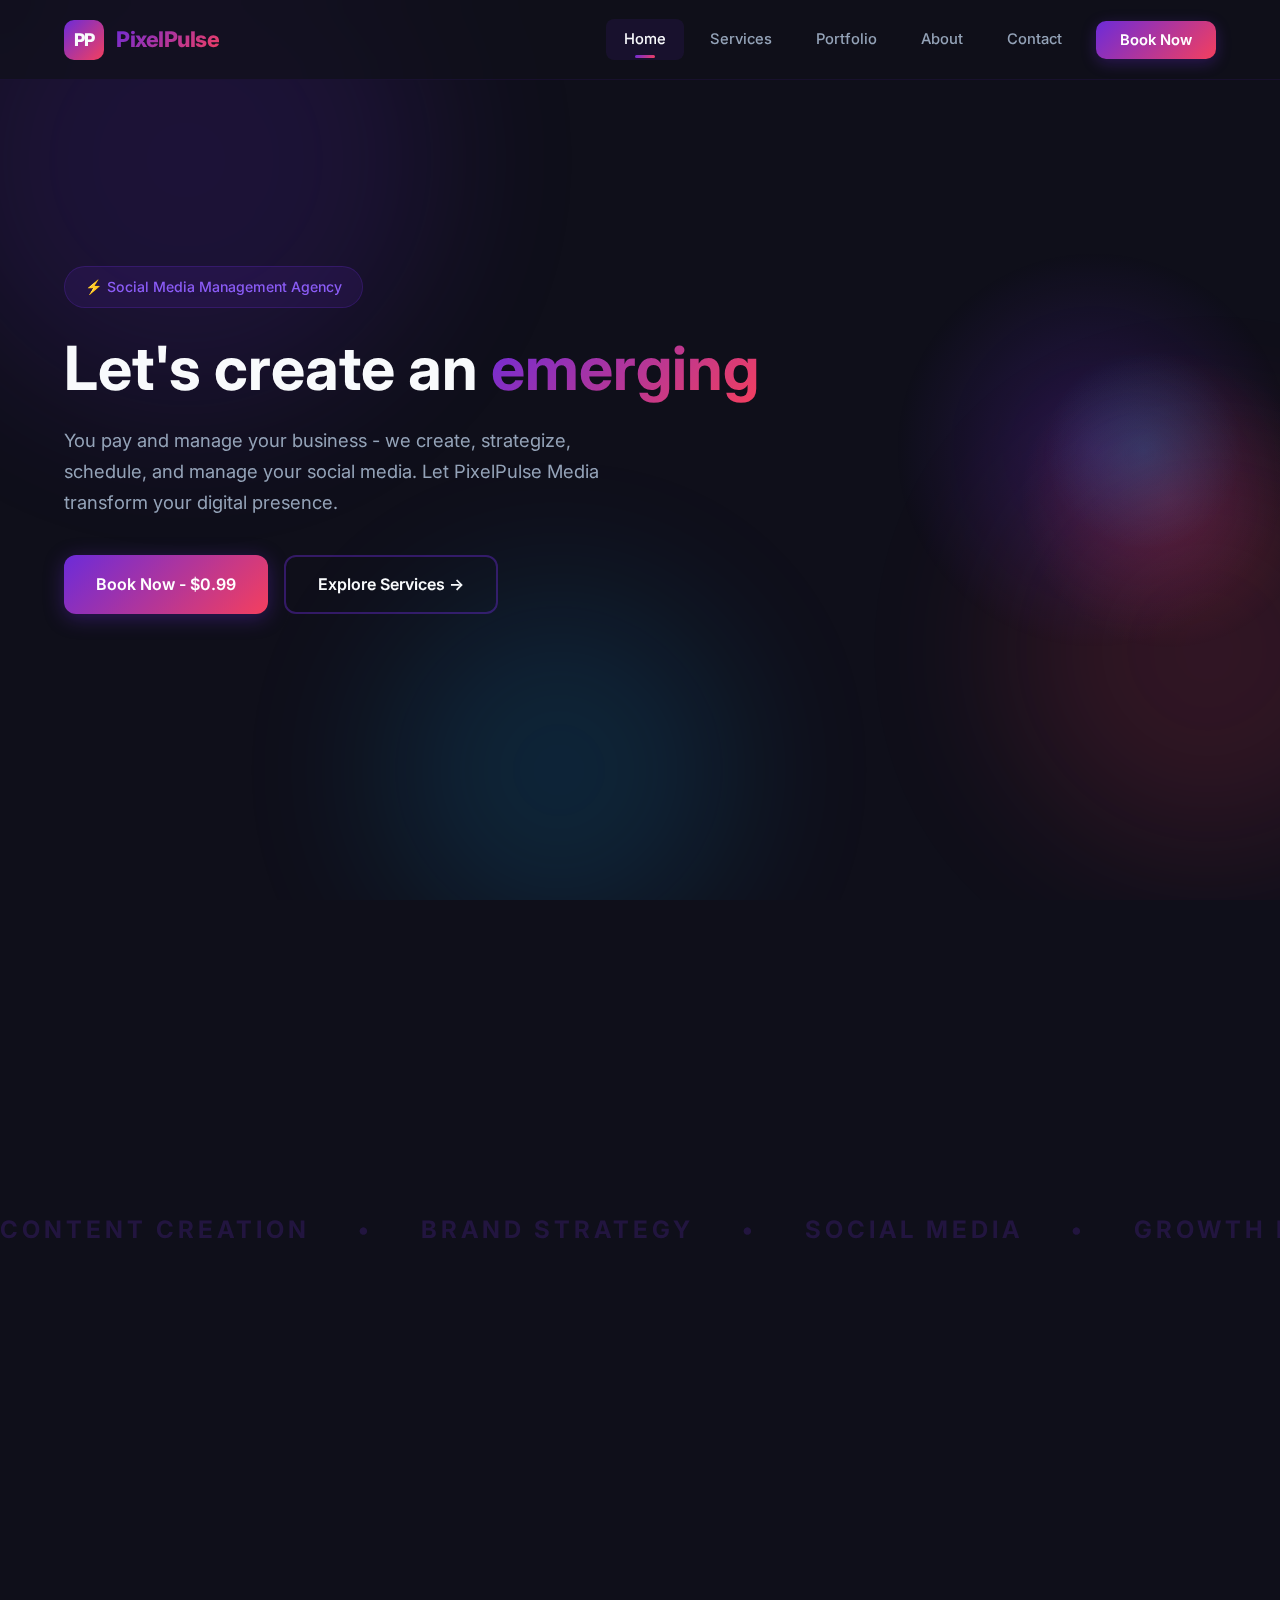
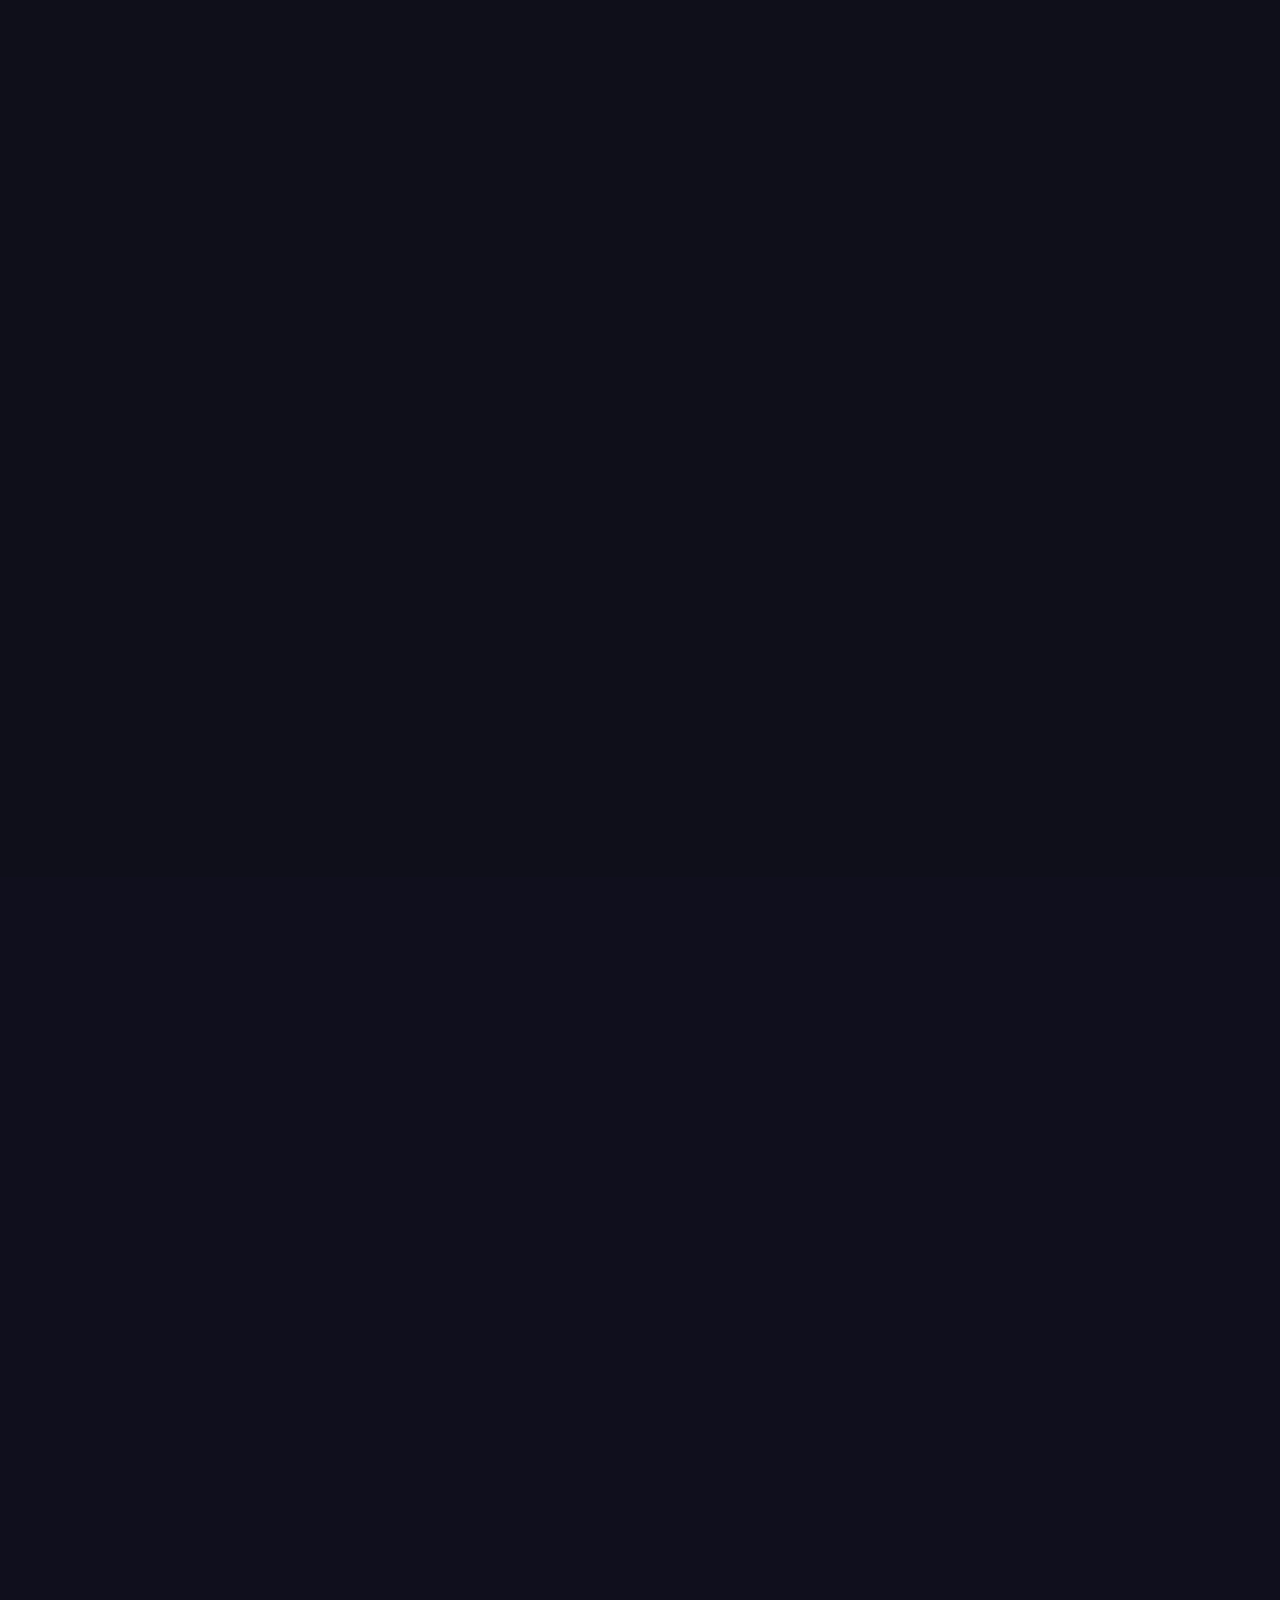
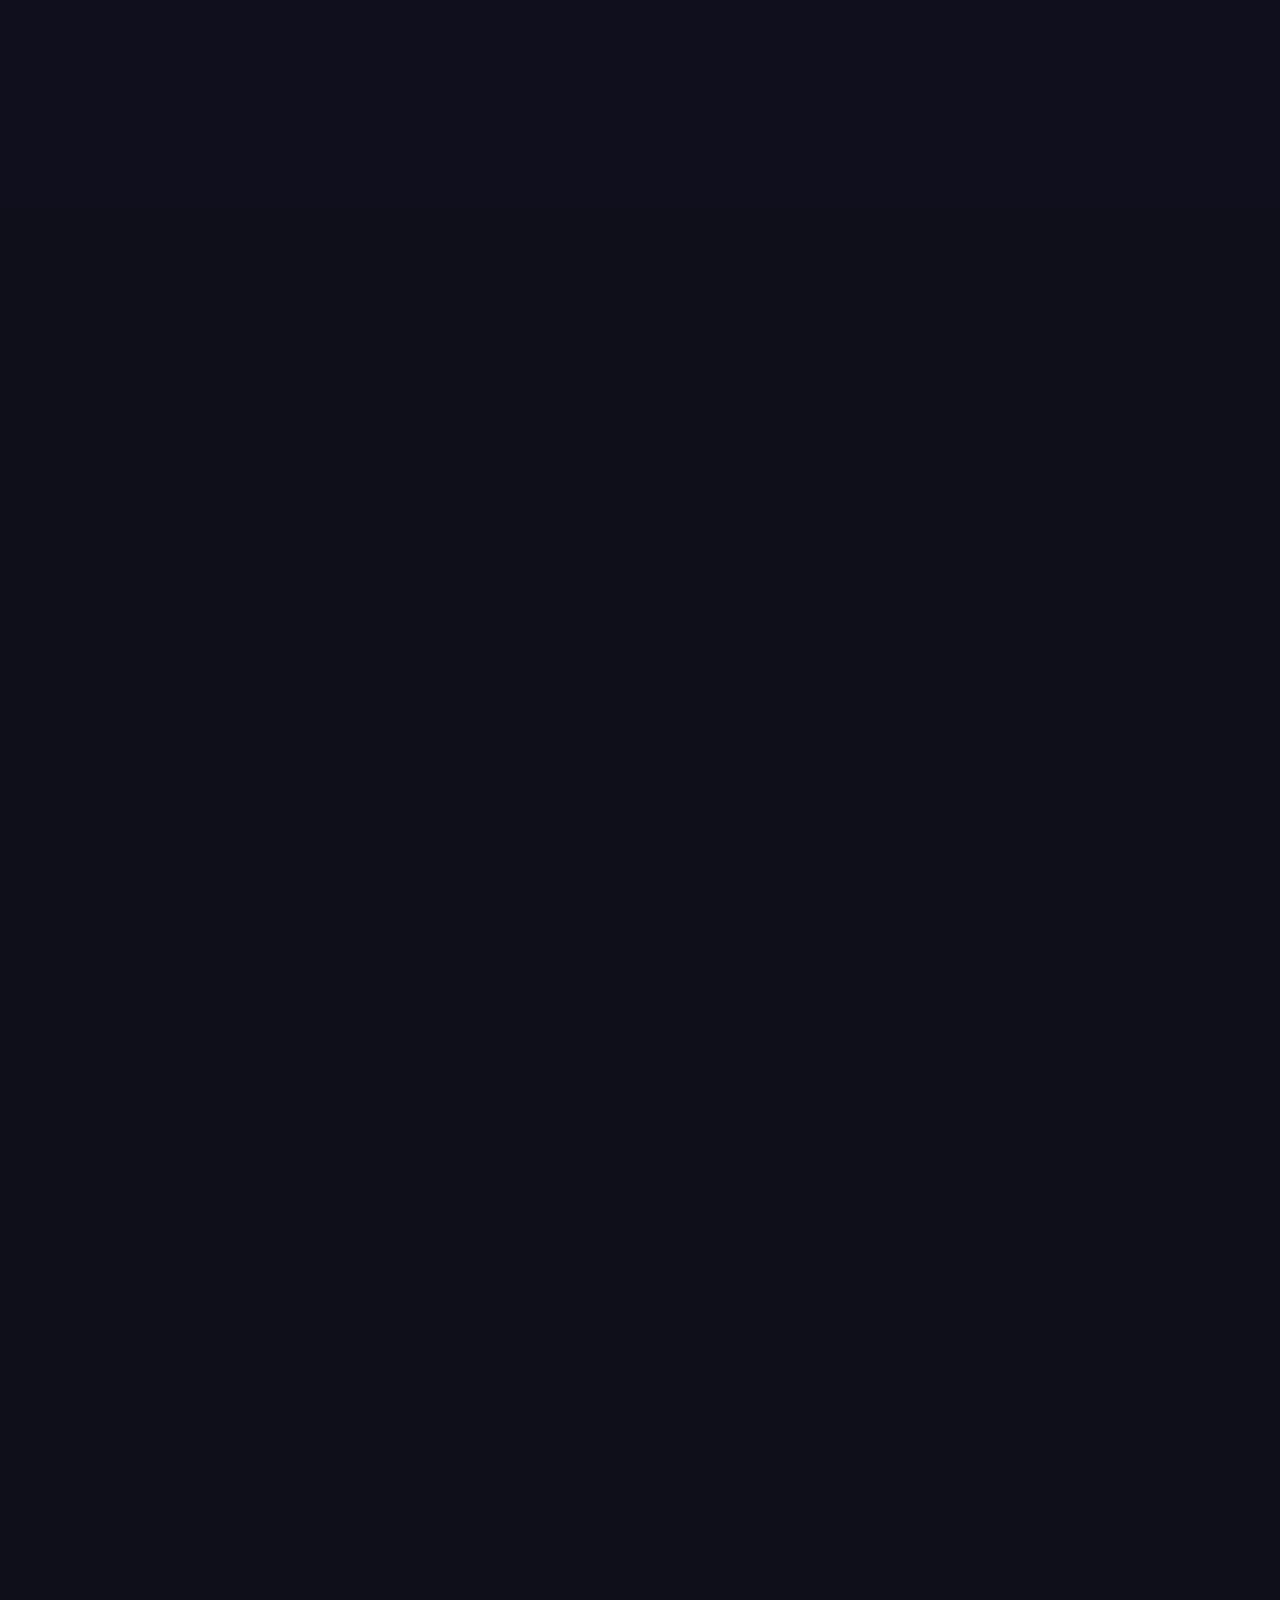
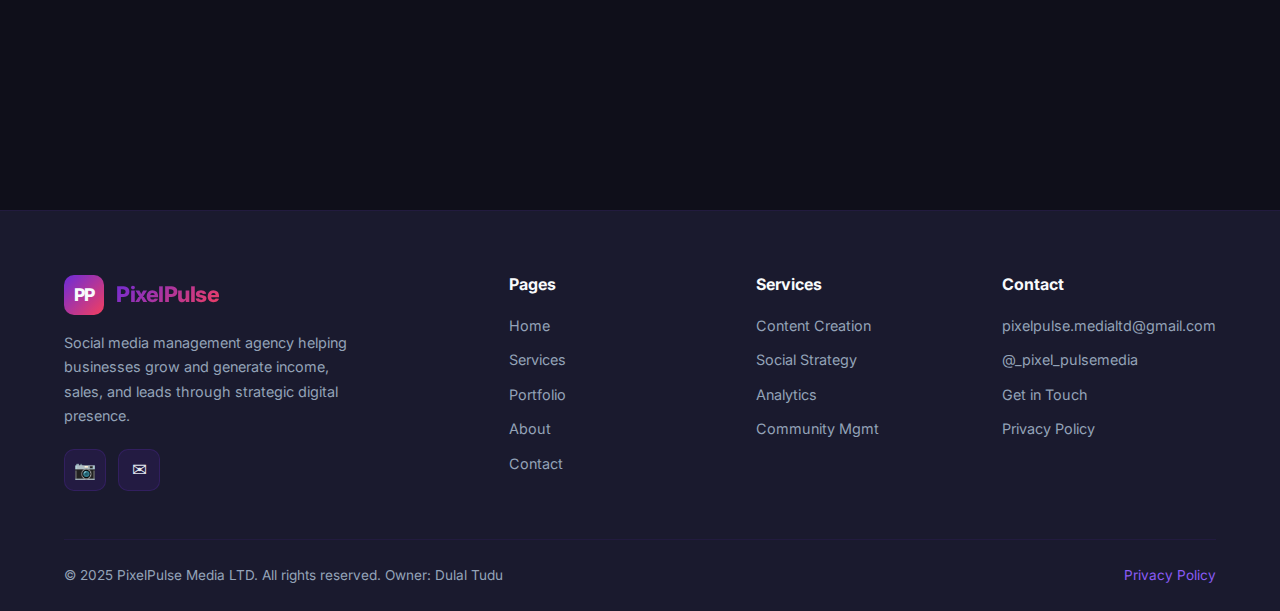
<file: v1/index.html>
<!DOCTYPE html>
<html lang="en">
<head>
  <meta charset="UTF-8">
  <meta name="viewport" content="width=device-width, initial-scale=1.0">
  <title>PixelPulse Media LTD - Social Media Management</title>
  <meta name="description" content="PixelPulse Media LTD helps businesses grow through expert social media management, content creation, and data-driven strategies.">
  <link rel="preconnect" href="https://fonts.googleapis.com">
  <link rel="preconnect" href="https://fonts.gstatic.com" crossorigin>
  <link href="https://fonts.googleapis.com/css2?family=Inter:wght@300;400;500;600;700;800;900&display=swap" rel="stylesheet">
  <link rel="stylesheet" href="styles.css">
</head>
<body>

  <!-- Page Loader -->
  <div class="page-loader">
    <div class="loader-spinner"></div>
  </div>

  <!-- Background Particles -->
  <div class="bg-particles">
    <div class="orb"></div>
    <div class="orb"></div>
    <div class="orb"></div>
  </div>

  <!-- Mobile Nav Overlay -->
  <div class="nav-overlay"></div>

  <!-- Header -->
  <header class="site-header">
    <div class="header-inner">
      <a href="index.html" class="logo">
        <div class="logo-icon">PP</div>
        <span>PixelPulse</span>
      </a>
      <nav class="nav-links">
        <a href="index.html" class="active">Home</a>
        <a href="services.html">Services</a>
        <a href="portfolio.html">Portfolio</a>
        <a href="about.html">About</a>
        <a href="contact.html">Contact</a>
        <div class="nav-cta">
          <a href="https://www.paypal.com/ncp/payment/HTK3UJBBJZZ5L" target="_blank">Book Now</a>
        </div>
      </nav>
      <button class="menu-toggle" aria-label="Toggle navigation">
        <span></span>
        <span></span>
        <span></span>
      </button>
    </div>
  </header>

  <!-- Hero Section -->
  <section class="hero">
    <div class="container">
      <div class="hero-content">
        <div class="hero-badge">
          &#9889; Social Media Management Agency
        </div>
        <h1>Let's create an <span class="gradient-text typed-text" data-words='["emerging brand.","engaged audience.","viral presence.","lasting impact."]'>emerging brand.</span></h1>
        <p>You pay and manage your business - we create, strategize, schedule, and manage your social media. Let PixelPulse Media transform your digital presence.</p>
        <div class="hero-buttons">
          <a href="https://www.paypal.com/ncp/payment/HTK3UJBBJZZ5L" target="_blank" class="btn btn-primary">
            Book Now - $0.99
          </a>
          <a href="services.html" class="btn btn-secondary">
            Explore Services &#8594;
          </a>
        </div>
      </div>
    </div>
    <div class="hero-visual">
      <div class="hero-shape"></div>
      <div class="hero-shape"></div>
      <div class="hero-shape"></div>
    </div>
  </section>

  <!-- Stats Bar -->
  <section style="padding-top: 0;">
    <div class="container">
      <div class="stats-bar reveal">
        <div class="stat-item">
          <div class="stat-number"><span class="count-up" data-target="50" data-suffix="+">0</span></div>
          <div class="stat-label">Happy Clients</div>
        </div>
        <div class="stat-item">
          <div class="stat-number"><span class="count-up" data-target="200" data-suffix="+">0</span></div>
          <div class="stat-label">Campaigns Launched</div>
        </div>
        <div class="stat-item">
          <div class="stat-number"><span class="count-up" data-target="500" data-suffix="K+">0</span></div>
          <div class="stat-label">Impressions Delivered</div>
        </div>
        <div class="stat-item">
          <div class="stat-number"><span class="count-up" data-target="98" data-suffix="%">0</span></div>
          <div class="stat-label">Client Satisfaction</div>
        </div>
      </div>
    </div>
  </section>

  <!-- Marquee -->
  <div class="marquee-section">
    <div class="marquee-track">
      <span class="marquee-item">Content Creation</span>
      <span class="marquee-item">&#8226;</span>
      <span class="marquee-item">Brand Strategy</span>
      <span class="marquee-item">&#8226;</span>
      <span class="marquee-item">Social Media</span>
      <span class="marquee-item">&#8226;</span>
      <span class="marquee-item">Growth Hacking</span>
      <span class="marquee-item">&#8226;</span>
      <span class="marquee-item">Analytics</span>
      <span class="marquee-item">&#8226;</span>
      <span class="marquee-item">Engagement</span>
      <span class="marquee-item">&#8226;</span>
      <span class="marquee-item">Content Creation</span>
      <span class="marquee-item">&#8226;</span>
      <span class="marquee-item">Brand Strategy</span>
      <span class="marquee-item">&#8226;</span>
      <span class="marquee-item">Social Media</span>
      <span class="marquee-item">&#8226;</span>
      <span class="marquee-item">Growth Hacking</span>
      <span class="marquee-item">&#8226;</span>
      <span class="marquee-item">Analytics</span>
      <span class="marquee-item">&#8226;</span>
      <span class="marquee-item">Engagement</span>
    </div>
  </div>

  <!-- Services Overview -->
  <section id="services">
    <div class="container">
      <div class="section-header reveal">
        <div class="section-badge">&#9733; What We Do</div>
        <h2 class="section-title">Services that <span class="gradient-text">drive results</span></h2>
        <p class="section-subtitle">We handle every aspect of your social media so you can focus on what matters most - running your business.</p>
      </div>
      <div class="services-grid stagger-children">
        <div class="card">
          <div class="card-icon">&#127912;</div>
          <h3>Content Creation</h3>
          <p>Eye-catching graphics, reels, stories, and posts tailored to your brand identity. We create scroll-stopping content that converts.</p>
        </div>
        <div class="card">
          <div class="card-icon">&#128197;</div>
          <h3>Scheduling & Publishing</h3>
          <p>Strategic posting at peak times across all platforms. Consistent content delivery that keeps your audience engaged 24/7.</p>
        </div>
        <div class="card">
          <div class="card-icon">&#128200;</div>
          <h3>Analytics & Reporting</h3>
          <p>Data-driven insights to track your growth. Monthly reports with actionable recommendations to optimize performance.</p>
        </div>
        <div class="card">
          <div class="card-icon">&#128172;</div>
          <h3>Community Management</h3>
          <p>Active engagement with your audience - responding to comments, messages, and building a loyal community around your brand.</p>
        </div>
      </div>
      <div class="text-center mt-4 reveal">
        <a href="services.html" class="btn btn-secondary">View All Services &#8594;</a>
      </div>
    </div>
  </section>

  <!-- Before & After / Portfolio Preview -->
  <section id="portfolio" style="background: rgba(108,43,217,0.02);">
    <div class="container">
      <div class="section-header reveal">
        <div class="section-badge">&#128247; Results</div>
        <h2 class="section-title">Before & <span class="gradient-text">After</span></h2>
        <p class="section-subtitle">Real profile transformations we created for clients. Numbers don't lie.</p>
      </div>
      <div class="portfolio-grid stagger-children">
        <div class="portfolio-card">
          <div class="portfolio-image">
            <div class="portfolio-before-after">
              <div class="portfolio-before">
                <span class="ba-label">Before</span>
                <span class="ba-metric">320</span>
                <span class="ba-detail">followers</span>
              </div>
              <div class="portfolio-after">
                <span class="ba-label">After</span>
                <span class="ba-metric">8.2K</span>
                <span class="ba-detail">followers</span>
              </div>
            </div>
          </div>
          <div class="portfolio-info">
            <h3>Boutique Fashion Brand</h3>
            <p>2,462% follower growth in 3 months with targeted content strategy and influencer collaborations.</p>
            <div class="portfolio-tags">
              <span class="portfolio-tag">Instagram</span>
              <span class="portfolio-tag">Content</span>
              <span class="portfolio-tag">Growth</span>
            </div>
          </div>
        </div>
        <div class="portfolio-card">
          <div class="portfolio-image">
            <div class="portfolio-before-after">
              <div class="portfolio-before">
                <span class="ba-label">Before</span>
                <span class="ba-metric">1.2%</span>
                <span class="ba-detail">engagement</span>
              </div>
              <div class="portfolio-after">
                <span class="ba-label">After</span>
                <span class="ba-metric">7.8%</span>
                <span class="ba-detail">engagement</span>
              </div>
            </div>
          </div>
          <div class="portfolio-info">
            <h3>Local Restaurant Chain</h3>
            <p>550% boost in engagement through food photography, reels, and community-driven campaigns.</p>
            <div class="portfolio-tags">
              <span class="portfolio-tag">Facebook</span>
              <span class="portfolio-tag">Reels</span>
              <span class="portfolio-tag">Engagement</span>
            </div>
          </div>
        </div>
        <div class="portfolio-card">
          <div class="portfolio-image">
            <div class="portfolio-before-after">
              <div class="portfolio-before">
                <span class="ba-label">Before</span>
                <span class="ba-metric">$800</span>
                <span class="ba-detail">monthly revenue</span>
              </div>
              <div class="portfolio-after">
                <span class="ba-label">After</span>
                <span class="ba-metric">$12K</span>
                <span class="ba-detail">monthly revenue</span>
              </div>
            </div>
          </div>
          <div class="portfolio-info">
            <h3>E-Commerce Startup</h3>
            <p>1,400% revenue increase through social selling, targeted ads, and conversion-optimized funnels.</p>
            <div class="portfolio-tags">
              <span class="portfolio-tag">TikTok</span>
              <span class="portfolio-tag">Ads</span>
              <span class="portfolio-tag">Sales</span>
            </div>
          </div>
        </div>
      </div>
      <div class="text-center mt-4 reveal">
        <a href="portfolio.html" class="btn btn-secondary">See Full Portfolio &#8594;</a>
      </div>
    </div>
  </section>

  <!-- Testimonials -->
  <section id="testimonials">
    <div class="container">
      <div class="section-header reveal">
        <div class="section-badge">&#128140; Testimonials</div>
        <h2 class="section-title">What clients <span class="gradient-text">say</span></h2>
        <p class="section-subtitle">Don't just take our word for it. Here's what our clients have to say about working with us.</p>
      </div>
      <div class="testimonial-grid stagger-children">
        <div class="testimonial-card">
          <div class="testimonial-stars">&#9733;&#9733;&#9733;&#9733;&#9733;</div>
          <p class="testimonial-text">"PixelPulse completely transformed our brand look and engagement. Highly recommended!"</p>
          <div class="testimonial-author">
            <div class="testimonial-avatar">SM</div>
            <div>
              <div class="testimonial-name">Sophia M.</div>
              <div class="testimonial-role">CEO, Bloom Studios</div>
            </div>
          </div>
        </div>
        <div class="testimonial-card">
          <div class="testimonial-stars">&#9733;&#9733;&#9733;&#9733;&#9733;</div>
          <p class="testimonial-text">"Love their attention to detail and data-driven strategy. Our numbers have never been better."</p>
          <div class="testimonial-author">
            <div class="testimonial-avatar">RS</div>
            <div>
              <div class="testimonial-name">Ravi S.</div>
              <div class="testimonial-role">Founder, TechNova</div>
            </div>
          </div>
        </div>
        <div class="testimonial-card">
          <div class="testimonial-stars">&#9733;&#9733;&#9733;&#9733;&#9733;</div>
          <p class="testimonial-text">"From dull to dynamic - PixelPulse made us stand out in a crowded market!"</p>
          <div class="testimonial-author">
            <div class="testimonial-avatar">AP</div>
            <div>
              <div class="testimonial-name">Amanda P.</div>
              <div class="testimonial-role">Marketing Director</div>
            </div>
          </div>
        </div>
        <div class="testimonial-card">
          <div class="testimonial-stars">&#9733;&#9733;&#9733;&#9733;&#9734;</div>
          <p class="testimonial-text">"Good service, but could improve response time. Overall a solid experience and great results."</p>
          <div class="testimonial-author">
            <div class="testimonial-avatar">KA</div>
            <div>
              <div class="testimonial-name">Khalid A.</div>
              <div class="testimonial-role">Business Owner</div>
            </div>
          </div>
        </div>
        <div class="testimonial-card">
          <div class="testimonial-stars">&#9733;&#9733;&#9733;&#9733;&#9733;</div>
          <p class="testimonial-text">"Amazing ROI and growth within just two months! Dulal and the team really know their craft."</p>
          <div class="testimonial-author">
            <div class="testimonial-avatar">LD</div>
            <div>
              <div class="testimonial-name">Liam D.</div>
              <div class="testimonial-role">Co-Founder, FreshBite</div>
            </div>
          </div>
        </div>
      </div>
    </div>
  </section>

  <!-- CTA Section -->
  <section class="cta-section" id="book">
    <div class="container">
      <div class="cta-box reveal-scale">
        <h2>Ready to <span class="gradient-text">grow?</span></h2>
        <p>Book a $0.99 consultation. After payment, schedule your strategy call on Google Calendar.</p>
        <div class="cta-buttons">
          <a href="https://www.paypal.com/ncp/payment/HTK3UJBBJZZ5L" target="_blank" class="btn btn-primary">
            Book Now - $0.99
          </a>
          <a href="https://calendar.app.google/ZochZ2Sna3BbwpYU6" target="_blank" class="btn btn-secondary">
            Open Calendar
          </a>
        </div>
        <p class="cta-note">Your $0.99 booking fee will be adjusted with your first month or refunded (10% deduction applies).</p>
      </div>
    </div>
  </section>

  <!-- Footer -->
  <footer class="site-footer">
    <div class="container">
      <div class="footer-grid">
        <div class="footer-about">
          <a href="index.html" class="logo">
            <div class="logo-icon">PP</div>
            <span>PixelPulse</span>
          </a>
          <p>Social media management agency helping businesses grow and generate income, sales, and leads through strategic digital presence.</p>
          <div class="footer-socials">
            <a href="https://instagram.com/_pixel_pulsemedia" target="_blank" class="footer-social-link" aria-label="Instagram">&#128247;</a>
            <a href="mailto:pixelpulse.medialtd@gmail.com" class="footer-social-link" aria-label="Email">&#9993;</a>
          </div>
        </div>
        <div class="footer-section">
          <h4>Pages</h4>
          <div class="footer-links">
            <a href="index.html">Home</a>
            <a href="services.html">Services</a>
            <a href="portfolio.html">Portfolio</a>
            <a href="about.html">About</a>
            <a href="contact.html">Contact</a>
          </div>
        </div>
        <div class="footer-section">
          <h4>Services</h4>
          <div class="footer-links">
            <a href="services.html">Content Creation</a>
            <a href="services.html">Social Strategy</a>
            <a href="services.html">Analytics</a>
            <a href="services.html">Community Mgmt</a>
          </div>
        </div>
        <div class="footer-section">
          <h4>Contact</h4>
          <div class="footer-links">
            <a href="mailto:pixelpulse.medialtd@gmail.com">pixelpulse.medialtd@gmail.com</a>
            <a href="https://instagram.com/_pixel_pulsemedia" target="_blank">@_pixel_pulsemedia</a>
            <a href="contact.html">Get in Touch</a>
            <a href="privacy.html">Privacy Policy</a>
          </div>
        </div>
      </div>
      <div class="footer-bottom">
        <span>&copy; 2025 PixelPulse Media LTD. All rights reserved. Owner: Dulal Tudu</span>
        <span><a href="privacy.html">Privacy Policy</a></span>
      </div>
    </div>
  </footer>

  <script src="script.js"></script>
</body>
</html>
</file>
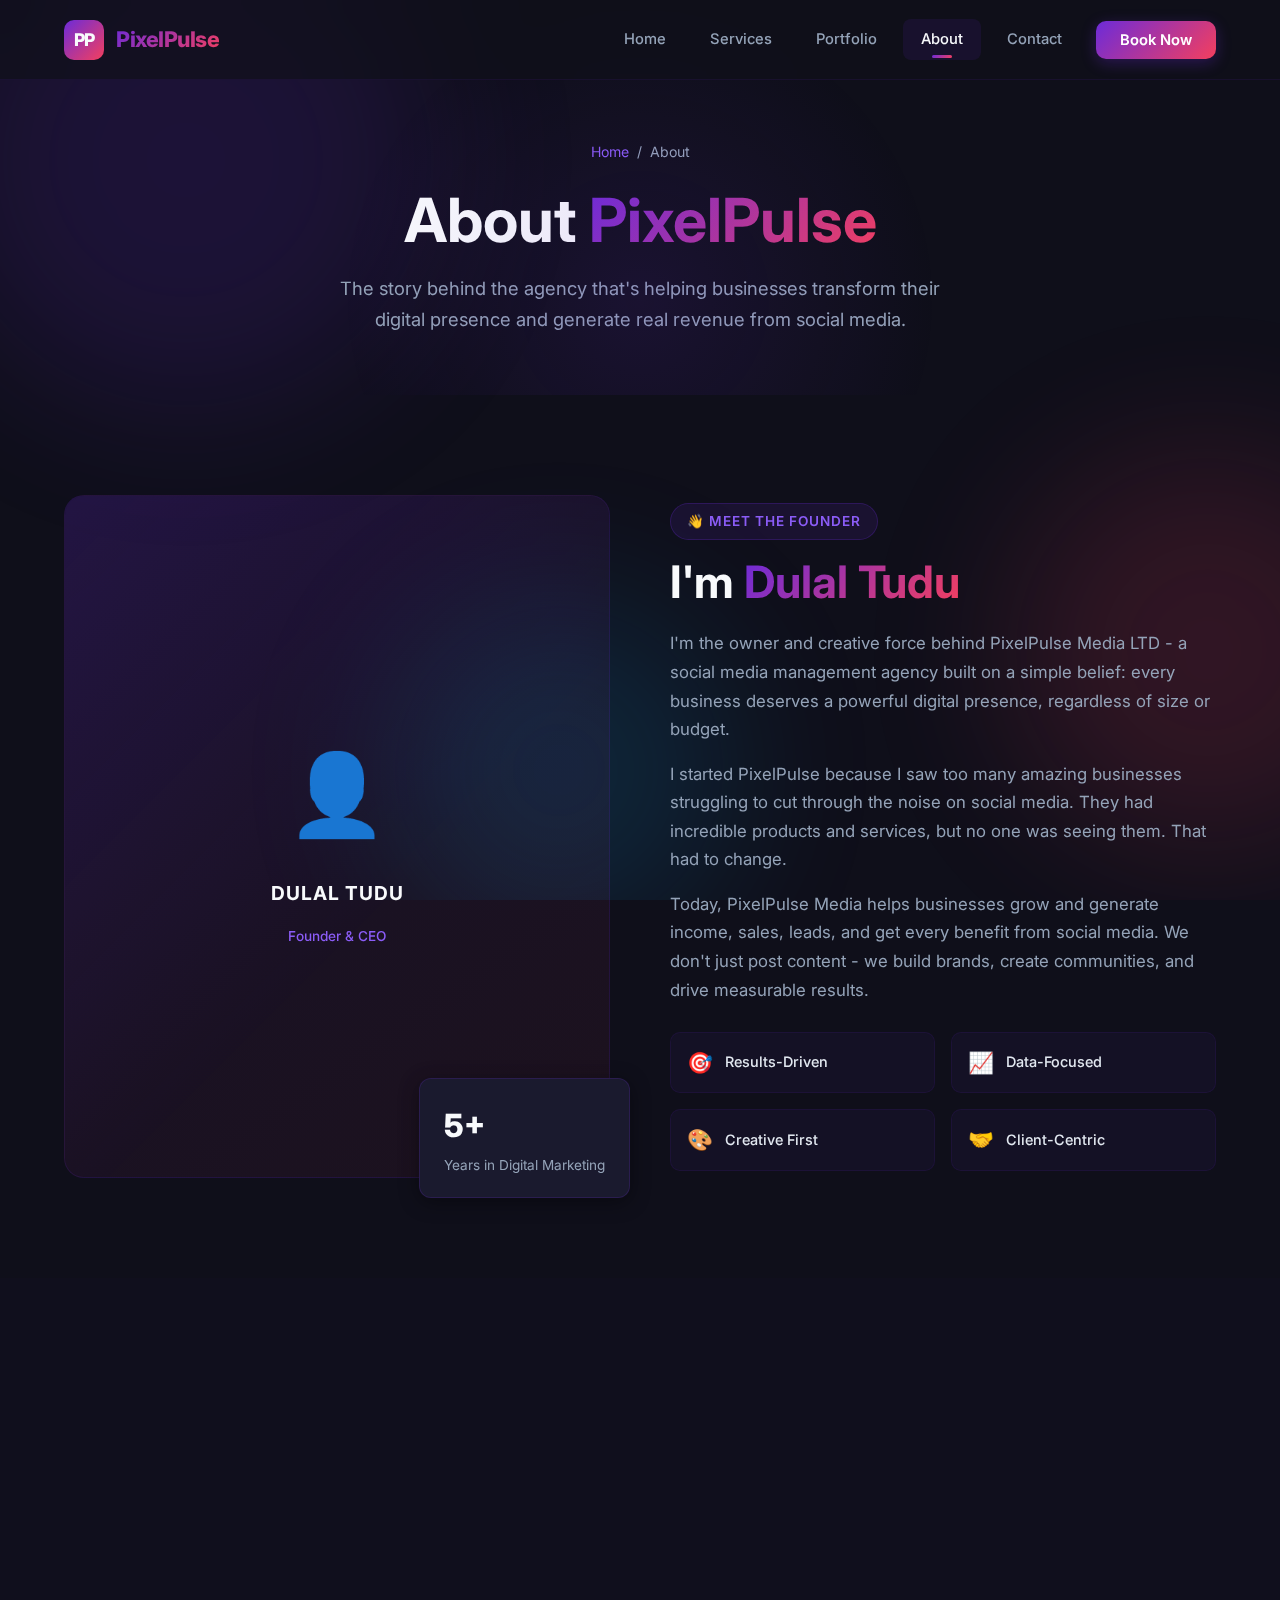
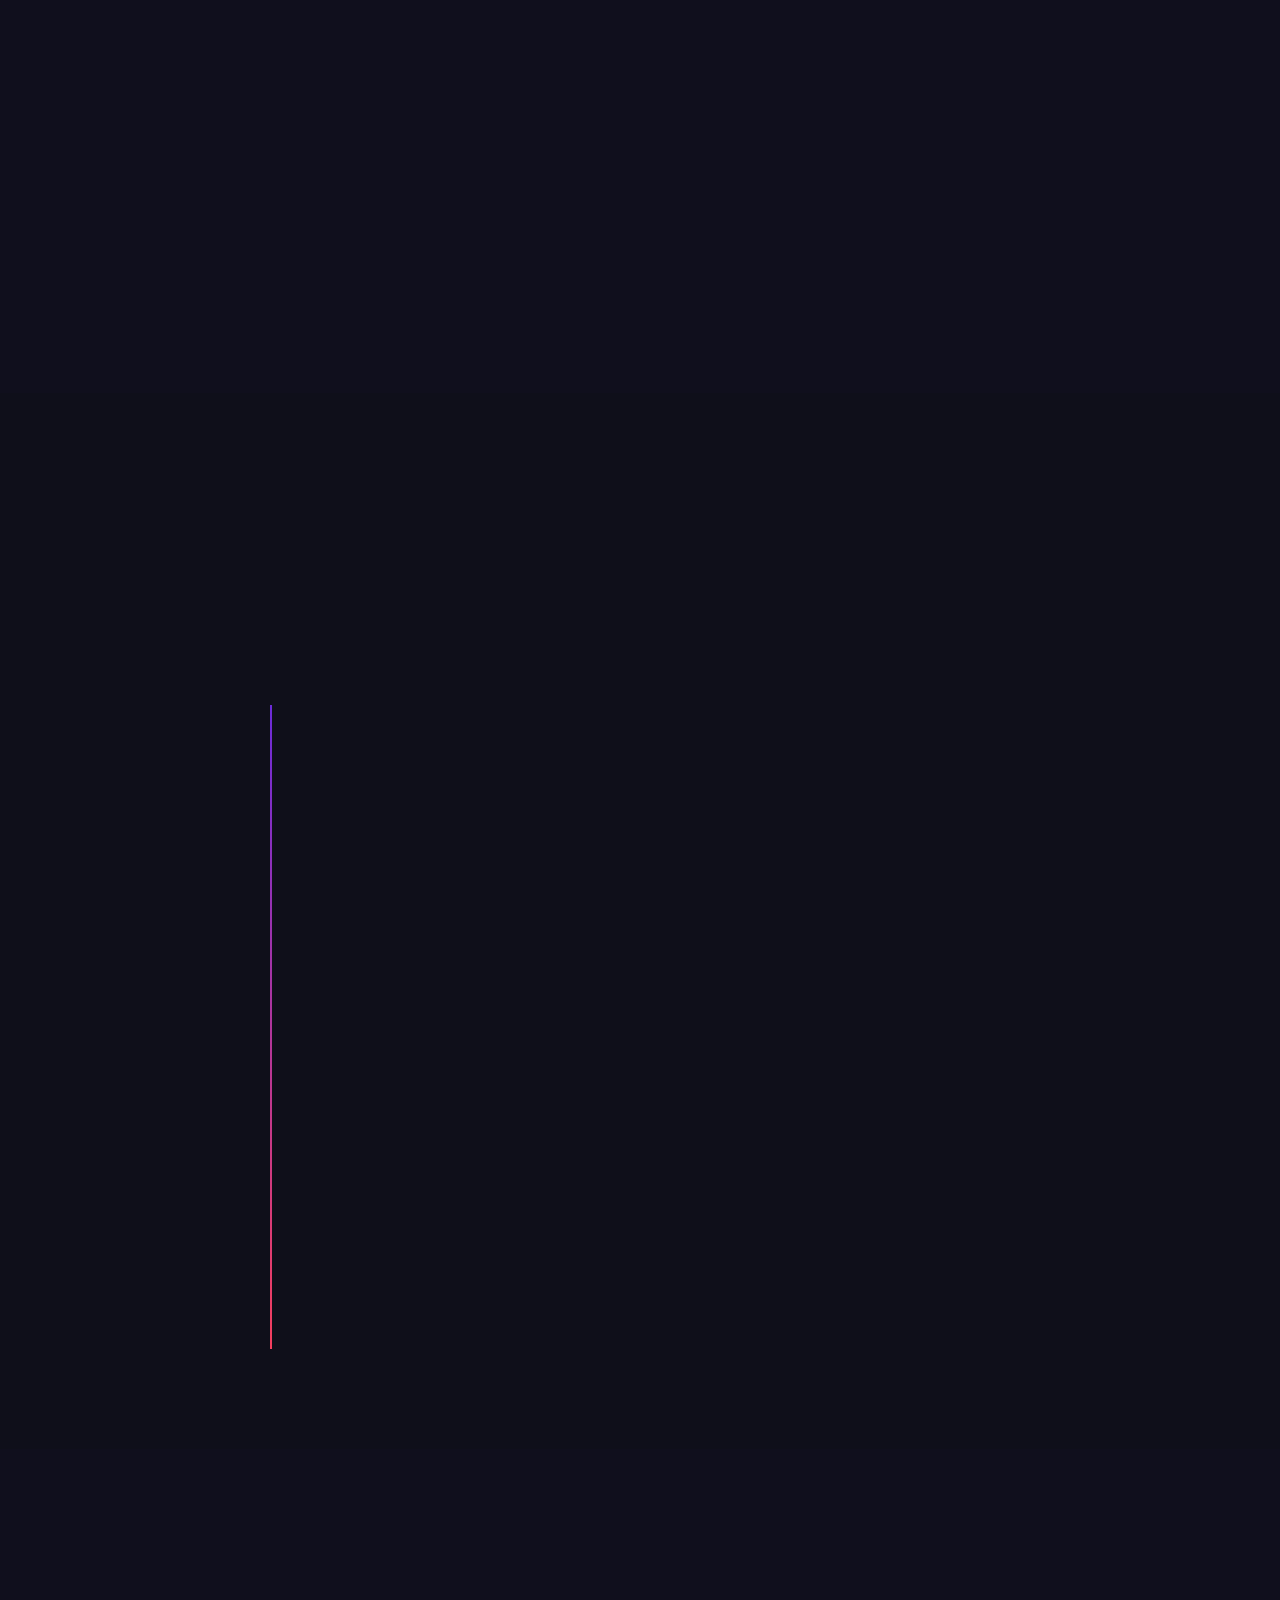
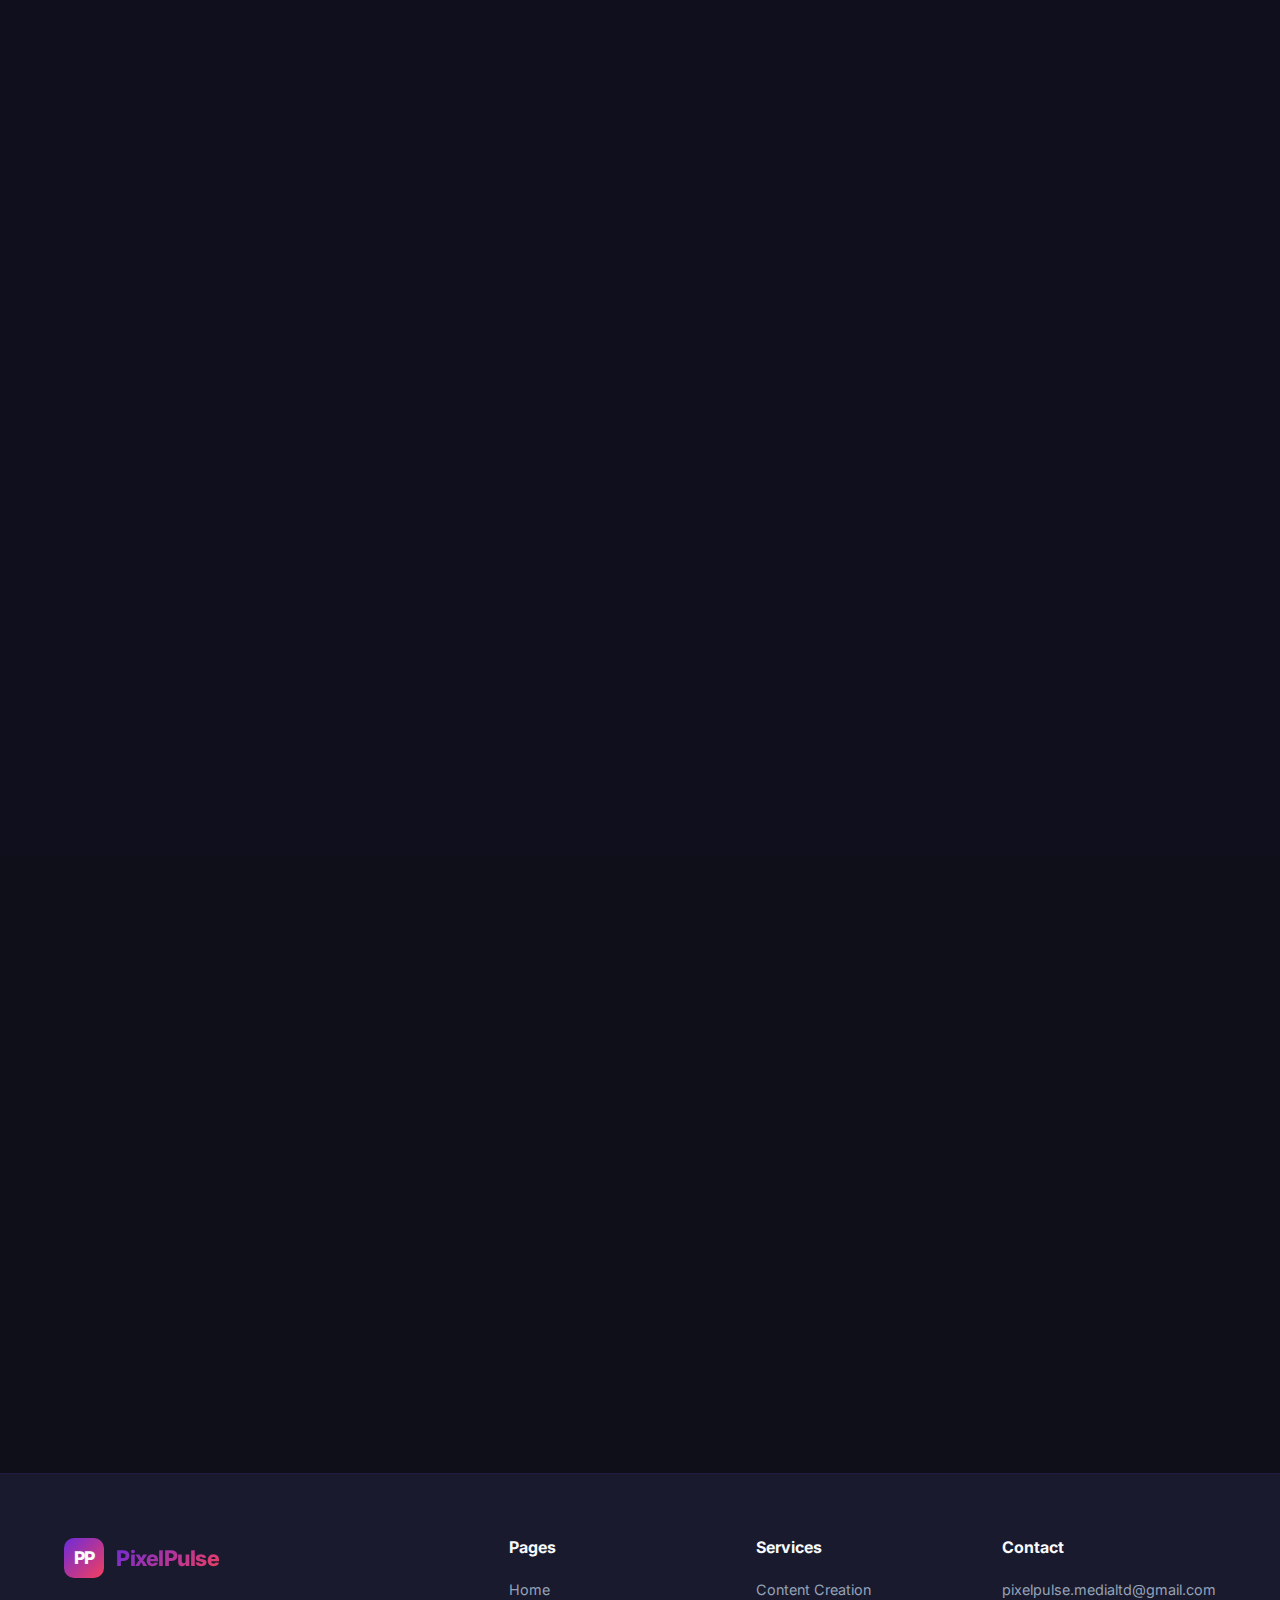
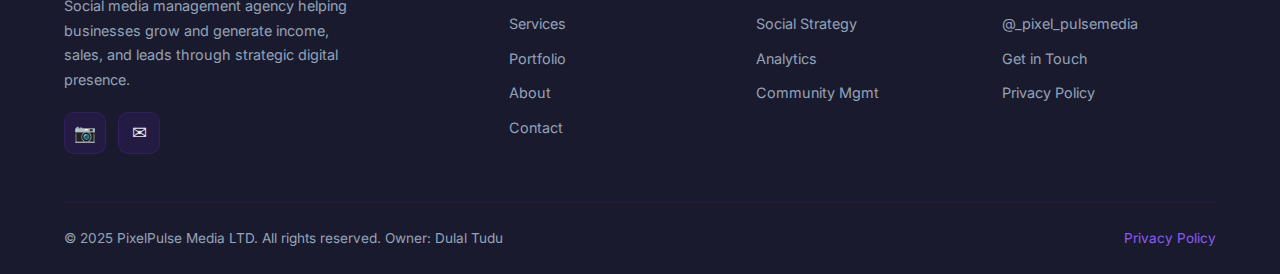
<file: v1/about.html>
<!DOCTYPE html>
<html lang="en">
<head>
  <meta charset="UTF-8">
  <meta name="viewport" content="width=device-width, initial-scale=1.0">
  <title>About - PixelPulse Media LTD</title>
  <meta name="description" content="Meet Dulal Tudu, the founder of PixelPulse Media LTD. Learn about our mission, values, and the story behind the agency.">
  <link rel="preconnect" href="https://fonts.googleapis.com">
  <link rel="preconnect" href="https://fonts.gstatic.com" crossorigin>
  <link href="https://fonts.googleapis.com/css2?family=Inter:wght@300;400;500;600;700;800;900&display=swap" rel="stylesheet">
  <link rel="stylesheet" href="styles.css">
</head>
<body>

  <!-- Page Loader -->
  <div class="page-loader">
    <div class="loader-spinner"></div>
  </div>

  <!-- Background Particles -->
  <div class="bg-particles">
    <div class="orb"></div>
    <div class="orb"></div>
    <div class="orb"></div>
  </div>

  <!-- Mobile Nav Overlay -->
  <div class="nav-overlay"></div>

  <!-- Header -->
  <header class="site-header">
    <div class="header-inner">
      <a href="index.html" class="logo">
        <div class="logo-icon">PP</div>
        <span>PixelPulse</span>
      </a>
      <nav class="nav-links">
        <a href="index.html">Home</a>
        <a href="services.html">Services</a>
        <a href="portfolio.html">Portfolio</a>
        <a href="about.html" class="active">About</a>
        <a href="contact.html">Contact</a>
        <div class="nav-cta">
          <a href="https://www.paypal.com/ncp/payment/HTK3UJBBJZZ5L" target="_blank">Book Now</a>
        </div>
      </nav>
      <button class="menu-toggle" aria-label="Toggle navigation">
        <span></span>
        <span></span>
        <span></span>
      </button>
    </div>
  </header>

  <!-- Page Hero -->
  <section class="page-hero">
    <div class="container">
      <div class="breadcrumb">
        <a href="index.html">Home</a>
        <span class="separator">/</span>
        <span>About</span>
      </div>
      <h1>About <span class="gradient-text">PixelPulse</span></h1>
      <p>The story behind the agency that's helping businesses transform their digital presence and generate real revenue from social media.</p>
    </div>
  </section>

  <!-- About Dulal -->
  <section>
    <div class="container">
      <div class="about-grid">
        <div class="about-image-wrapper reveal-left">
          <div class="about-image">
            <div style="font-size: 4rem; position: relative; z-index: 2; display: flex; flex-direction: column; align-items: center; gap: 16px;">
              <span style="font-size: 5rem;">&#128100;</span>
              <span style="font-size: 1.2rem; font-weight: 700; color: var(--text-bright); letter-spacing: 1px;">DULAL TUDU</span>
              <span style="font-size: 0.85rem; color: var(--primary-light); font-weight: 500;">Founder & CEO</span>
            </div>
          </div>
          <div class="about-float-card">
            <div style="font-size: 2rem; font-weight: 800; color: var(--text-bright);">5+</div>
            <div style="font-size: 0.85rem; color: var(--text-muted);">Years in Digital Marketing</div>
          </div>
        </div>
        <div class="about-text reveal-right">
          <div class="section-badge">&#128075; Meet the Founder</div>
          <h2>I'm <span class="gradient-text">Dulal Tudu</span></h2>
          <p>I'm the owner and creative force behind PixelPulse Media LTD - a social media management agency built on a simple belief: every business deserves a powerful digital presence, regardless of size or budget.</p>
          <p>I started PixelPulse because I saw too many amazing businesses struggling to cut through the noise on social media. They had incredible products and services, but no one was seeing them. That had to change.</p>
          <p>Today, PixelPulse Media helps businesses grow and generate income, sales, leads, and get every benefit from social media. We don't just post content - we build brands, create communities, and drive measurable results.</p>
          <div class="about-highlights">
            <div class="highlight-item">
              <span class="highlight-icon">&#127919;</span>
              <span class="highlight-text">Results-Driven</span>
            </div>
            <div class="highlight-item">
              <span class="highlight-icon">&#128200;</span>
              <span class="highlight-text">Data-Focused</span>
            </div>
            <div class="highlight-item">
              <span class="highlight-icon">&#127912;</span>
              <span class="highlight-text">Creative First</span>
            </div>
            <div class="highlight-item">
              <span class="highlight-icon">&#129309;</span>
              <span class="highlight-text">Client-Centric</span>
            </div>
          </div>
        </div>
      </div>
    </div>
  </section>

  <!-- Mission & Vision -->
  <section style="background: rgba(108,43,217,0.02);">
    <div class="container">
      <div class="section-header reveal">
        <div class="section-badge">&#128161; Our Purpose</div>
        <h2 class="section-title">Mission & <span class="gradient-text">Vision</span></h2>
      </div>
      <div class="services-grid stagger-children">
        <div class="card">
          <div class="card-icon">&#127793;</div>
          <h3>Our Mission</h3>
          <p>To empower businesses of all sizes with world-class social media management that drives real, measurable growth. We believe every brand has a story worth telling - and we're here to amplify it to the right audience.</p>
        </div>
        <div class="card">
          <div class="card-icon">&#128301;</div>
          <h3>Our Vision</h3>
          <p>To become the most trusted social media agency for emerging brands worldwide. We envision a future where no great business goes unseen because of a lack of digital expertise or resources.</p>
        </div>
        <div class="card">
          <div class="card-icon">&#128142;</div>
          <h3>Our Values</h3>
          <p>Transparency, creativity, and accountability. We share real numbers, push creative boundaries, and own our results. No vanity metrics - only growth that impacts your bottom line.</p>
        </div>
      </div>
    </div>
  </section>

  <!-- Why Choose Us -->
  <section>
    <div class="container">
      <div class="section-header reveal">
        <div class="section-badge">&#128640; Why Us</div>
        <h2 class="section-title">Why brands choose <span class="gradient-text">PixelPulse</span></h2>
        <p class="section-subtitle">In a sea of social media agencies, here's what makes us different.</p>
      </div>
      <div class="process-timeline">
        <div class="process-step reveal-left">
          <div class="process-number">&#10003;</div>
          <div class="process-content">
            <h3>Affordable Without Compromise</h3>
            <p>Premium social media management doesn't have to cost a premium. Our pricing is designed for growing businesses, with plans starting at accessible rates and a $0.99 risk-free consultation.</p>
          </div>
        </div>
        <div class="process-step reveal-left">
          <div class="process-number">&#10003;</div>
          <div class="process-content">
            <h3>Data-Driven Creativity</h3>
            <p>We don't guess - we analyze. Every creative decision is backed by performance data, audience insights, and platform trends. The result? Content that's beautiful AND effective.</p>
          </div>
        </div>
        <div class="process-step reveal-left">
          <div class="process-number">&#10003;</div>
          <div class="process-content">
            <h3>Full Transparency</h3>
            <p>No hidden fees, no vague metrics, no black-box strategies. You get detailed reports, clear communication, and full visibility into what we're doing and why.</p>
          </div>
        </div>
        <div class="process-step reveal-left">
          <div class="process-number">&#10003;</div>
          <div class="process-content">
            <h3>Personalized Approach</h3>
            <p>We don't use cookie-cutter templates. Every strategy is custom-built for your brand, audience, and goals. You get a dedicated point of contact who truly understands your business.</p>
          </div>
        </div>
        <div class="process-step reveal-left">
          <div class="process-number">&#10003;</div>
          <div class="process-content">
            <h3>Proven Track Record</h3>
            <p>From 320 to 8,200 followers. From $800 to $12K monthly revenue. From 1.2% to 7.8% engagement. Our portfolio speaks for itself - and we'd love to add your success story to it.</p>
          </div>
        </div>
      </div>
    </div>
  </section>

  <!-- Platforms We Specialize In -->
  <section style="background: rgba(108,43,217,0.02);">
    <div class="container">
      <div class="section-header reveal">
        <div class="section-badge">&#127760; Platforms</div>
        <h2 class="section-title">Platforms we <span class="gradient-text">master</span></h2>
        <p class="section-subtitle">We create platform-specific strategies that leverage each network's unique strengths.</p>
      </div>
      <div class="services-grid stagger-children">
        <div class="card" style="text-align: center;">
          <div class="card-icon" style="margin: 0 auto 20px; font-size: 2rem;">&#128248;</div>
          <h3>Instagram</h3>
          <p>Reels, Stories, Posts, Carousels - we master the visual platform that drives brand discovery and engagement.</p>
        </div>
        <div class="card" style="text-align: center;">
          <div class="card-icon" style="margin: 0 auto 20px; font-size: 2rem;">&#127909;</div>
          <h3>TikTok</h3>
          <p>Short-form video content that rides trends, builds virality, and connects with Gen Z and Millennial audiences.</p>
        </div>
        <div class="card" style="text-align: center;">
          <div class="card-icon" style="margin: 0 auto 20px; font-size: 2rem;">&#128101;</div>
          <h3>Facebook</h3>
          <p>Community building, targeted advertising, and content strategies for the world's largest social network.</p>
        </div>
        <div class="card" style="text-align: center;">
          <div class="card-icon" style="margin: 0 auto 20px; font-size: 2rem;">&#128188;</div>
          <h3>LinkedIn</h3>
          <p>Thought leadership, B2B lead generation, and professional brand building for businesses and executives.</p>
        </div>
      </div>
    </div>
  </section>

  <!-- CTA Section -->
  <section class="cta-section">
    <div class="container">
      <div class="cta-box reveal-scale">
        <h2>Let's work <span class="gradient-text">together</span></h2>
        <p>Ready to transform your social media presence? Let's start the conversation with a quick consultation.</p>
        <div class="cta-buttons">
          <a href="https://www.paypal.com/ncp/payment/HTK3UJBBJZZ5L" target="_blank" class="btn btn-primary">Book Now - $0.99</a>
          <a href="contact.html" class="btn btn-secondary">Contact Us</a>
        </div>
        <p class="cta-note">Your $0.99 booking fee will be adjusted with your first month or refunded (10% deduction applies).</p>
      </div>
    </div>
  </section>

  <!-- Footer -->
  <footer class="site-footer">
    <div class="container">
      <div class="footer-grid">
        <div class="footer-about">
          <a href="index.html" class="logo">
            <div class="logo-icon">PP</div>
            <span>PixelPulse</span>
          </a>
          <p>Social media management agency helping businesses grow and generate income, sales, and leads through strategic digital presence.</p>
          <div class="footer-socials">
            <a href="https://instagram.com/_pixel_pulsemedia" target="_blank" class="footer-social-link" aria-label="Instagram">&#128247;</a>
            <a href="mailto:pixelpulse.medialtd@gmail.com" class="footer-social-link" aria-label="Email">&#9993;</a>
          </div>
        </div>
        <div class="footer-section">
          <h4>Pages</h4>
          <div class="footer-links">
            <a href="index.html">Home</a>
            <a href="services.html">Services</a>
            <a href="portfolio.html">Portfolio</a>
            <a href="about.html">About</a>
            <a href="contact.html">Contact</a>
          </div>
        </div>
        <div class="footer-section">
          <h4>Services</h4>
          <div class="footer-links">
            <a href="services.html">Content Creation</a>
            <a href="services.html">Social Strategy</a>
            <a href="services.html">Analytics</a>
            <a href="services.html">Community Mgmt</a>
          </div>
        </div>
        <div class="footer-section">
          <h4>Contact</h4>
          <div class="footer-links">
            <a href="mailto:pixelpulse.medialtd@gmail.com">pixelpulse.medialtd@gmail.com</a>
            <a href="https://instagram.com/_pixel_pulsemedia" target="_blank">@_pixel_pulsemedia</a>
            <a href="contact.html">Get in Touch</a>
            <a href="privacy.html">Privacy Policy</a>
          </div>
        </div>
      </div>
      <div class="footer-bottom">
        <span>&copy; 2025 PixelPulse Media LTD. All rights reserved. Owner: Dulal Tudu</span>
        <span><a href="privacy.html">Privacy Policy</a></span>
      </div>
    </div>
  </footer>

  <script src="script.js"></script>
</body>
</html>
</file>
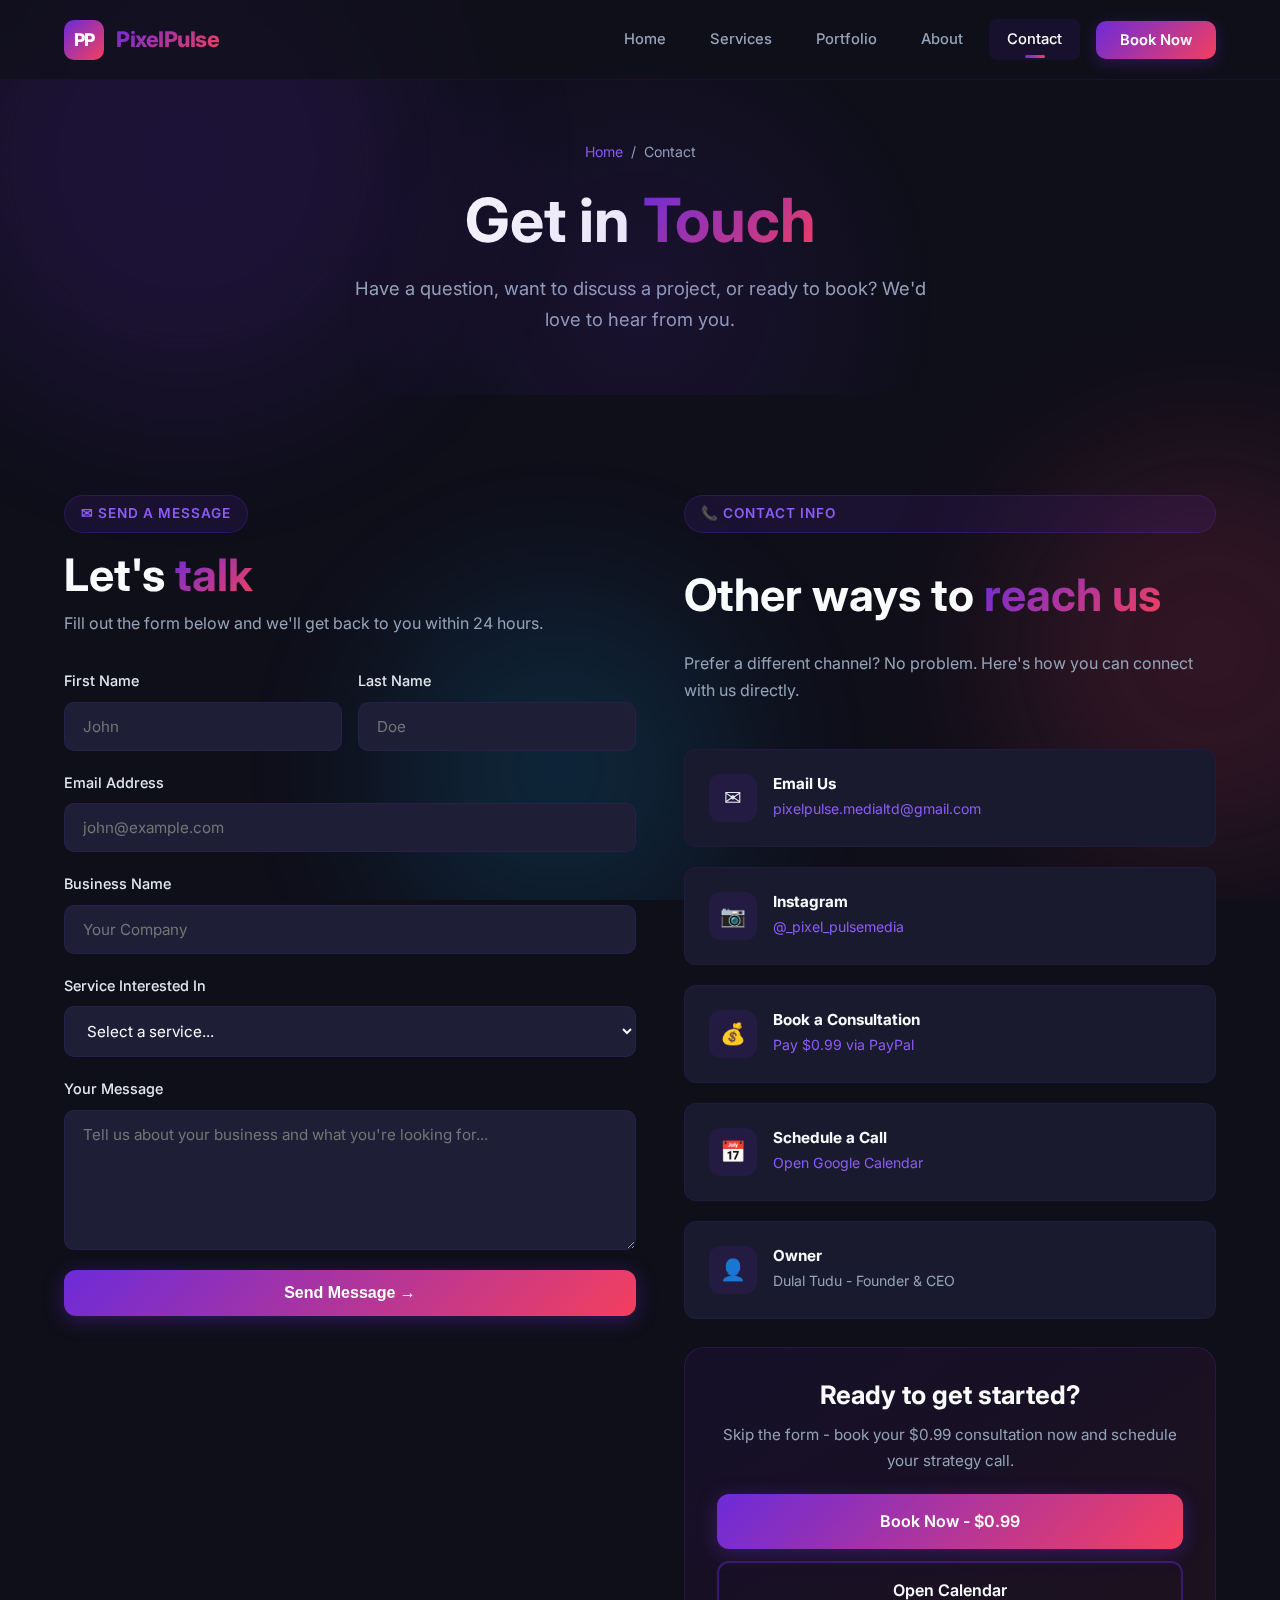
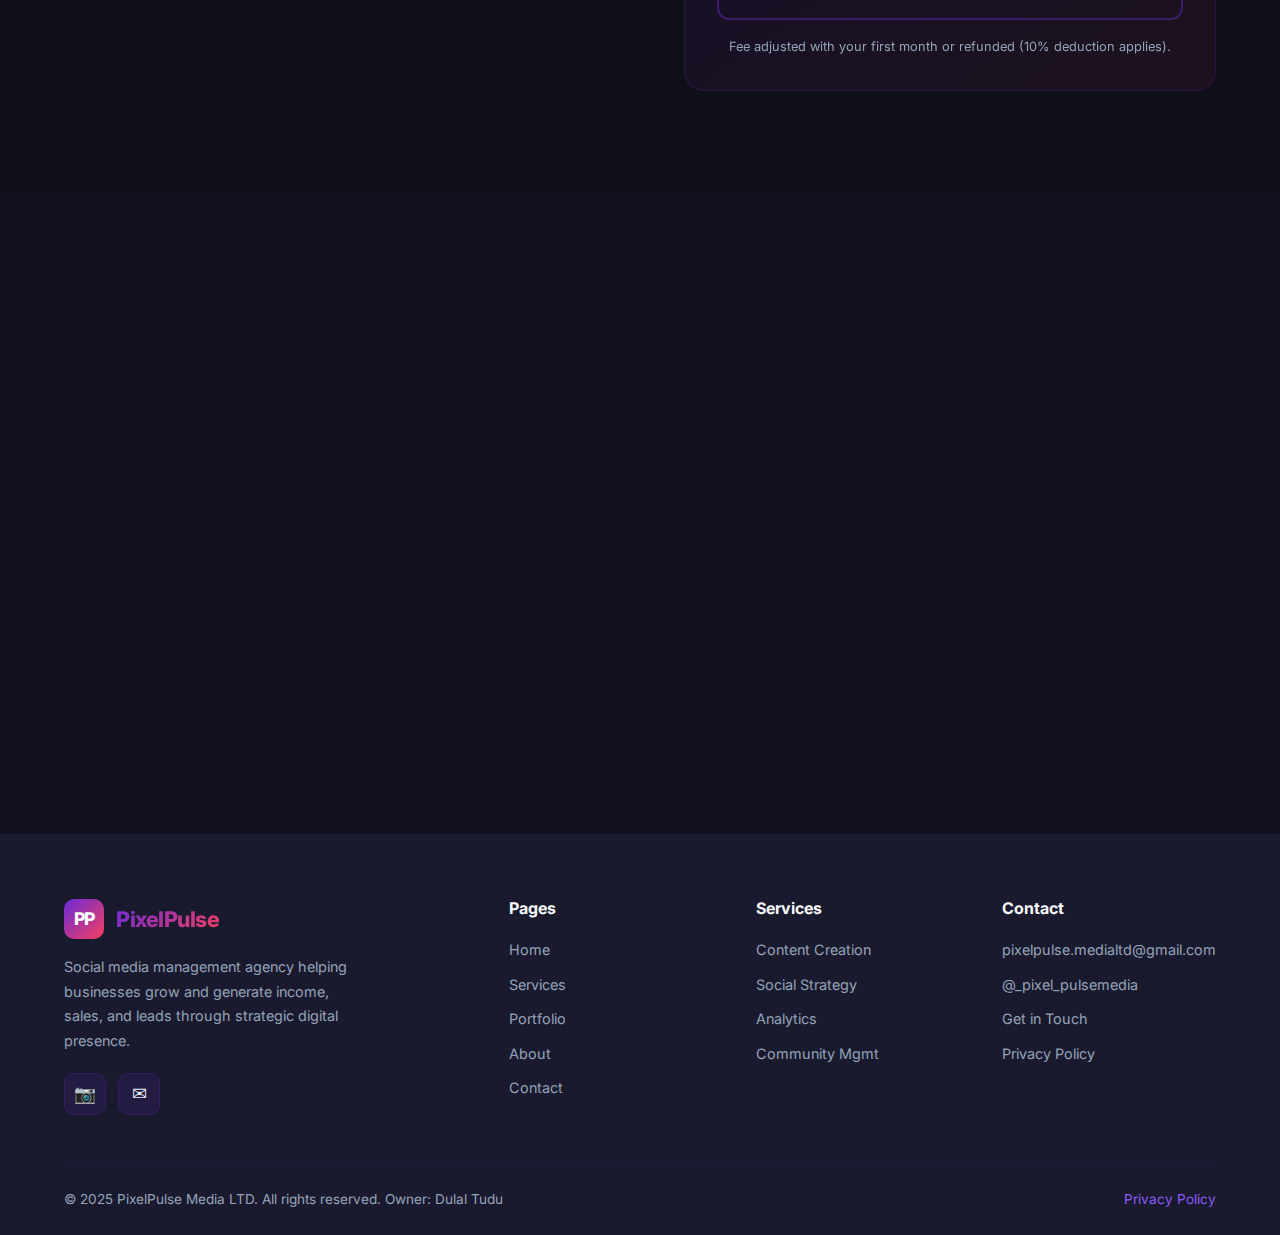
<file: v1/contact.html>
<!DOCTYPE html>
<html lang="en">
<head>
  <meta charset="UTF-8">
  <meta name="viewport" content="width=device-width, initial-scale=1.0">
  <title>Contact - PixelPulse Media LTD</title>
  <meta name="description" content="Get in touch with PixelPulse Media LTD. Book a consultation, send a message, or connect with us on social media.">
  <link rel="preconnect" href="https://fonts.googleapis.com">
  <link rel="preconnect" href="https://fonts.gstatic.com" crossorigin>
  <link href="https://fonts.googleapis.com/css2?family=Inter:wght@300;400;500;600;700;800;900&display=swap" rel="stylesheet">
  <link rel="stylesheet" href="styles.css">
</head>
<body>

  <!-- Page Loader -->
  <div class="page-loader">
    <div class="loader-spinner"></div>
  </div>

  <!-- Background Particles -->
  <div class="bg-particles">
    <div class="orb"></div>
    <div class="orb"></div>
    <div class="orb"></div>
  </div>

  <!-- Mobile Nav Overlay -->
  <div class="nav-overlay"></div>

  <!-- Header -->
  <header class="site-header">
    <div class="header-inner">
      <a href="index.html" class="logo">
        <div class="logo-icon">PP</div>
        <span>PixelPulse</span>
      </a>
      <nav class="nav-links">
        <a href="index.html">Home</a>
        <a href="services.html">Services</a>
        <a href="portfolio.html">Portfolio</a>
        <a href="about.html">About</a>
        <a href="contact.html" class="active">Contact</a>
        <div class="nav-cta">
          <a href="https://www.paypal.com/ncp/payment/HTK3UJBBJZZ5L" target="_blank">Book Now</a>
        </div>
      </nav>
      <button class="menu-toggle" aria-label="Toggle navigation">
        <span></span>
        <span></span>
        <span></span>
      </button>
    </div>
  </header>

  <!-- Page Hero -->
  <section class="page-hero">
    <div class="container">
      <div class="breadcrumb">
        <a href="index.html">Home</a>
        <span class="separator">/</span>
        <span>Contact</span>
      </div>
      <h1>Get in <span class="gradient-text">Touch</span></h1>
      <p>Have a question, want to discuss a project, or ready to book? We'd love to hear from you.</p>
    </div>
  </section>

  <!-- Contact Section -->
  <section>
    <div class="container">
      <div class="contact-grid">
        <!-- Contact Form -->
        <div class="reveal-left">
          <div class="section-badge">&#9993; Send a Message</div>
          <h2 style="margin-bottom: 8px;">Let's <span class="gradient-text">talk</span></h2>
          <p style="margin-bottom: 32px;">Fill out the form below and we'll get back to you within 24 hours.</p>
          <form id="contactForm" class="contact-form">
            <div class="form-row">
              <div class="form-group">
                <label for="firstName">First Name</label>
                <input type="text" id="firstName" name="firstName" placeholder="John" required>
              </div>
              <div class="form-group">
                <label for="lastName">Last Name</label>
                <input type="text" id="lastName" name="lastName" placeholder="Doe" required>
              </div>
            </div>
            <div class="form-group">
              <label for="email">Email Address</label>
              <input type="email" id="email" name="email" placeholder="john@example.com" required>
            </div>
            <div class="form-group">
              <label for="business">Business Name</label>
              <input type="text" id="business" name="business" placeholder="Your Company">
            </div>
            <div class="form-group">
              <label for="service">Service Interested In</label>
              <select id="service" name="service">
                <option value="">Select a service...</option>
                <option value="content">Content Creation</option>
                <option value="strategy">Brand Strategy</option>
                <option value="management">Social Media Management</option>
                <option value="ads">Paid Advertising</option>
                <option value="analytics">Analytics & Reporting</option>
                <option value="full">Full Package</option>
                <option value="other">Something Else</option>
              </select>
            </div>
            <div class="form-group">
              <label for="message">Your Message</label>
              <textarea id="message" name="message" placeholder="Tell us about your business and what you're looking for..." required></textarea>
            </div>
            <button type="submit" class="btn btn-primary" style="width: 100%;">
              Send Message &#8594;
            </button>
          </form>
        </div>

        <!-- Contact Info -->
        <div class="reveal-right">
          <div class="contact-info-cards">
            <div class="section-badge">&#128222; Contact Info</div>
            <h2 style="margin-bottom: 8px;">Other ways to <span class="gradient-text">reach us</span></h2>
            <p style="margin-bottom: 24px;">Prefer a different channel? No problem. Here's how you can connect with us directly.</p>

            <div class="contact-info-card">
              <div class="contact-icon">&#9993;</div>
              <div>
                <h4>Email Us</h4>
                <p><a href="mailto:pixelpulse.medialtd@gmail.com">pixelpulse.medialtd@gmail.com</a></p>
              </div>
            </div>

            <div class="contact-info-card">
              <div class="contact-icon">&#128247;</div>
              <div>
                <h4>Instagram</h4>
                <p><a href="https://instagram.com/_pixel_pulsemedia" target="_blank">@_pixel_pulsemedia</a></p>
              </div>
            </div>

            <div class="contact-info-card">
              <div class="contact-icon">&#128176;</div>
              <div>
                <h4>Book a Consultation</h4>
                <p><a href="https://www.paypal.com/ncp/payment/HTK3UJBBJZZ5L" target="_blank">Pay $0.99 via PayPal</a></p>
              </div>
            </div>

            <div class="contact-info-card">
              <div class="contact-icon">&#128197;</div>
              <div>
                <h4>Schedule a Call</h4>
                <p><a href="https://calendar.app.google/ZochZ2Sna3BbwpYU6" target="_blank">Open Google Calendar</a></p>
              </div>
            </div>

            <div class="contact-info-card">
              <div class="contact-icon">&#128100;</div>
              <div>
                <h4>Owner</h4>
                <p>Dulal Tudu - Founder & CEO</p>
              </div>
            </div>

            <!-- Quick Book CTA -->
            <div style="background: var(--gradient-card); border: 1px solid rgba(108,43,217,0.2); border-radius: var(--radius-lg); padding: 32px; text-align: center; margin-top: 8px;">
              <h3 style="margin-bottom: 12px;">Ready to get started?</h3>
              <p style="font-size: 0.95rem; margin-bottom: 20px;">Skip the form - book your $0.99 consultation now and schedule your strategy call.</p>
              <div style="display: flex; flex-direction: column; gap: 12px;">
                <a href="https://www.paypal.com/ncp/payment/HTK3UJBBJZZ5L" target="_blank" class="btn btn-primary" style="width: 100%;">Book Now - $0.99</a>
                <a href="https://calendar.app.google/ZochZ2Sna3BbwpYU6" target="_blank" class="btn btn-secondary" style="width: 100%;">Open Calendar</a>
              </div>
              <p style="font-size: 0.8rem; color: var(--text-muted); margin-top: 16px;">Fee adjusted with your first month or refunded (10% deduction applies).</p>
            </div>
          </div>
        </div>
      </div>
    </div>
  </section>

  <!-- FAQ Mini Section -->
  <section style="background: rgba(108,43,217,0.02);">
    <div class="container">
      <div class="section-header reveal">
        <div class="section-badge">&#10067; Quick Answers</div>
        <h2 class="section-title">Common <span class="gradient-text">questions</span></h2>
      </div>
      <div class="faq-list reveal">
        <div class="faq-item">
          <div class="faq-question">
            How long does it take to get a response?
            <span class="faq-toggle">+</span>
          </div>
          <div class="faq-answer">
            <div class="faq-answer-inner">We typically respond to all inquiries within 24 hours. For urgent matters, DM us on Instagram for the fastest response.</div>
          </div>
        </div>
        <div class="faq-item">
          <div class="faq-question">
            What happens after I book?
            <span class="faq-toggle">+</span>
          </div>
          <div class="faq-answer">
            <div class="faq-answer-inner">After your $0.99 payment, you'll schedule a strategy call via Google Calendar. During the call, we'll discuss your brand, goals, and create a custom plan for your social media growth.</div>
          </div>
        </div>
        <div class="faq-item">
          <div class="faq-question">
            Do you work with international clients?
            <span class="faq-toggle">+</span>
          </div>
          <div class="faq-answer">
            <div class="faq-answer-inner">Absolutely! We work with brands worldwide. All our services are delivered remotely, and we're experienced in managing social media across different time zones and cultural contexts.</div>
          </div>
        </div>
      </div>
    </div>
  </section>

  <!-- Footer -->
  <footer class="site-footer">
    <div class="container">
      <div class="footer-grid">
        <div class="footer-about">
          <a href="index.html" class="logo">
            <div class="logo-icon">PP</div>
            <span>PixelPulse</span>
          </a>
          <p>Social media management agency helping businesses grow and generate income, sales, and leads through strategic digital presence.</p>
          <div class="footer-socials">
            <a href="https://instagram.com/_pixel_pulsemedia" target="_blank" class="footer-social-link" aria-label="Instagram">&#128247;</a>
            <a href="mailto:pixelpulse.medialtd@gmail.com" class="footer-social-link" aria-label="Email">&#9993;</a>
          </div>
        </div>
        <div class="footer-section">
          <h4>Pages</h4>
          <div class="footer-links">
            <a href="index.html">Home</a>
            <a href="services.html">Services</a>
            <a href="portfolio.html">Portfolio</a>
            <a href="about.html">About</a>
            <a href="contact.html">Contact</a>
          </div>
        </div>
        <div class="footer-section">
          <h4>Services</h4>
          <div class="footer-links">
            <a href="services.html">Content Creation</a>
            <a href="services.html">Social Strategy</a>
            <a href="services.html">Analytics</a>
            <a href="services.html">Community Mgmt</a>
          </div>
        </div>
        <div class="footer-section">
          <h4>Contact</h4>
          <div class="footer-links">
            <a href="mailto:pixelpulse.medialtd@gmail.com">pixelpulse.medialtd@gmail.com</a>
            <a href="https://instagram.com/_pixel_pulsemedia" target="_blank">@_pixel_pulsemedia</a>
            <a href="contact.html">Get in Touch</a>
            <a href="privacy.html">Privacy Policy</a>
          </div>
        </div>
      </div>
      <div class="footer-bottom">
        <span>&copy; 2025 PixelPulse Media LTD. All rights reserved. Owner: Dulal Tudu</span>
        <span><a href="privacy.html">Privacy Policy</a></span>
      </div>
    </div>
  </footer>

  <script src="script.js"></script>
</body>
</html>
</file>
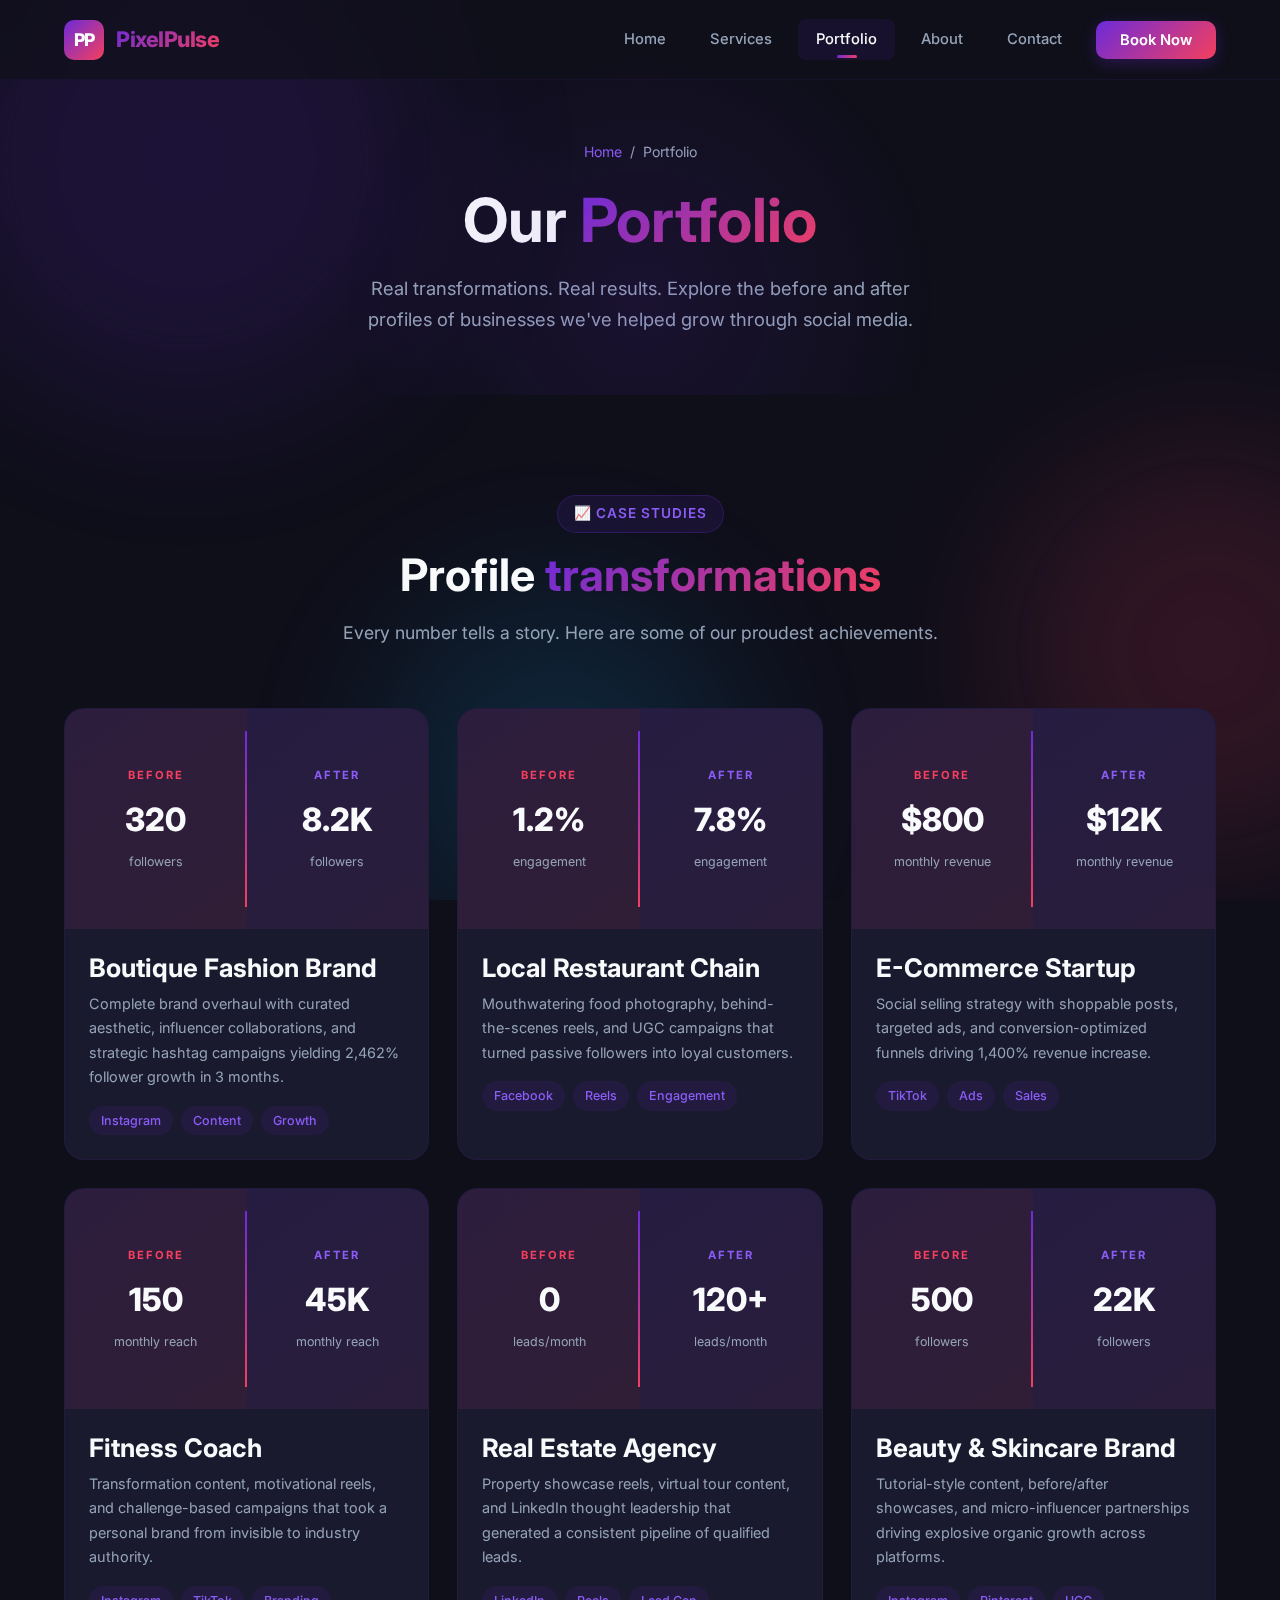
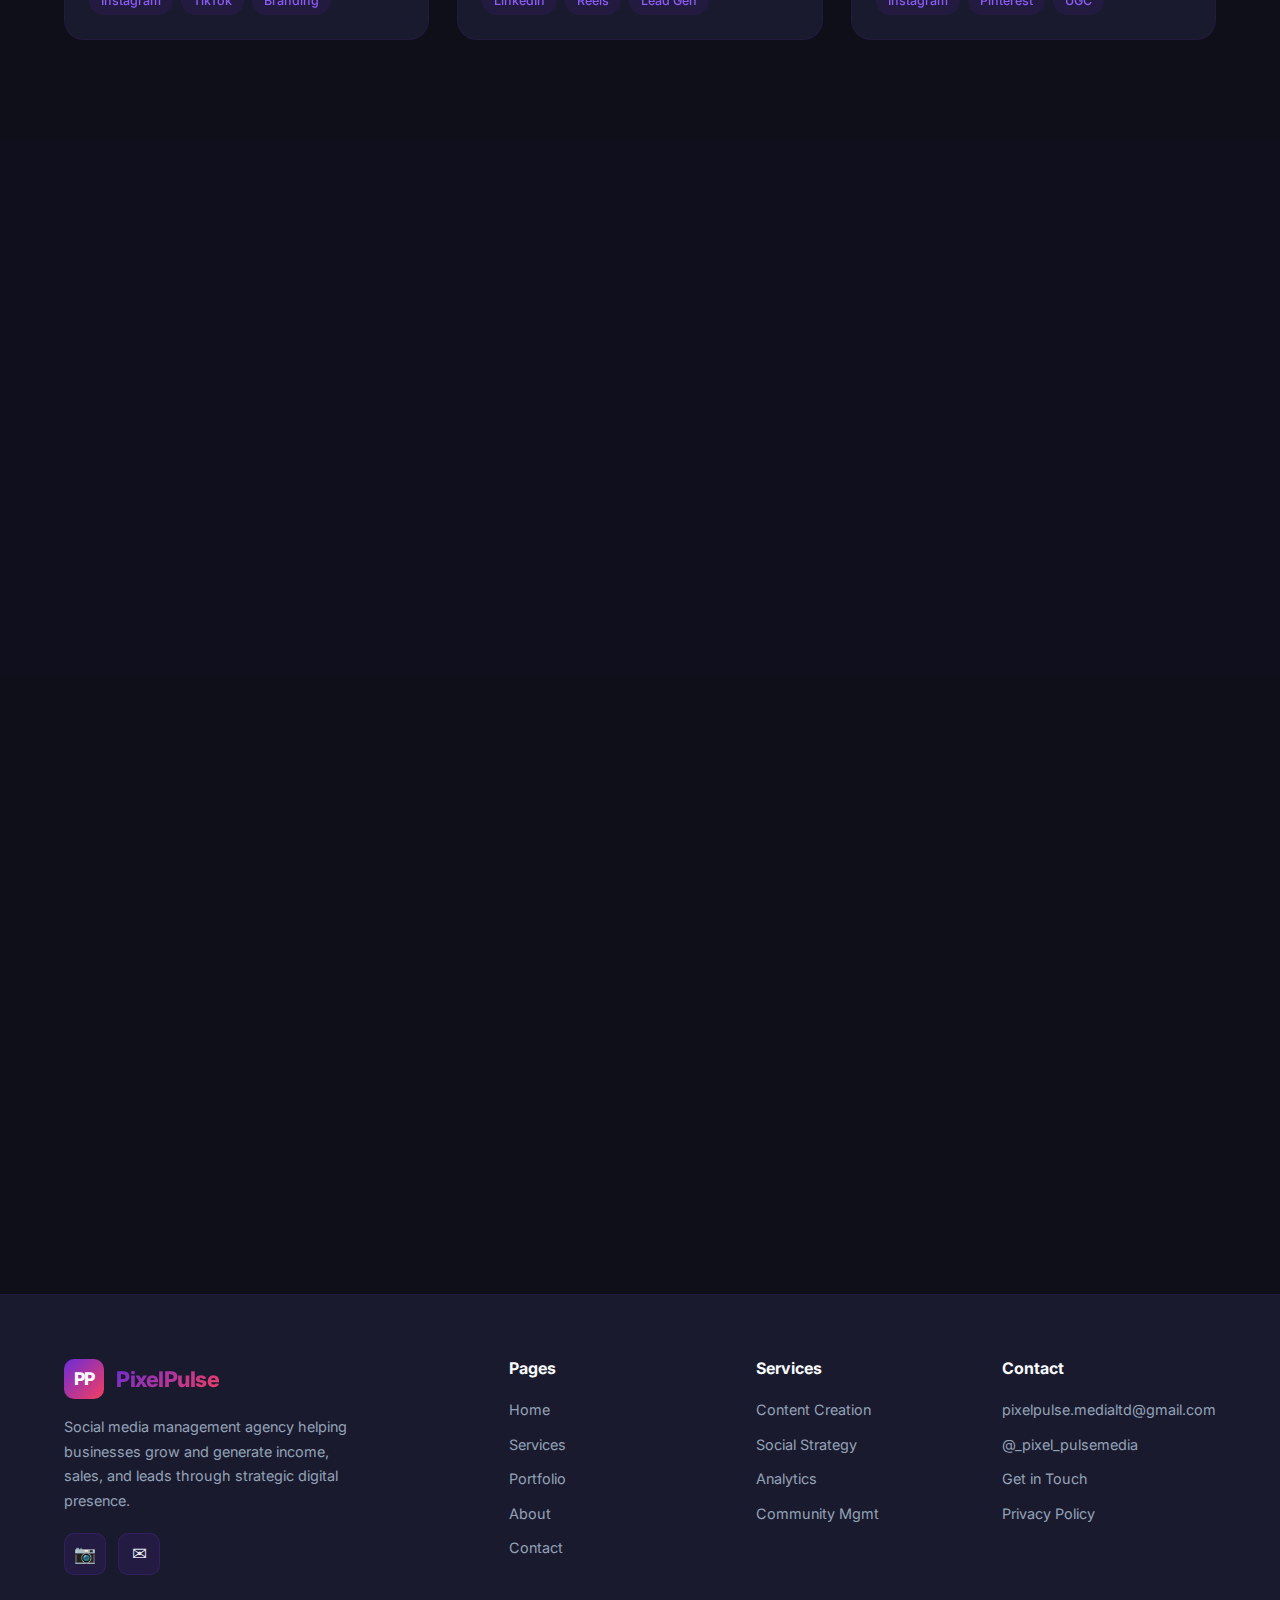
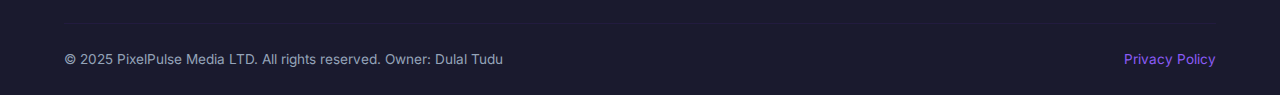
<file: v1/portfolio.html>
<!DOCTYPE html>
<html lang="en">
<head>
  <meta charset="UTF-8">
  <meta name="viewport" content="width=device-width, initial-scale=1.0">
  <title>Portfolio - PixelPulse Media LTD</title>
  <meta name="description" content="See real before and after transformations from PixelPulse Media's social media management clients.">
  <link rel="preconnect" href="https://fonts.googleapis.com">
  <link rel="preconnect" href="https://fonts.gstatic.com" crossorigin>
  <link href="https://fonts.googleapis.com/css2?family=Inter:wght@300;400;500;600;700;800;900&display=swap" rel="stylesheet">
  <link rel="stylesheet" href="styles.css">
</head>
<body>

  <!-- Page Loader -->
  <div class="page-loader">
    <div class="loader-spinner"></div>
  </div>

  <!-- Background Particles -->
  <div class="bg-particles">
    <div class="orb"></div>
    <div class="orb"></div>
    <div class="orb"></div>
  </div>

  <!-- Mobile Nav Overlay -->
  <div class="nav-overlay"></div>

  <!-- Header -->
  <header class="site-header">
    <div class="header-inner">
      <a href="index.html" class="logo">
        <div class="logo-icon">PP</div>
        <span>PixelPulse</span>
      </a>
      <nav class="nav-links">
        <a href="index.html">Home</a>
        <a href="services.html">Services</a>
        <a href="portfolio.html" class="active">Portfolio</a>
        <a href="about.html">About</a>
        <a href="contact.html">Contact</a>
        <div class="nav-cta">
          <a href="https://www.paypal.com/ncp/payment/HTK3UJBBJZZ5L" target="_blank">Book Now</a>
        </div>
      </nav>
      <button class="menu-toggle" aria-label="Toggle navigation">
        <span></span>
        <span></span>
        <span></span>
      </button>
    </div>
  </header>

  <!-- Page Hero -->
  <section class="page-hero">
    <div class="container">
      <div class="breadcrumb">
        <a href="index.html">Home</a>
        <span class="separator">/</span>
        <span>Portfolio</span>
      </div>
      <h1>Our <span class="gradient-text">Portfolio</span></h1>
      <p>Real transformations. Real results. Explore the before and after profiles of businesses we've helped grow through social media.</p>
    </div>
  </section>

  <!-- Portfolio Grid -->
  <section>
    <div class="container">
      <div class="section-header reveal">
        <div class="section-badge">&#128200; Case Studies</div>
        <h2 class="section-title">Profile <span class="gradient-text">transformations</span></h2>
        <p class="section-subtitle">Every number tells a story. Here are some of our proudest achievements.</p>
      </div>
      <div class="portfolio-grid stagger-children">

        <div class="portfolio-card">
          <div class="portfolio-image">
            <div class="portfolio-before-after">
              <div class="portfolio-before">
                <span class="ba-label">Before</span>
                <span class="ba-metric">320</span>
                <span class="ba-detail">followers</span>
              </div>
              <div class="portfolio-after">
                <span class="ba-label">After</span>
                <span class="ba-metric">8.2K</span>
                <span class="ba-detail">followers</span>
              </div>
            </div>
          </div>
          <div class="portfolio-info">
            <h3>Boutique Fashion Brand</h3>
            <p>Complete brand overhaul with curated aesthetic, influencer collaborations, and strategic hashtag campaigns yielding 2,462% follower growth in 3 months.</p>
            <div class="portfolio-tags">
              <span class="portfolio-tag">Instagram</span>
              <span class="portfolio-tag">Content</span>
              <span class="portfolio-tag">Growth</span>
            </div>
          </div>
        </div>

        <div class="portfolio-card">
          <div class="portfolio-image">
            <div class="portfolio-before-after">
              <div class="portfolio-before">
                <span class="ba-label">Before</span>
                <span class="ba-metric">1.2%</span>
                <span class="ba-detail">engagement</span>
              </div>
              <div class="portfolio-after">
                <span class="ba-label">After</span>
                <span class="ba-metric">7.8%</span>
                <span class="ba-detail">engagement</span>
              </div>
            </div>
          </div>
          <div class="portfolio-info">
            <h3>Local Restaurant Chain</h3>
            <p>Mouthwatering food photography, behind-the-scenes reels, and UGC campaigns that turned passive followers into loyal customers.</p>
            <div class="portfolio-tags">
              <span class="portfolio-tag">Facebook</span>
              <span class="portfolio-tag">Reels</span>
              <span class="portfolio-tag">Engagement</span>
            </div>
          </div>
        </div>

        <div class="portfolio-card">
          <div class="portfolio-image">
            <div class="portfolio-before-after">
              <div class="portfolio-before">
                <span class="ba-label">Before</span>
                <span class="ba-metric">$800</span>
                <span class="ba-detail">monthly revenue</span>
              </div>
              <div class="portfolio-after">
                <span class="ba-label">After</span>
                <span class="ba-metric">$12K</span>
                <span class="ba-detail">monthly revenue</span>
              </div>
            </div>
          </div>
          <div class="portfolio-info">
            <h3>E-Commerce Startup</h3>
            <p>Social selling strategy with shoppable posts, targeted ads, and conversion-optimized funnels driving 1,400% revenue increase.</p>
            <div class="portfolio-tags">
              <span class="portfolio-tag">TikTok</span>
              <span class="portfolio-tag">Ads</span>
              <span class="portfolio-tag">Sales</span>
            </div>
          </div>
        </div>

        <div class="portfolio-card">
          <div class="portfolio-image">
            <div class="portfolio-before-after">
              <div class="portfolio-before">
                <span class="ba-label">Before</span>
                <span class="ba-metric">150</span>
                <span class="ba-detail">monthly reach</span>
              </div>
              <div class="portfolio-after">
                <span class="ba-label">After</span>
                <span class="ba-metric">45K</span>
                <span class="ba-detail">monthly reach</span>
              </div>
            </div>
          </div>
          <div class="portfolio-info">
            <h3>Fitness Coach</h3>
            <p>Transformation content, motivational reels, and challenge-based campaigns that took a personal brand from invisible to industry authority.</p>
            <div class="portfolio-tags">
              <span class="portfolio-tag">Instagram</span>
              <span class="portfolio-tag">TikTok</span>
              <span class="portfolio-tag">Branding</span>
            </div>
          </div>
        </div>

        <div class="portfolio-card">
          <div class="portfolio-image">
            <div class="portfolio-before-after">
              <div class="portfolio-before">
                <span class="ba-label">Before</span>
                <span class="ba-metric">0</span>
                <span class="ba-detail">leads/month</span>
              </div>
              <div class="portfolio-after">
                <span class="ba-label">After</span>
                <span class="ba-metric">120+</span>
                <span class="ba-detail">leads/month</span>
              </div>
            </div>
          </div>
          <div class="portfolio-info">
            <h3>Real Estate Agency</h3>
            <p>Property showcase reels, virtual tour content, and LinkedIn thought leadership that generated a consistent pipeline of qualified leads.</p>
            <div class="portfolio-tags">
              <span class="portfolio-tag">LinkedIn</span>
              <span class="portfolio-tag">Reels</span>
              <span class="portfolio-tag">Lead Gen</span>
            </div>
          </div>
        </div>

        <div class="portfolio-card">
          <div class="portfolio-image">
            <div class="portfolio-before-after">
              <div class="portfolio-before">
                <span class="ba-label">Before</span>
                <span class="ba-metric">500</span>
                <span class="ba-detail">followers</span>
              </div>
              <div class="portfolio-after">
                <span class="ba-label">After</span>
                <span class="ba-metric">22K</span>
                <span class="ba-detail">followers</span>
              </div>
            </div>
          </div>
          <div class="portfolio-info">
            <h3>Beauty & Skincare Brand</h3>
            <p>Tutorial-style content, before/after showcases, and micro-influencer partnerships driving explosive organic growth across platforms.</p>
            <div class="portfolio-tags">
              <span class="portfolio-tag">Instagram</span>
              <span class="portfolio-tag">Pinterest</span>
              <span class="portfolio-tag">UGC</span>
            </div>
          </div>
        </div>

      </div>
    </div>
  </section>

  <!-- Impact Stats -->
  <section style="background: rgba(108,43,217,0.02);">
    <div class="container">
      <div class="section-header reveal">
        <div class="section-badge">&#127942; Impact</div>
        <h2 class="section-title">Aggregate <span class="gradient-text">results</span></h2>
      </div>
      <div class="stats-bar reveal">
        <div class="stat-item">
          <div class="stat-number"><span class="count-up" data-target="2" data-suffix="M+">0</span></div>
          <div class="stat-label">Total Impressions Generated</div>
        </div>
        <div class="stat-item">
          <div class="stat-number"><span class="count-up" data-target="340" data-suffix="%">0</span></div>
          <div class="stat-label">Average Growth Rate</div>
        </div>
        <div class="stat-item">
          <div class="stat-number"><span class="count-up" data-target="50" data-suffix="+">0</span></div>
          <div class="stat-label">Brands Transformed</div>
        </div>
        <div class="stat-item">
          <div class="stat-number"><span class="count-up" data-target="6" data-suffix="x">0</span></div>
          <div class="stat-label">Average ROI</div>
        </div>
      </div>
    </div>
  </section>

  <!-- CTA Section -->
  <section class="cta-section">
    <div class="container">
      <div class="cta-box reveal-scale">
        <h2>Want results <span class="gradient-text">like these?</span></h2>
        <p>Your brand could be our next success story. Let's start with a quick consultation.</p>
        <div class="cta-buttons">
          <a href="https://www.paypal.com/ncp/payment/HTK3UJBBJZZ5L" target="_blank" class="btn btn-primary">Book Now - $0.99</a>
          <a href="contact.html" class="btn btn-secondary">Get in Touch</a>
        </div>
        <p class="cta-note">Your $0.99 booking fee will be adjusted with your first month or refunded (10% deduction applies).</p>
      </div>
    </div>
  </section>

  <!-- Footer -->
  <footer class="site-footer">
    <div class="container">
      <div class="footer-grid">
        <div class="footer-about">
          <a href="index.html" class="logo">
            <div class="logo-icon">PP</div>
            <span>PixelPulse</span>
          </a>
          <p>Social media management agency helping businesses grow and generate income, sales, and leads through strategic digital presence.</p>
          <div class="footer-socials">
            <a href="https://instagram.com/_pixel_pulsemedia" target="_blank" class="footer-social-link" aria-label="Instagram">&#128247;</a>
            <a href="mailto:pixelpulse.medialtd@gmail.com" class="footer-social-link" aria-label="Email">&#9993;</a>
          </div>
        </div>
        <div class="footer-section">
          <h4>Pages</h4>
          <div class="footer-links">
            <a href="index.html">Home</a>
            <a href="services.html">Services</a>
            <a href="portfolio.html">Portfolio</a>
            <a href="about.html">About</a>
            <a href="contact.html">Contact</a>
          </div>
        </div>
        <div class="footer-section">
          <h4>Services</h4>
          <div class="footer-links">
            <a href="services.html">Content Creation</a>
            <a href="services.html">Social Strategy</a>
            <a href="services.html">Analytics</a>
            <a href="services.html">Community Mgmt</a>
          </div>
        </div>
        <div class="footer-section">
          <h4>Contact</h4>
          <div class="footer-links">
            <a href="mailto:pixelpulse.medialtd@gmail.com">pixelpulse.medialtd@gmail.com</a>
            <a href="https://instagram.com/_pixel_pulsemedia" target="_blank">@_pixel_pulsemedia</a>
            <a href="contact.html">Get in Touch</a>
            <a href="privacy.html">Privacy Policy</a>
          </div>
        </div>
      </div>
      <div class="footer-bottom">
        <span>&copy; 2025 PixelPulse Media LTD. All rights reserved. Owner: Dulal Tudu</span>
        <span><a href="privacy.html">Privacy Policy</a></span>
      </div>
    </div>
  </footer>

  <script src="script.js"></script>
</body>
</html>
</file>
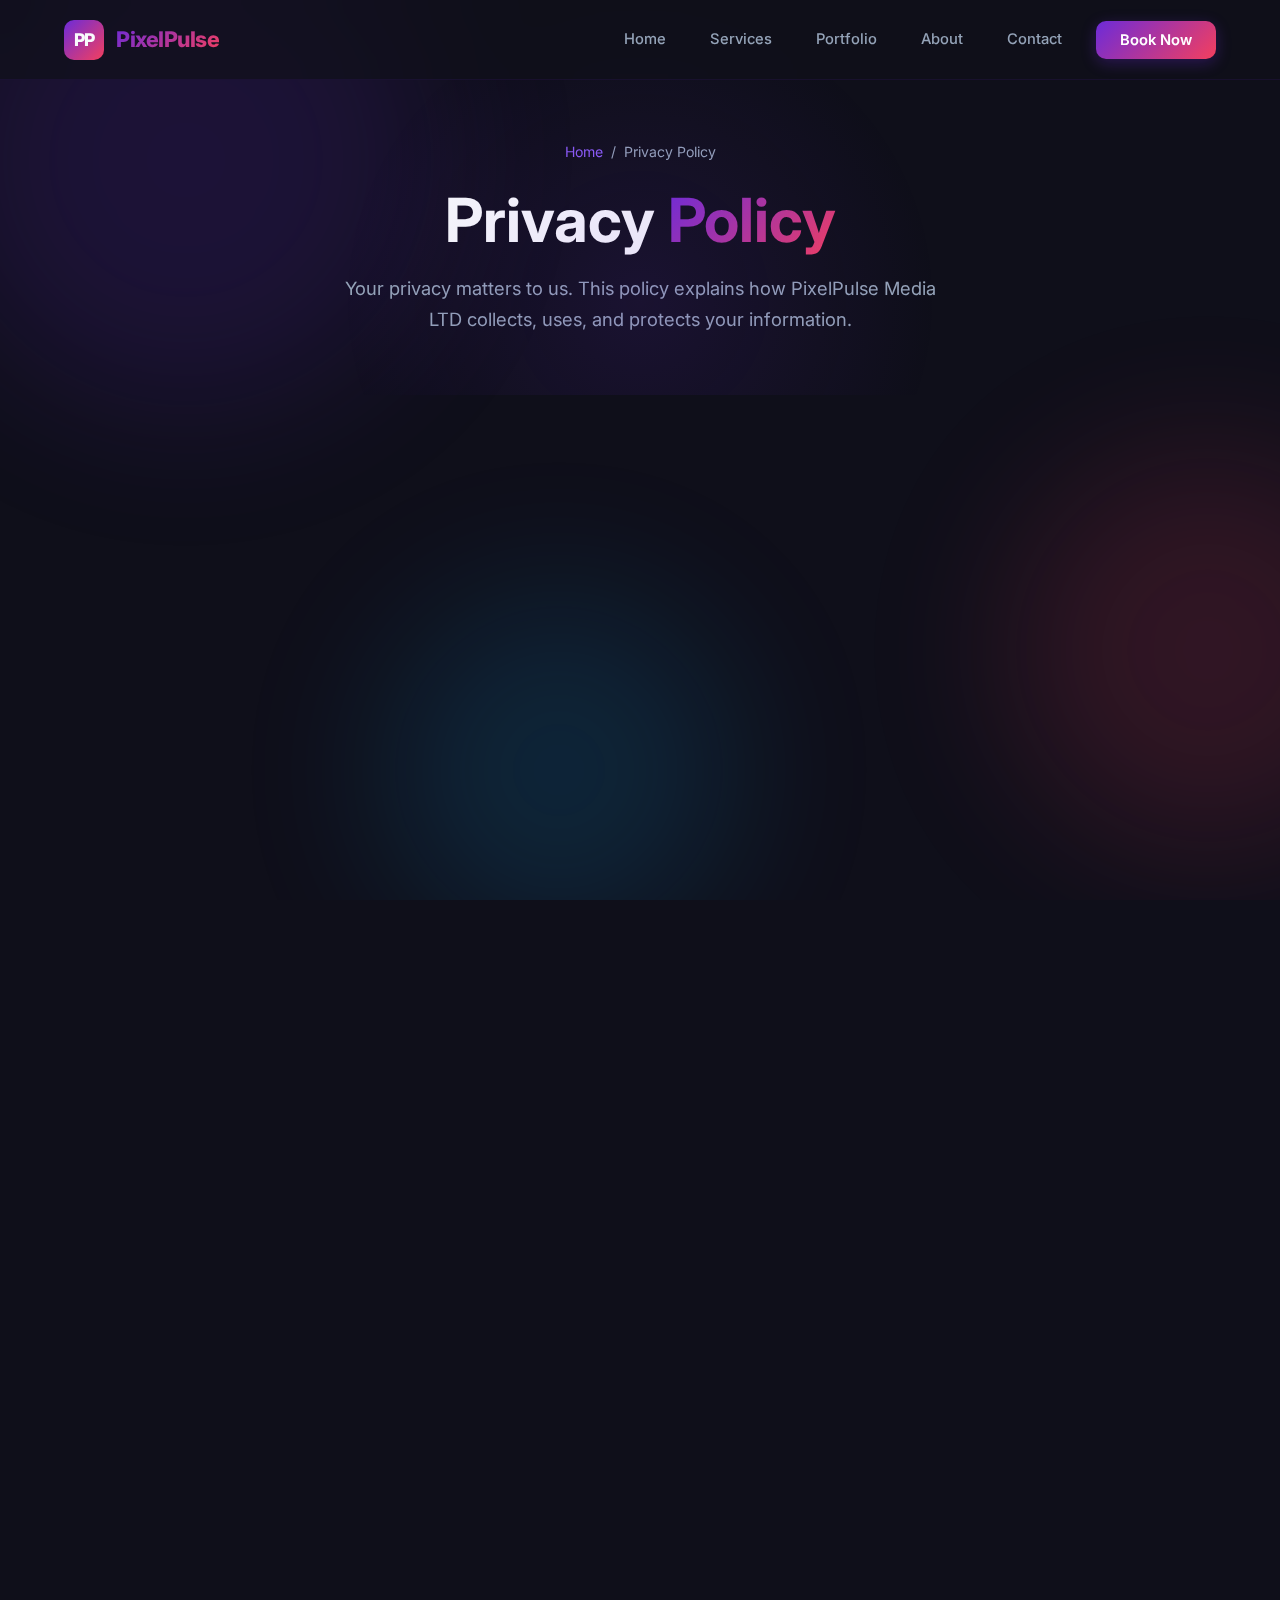
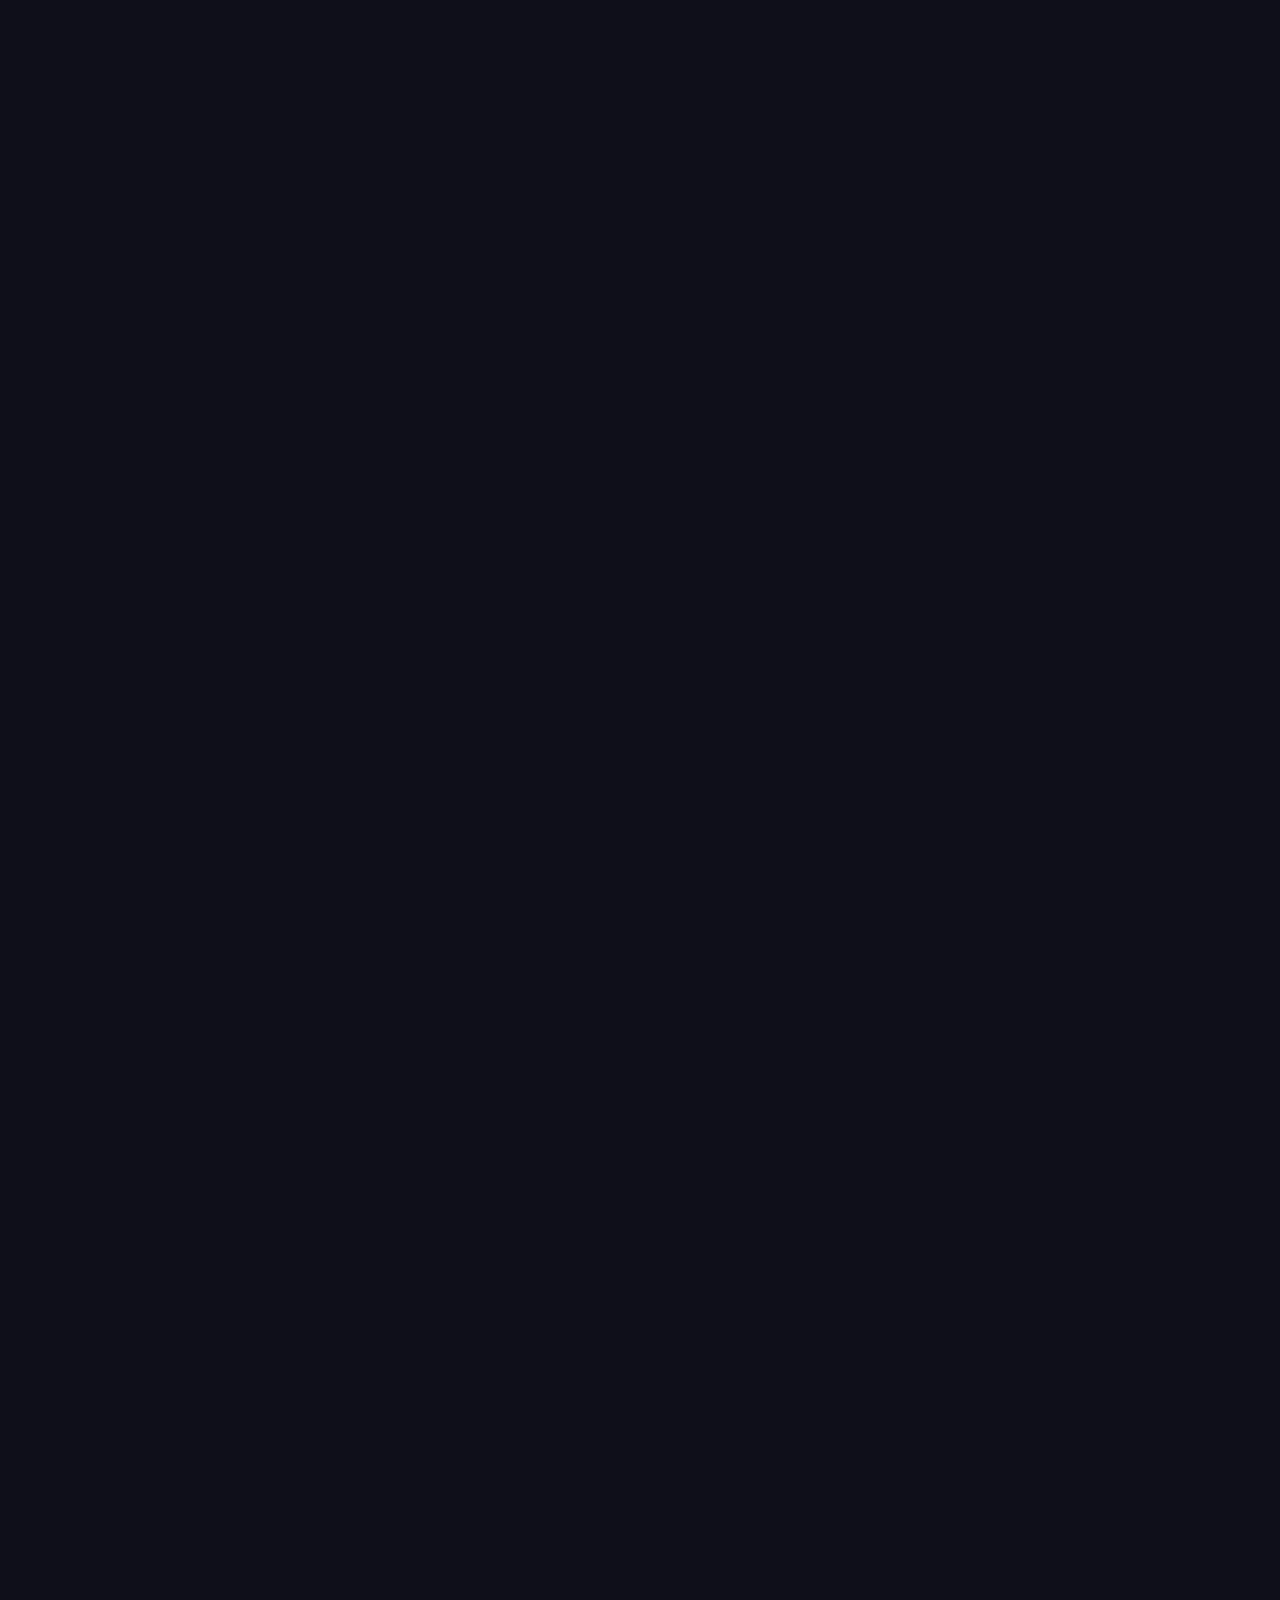
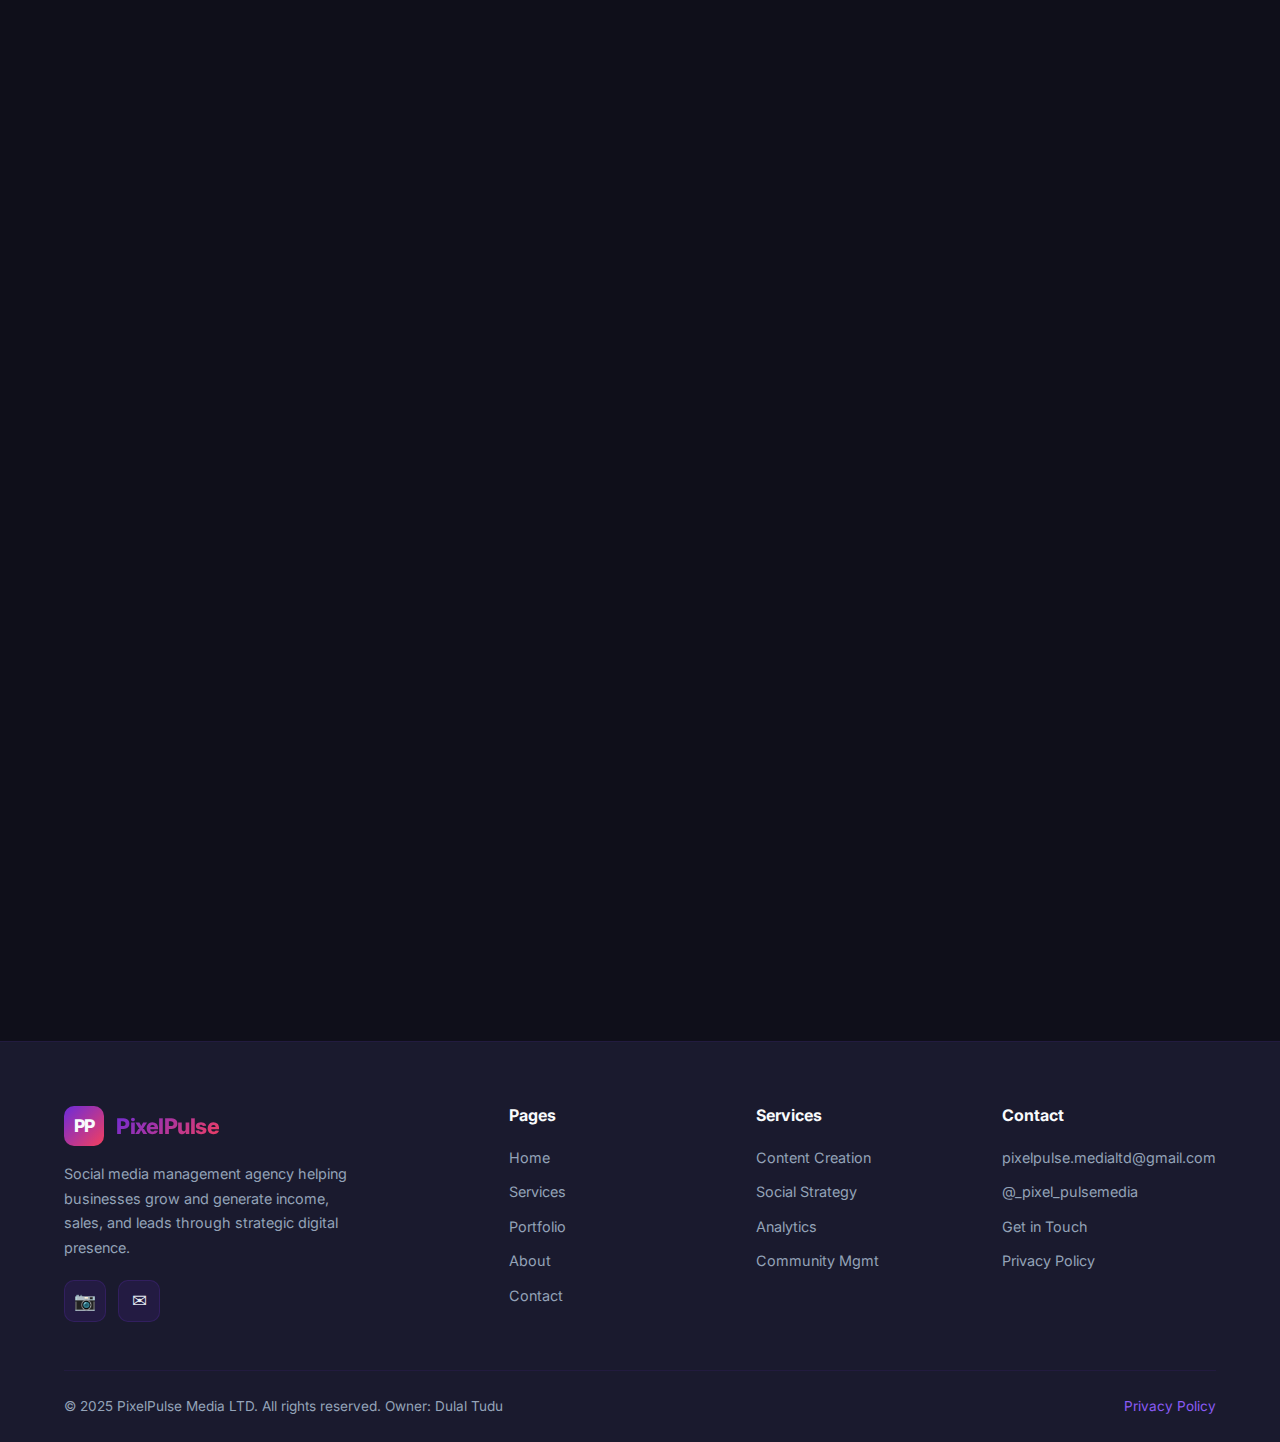
<file: v1/privacy.html>
<!DOCTYPE html>
<html lang="en">
<head>
  <meta charset="UTF-8">
  <meta name="viewport" content="width=device-width, initial-scale=1.0">
  <title>Privacy Policy - PixelPulse Media LTD</title>
  <meta name="description" content="Privacy Policy for PixelPulse Media LTD. Learn how we collect, use, and protect your personal information.">
  <link rel="preconnect" href="https://fonts.googleapis.com">
  <link rel="preconnect" href="https://fonts.gstatic.com" crossorigin>
  <link href="https://fonts.googleapis.com/css2?family=Inter:wght@300;400;500;600;700;800;900&display=swap" rel="stylesheet">
  <link rel="stylesheet" href="styles.css">
</head>
<body>

  <!-- Page Loader -->
  <div class="page-loader">
    <div class="loader-spinner"></div>
  </div>

  <!-- Background Particles -->
  <div class="bg-particles">
    <div class="orb"></div>
    <div class="orb"></div>
    <div class="orb"></div>
  </div>

  <!-- Mobile Nav Overlay -->
  <div class="nav-overlay"></div>

  <!-- Header -->
  <header class="site-header">
    <div class="header-inner">
      <a href="index.html" class="logo">
        <div class="logo-icon">PP</div>
        <span>PixelPulse</span>
      </a>
      <nav class="nav-links">
        <a href="index.html">Home</a>
        <a href="services.html">Services</a>
        <a href="portfolio.html">Portfolio</a>
        <a href="about.html">About</a>
        <a href="contact.html">Contact</a>
        <div class="nav-cta">
          <a href="https://www.paypal.com/ncp/payment/HTK3UJBBJZZ5L" target="_blank">Book Now</a>
        </div>
      </nav>
      <button class="menu-toggle" aria-label="Toggle navigation">
        <span></span>
        <span></span>
        <span></span>
      </button>
    </div>
  </header>

  <!-- Page Hero -->
  <section class="page-hero">
    <div class="container">
      <div class="breadcrumb">
        <a href="index.html">Home</a>
        <span class="separator">/</span>
        <span>Privacy Policy</span>
      </div>
      <h1>Privacy <span class="gradient-text">Policy</span></h1>
      <p>Your privacy matters to us. This policy explains how PixelPulse Media LTD collects, uses, and protects your information.</p>
    </div>
  </section>

  <!-- Privacy Content -->
  <section>
    <div class="container">
      <div class="legal-content reveal">

        <p><strong>Last updated:</strong> January 2025</p>
        <p>PixelPulse Media LTD ("we," "our," or "us") is committed to protecting and respecting your privacy. This Privacy Policy describes how we collect, use, disclose, and safeguard your information when you visit our website, use our services, or otherwise interact with us.</p>

        <h2>1. Information We Collect</h2>
        <p>We may collect the following types of information:</p>
        <p><strong>Personal Information You Provide:</strong></p>
        <ul>
          <li>Name, email address, and phone number when you fill out our contact form or book a consultation</li>
          <li>Business name and social media account details when you engage our services</li>
          <li>Payment information processed through PayPal (we do not store your payment details directly)</li>
          <li>Any other information you voluntarily provide through correspondence</li>
        </ul>
        <p><strong>Information Collected Automatically:</strong></p>
        <ul>
          <li>Browser type, operating system, and device information</li>
          <li>IP address and approximate geographic location</li>
          <li>Pages visited, time spent on pages, and navigation patterns</li>
          <li>Referring website or source (e.g., social media, search engines)</li>
          <li>Cookies and similar tracking technologies</li>
        </ul>

        <h2>2. How We Use Your Information</h2>
        <p>We use the information we collect for the following purposes:</p>
        <ul>
          <li>To provide, maintain, and improve our social media management services</li>
          <li>To process your consultation bookings and payments</li>
          <li>To communicate with you about our services, respond to inquiries, and provide customer support</li>
          <li>To send you marketing communications (with your consent) about new services, promotions, or updates</li>
          <li>To analyze website usage and improve our website experience</li>
          <li>To comply with legal obligations and protect our legal rights</li>
          <li>To detect, prevent, and address technical issues or fraudulent activity</li>
        </ul>

        <h2>3. Cookies and Tracking Technologies</h2>
        <p>Our website may use cookies and similar tracking technologies to enhance your browsing experience. Cookies are small data files stored on your device that help us:</p>
        <ul>
          <li>Remember your preferences and settings</li>
          <li>Understand how you interact with our website</li>
          <li>Analyze website traffic and performance</li>
          <li>Deliver relevant content and advertisements</li>
        </ul>
        <p>You can control cookie settings through your browser preferences. Disabling certain cookies may limit some functionality of our website.</p>

        <h2>4. Information Sharing and Disclosure</h2>
        <p>We do not sell, trade, or rent your personal information to third parties. We may share your information in the following limited circumstances:</p>
        <ul>
          <li><strong>Service Providers:</strong> With trusted third-party service providers who assist us in operating our business (e.g., PayPal for payment processing, Google Calendar for scheduling)</li>
          <li><strong>Legal Compliance:</strong> When required by law, regulation, or legal process</li>
          <li><strong>Business Protection:</strong> To protect the rights, property, or safety of PixelPulse Media LTD, our clients, or others</li>
          <li><strong>Consent:</strong> With your explicit consent for any purpose not listed here</li>
        </ul>

        <h2>5. Data Security</h2>
        <p>We implement appropriate technical and organizational measures to protect your personal information against unauthorized access, alteration, disclosure, or destruction. These measures include:</p>
        <ul>
          <li>Secure HTTPS connections on our website</li>
          <li>Limited access to personal data on a need-to-know basis</li>
          <li>Regular review and updates of our security practices</li>
        </ul>
        <p>While we strive to protect your personal information, no method of transmission over the Internet is 100% secure. We cannot guarantee absolute security of your data.</p>

        <h2>6. Data Retention</h2>
        <p>We retain your personal information only for as long as necessary to fulfill the purposes outlined in this Privacy Policy, unless a longer retention period is required or permitted by law. When your information is no longer needed, we will securely delete or anonymize it.</p>

        <h2>7. Your Rights</h2>
        <p>Depending on your jurisdiction, you may have the following rights regarding your personal data:</p>
        <ul>
          <li><strong>Access:</strong> Request a copy of the personal information we hold about you</li>
          <li><strong>Correction:</strong> Request correction of inaccurate or incomplete data</li>
          <li><strong>Deletion:</strong> Request deletion of your personal information</li>
          <li><strong>Opt-Out:</strong> Unsubscribe from marketing communications at any time</li>
          <li><strong>Portability:</strong> Request transfer of your data in a structured, machine-readable format</li>
          <li><strong>Restriction:</strong> Request restriction of processing of your personal data</li>
        </ul>
        <p>To exercise any of these rights, please contact us at <a href="mailto:pixelpulse.medialtd@gmail.com" style="color: var(--primary-light);">pixelpulse.medialtd@gmail.com</a>.</p>

        <h2>8. Third-Party Links</h2>
        <p>Our website may contain links to third-party websites or services (e.g., PayPal, Google Calendar, Instagram). We are not responsible for the privacy practices or content of these external sites. We encourage you to review the privacy policies of any third-party websites you visit.</p>

        <h2>9. Children's Privacy</h2>
        <p>Our services are not directed to individuals under the age of 16. We do not knowingly collect personal information from children. If you believe we have inadvertently collected information from a child, please contact us immediately and we will take steps to delete such information.</p>

        <h2>10. International Data Transfers</h2>
        <p>Your information may be transferred to and processed in countries other than your own. By using our services, you consent to the transfer of your information to countries that may have different data protection laws than your country of residence.</p>

        <h2>11. Changes to This Privacy Policy</h2>
        <p>We may update this Privacy Policy from time to time to reflect changes in our practices or applicable laws. We will notify you of any material changes by posting the updated policy on our website with a revised "Last updated" date. We encourage you to review this policy periodically.</p>

        <h2>12. Contact Us</h2>
        <p>If you have any questions, concerns, or requests regarding this Privacy Policy or our data practices, please contact us:</p>
        <ul>
          <li><strong>Email:</strong> <a href="mailto:pixelpulse.medialtd@gmail.com" style="color: var(--primary-light);">pixelpulse.medialtd@gmail.com</a></li>
          <li><strong>Instagram:</strong> <a href="https://instagram.com/_pixel_pulsemedia" target="_blank" style="color: var(--primary-light);">@_pixel_pulsemedia</a></li>
          <li><strong>Owner:</strong> Dulal Tudu, PixelPulse Media LTD</li>
        </ul>

      </div>
    </div>
  </section>

  <!-- Footer -->
  <footer class="site-footer">
    <div class="container">
      <div class="footer-grid">
        <div class="footer-about">
          <a href="index.html" class="logo">
            <div class="logo-icon">PP</div>
            <span>PixelPulse</span>
          </a>
          <p>Social media management agency helping businesses grow and generate income, sales, and leads through strategic digital presence.</p>
          <div class="footer-socials">
            <a href="https://instagram.com/_pixel_pulsemedia" target="_blank" class="footer-social-link" aria-label="Instagram">&#128247;</a>
            <a href="mailto:pixelpulse.medialtd@gmail.com" class="footer-social-link" aria-label="Email">&#9993;</a>
          </div>
        </div>
        <div class="footer-section">
          <h4>Pages</h4>
          <div class="footer-links">
            <a href="index.html">Home</a>
            <a href="services.html">Services</a>
            <a href="portfolio.html">Portfolio</a>
            <a href="about.html">About</a>
            <a href="contact.html">Contact</a>
          </div>
        </div>
        <div class="footer-section">
          <h4>Services</h4>
          <div class="footer-links">
            <a href="services.html">Content Creation</a>
            <a href="services.html">Social Strategy</a>
            <a href="services.html">Analytics</a>
            <a href="services.html">Community Mgmt</a>
          </div>
        </div>
        <div class="footer-section">
          <h4>Contact</h4>
          <div class="footer-links">
            <a href="mailto:pixelpulse.medialtd@gmail.com">pixelpulse.medialtd@gmail.com</a>
            <a href="https://instagram.com/_pixel_pulsemedia" target="_blank">@_pixel_pulsemedia</a>
            <a href="contact.html">Get in Touch</a>
            <a href="privacy.html">Privacy Policy</a>
          </div>
        </div>
      </div>
      <div class="footer-bottom">
        <span>&copy; 2025 PixelPulse Media LTD. All rights reserved. Owner: Dulal Tudu</span>
        <span><a href="privacy.html">Privacy Policy</a></span>
      </div>
    </div>
  </footer>

  <script src="script.js"></script>
</body>
</html>
</file>
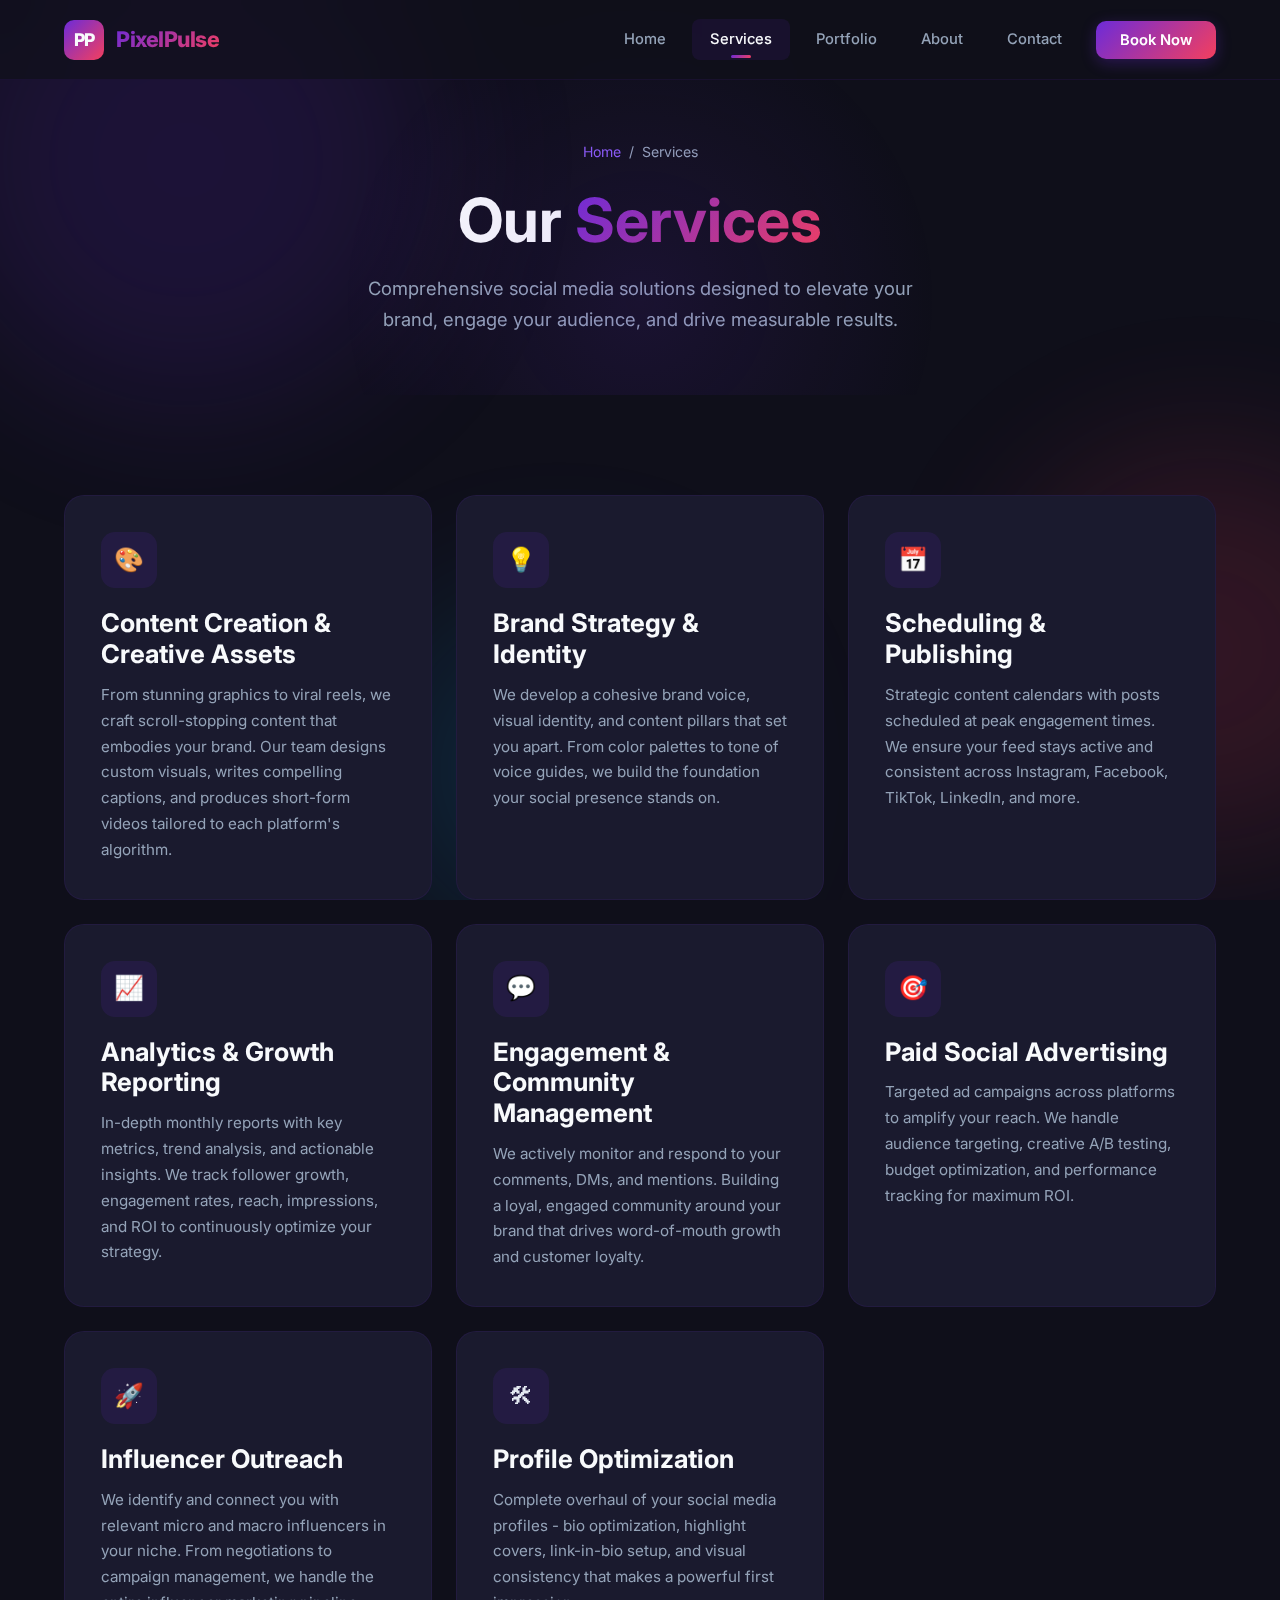
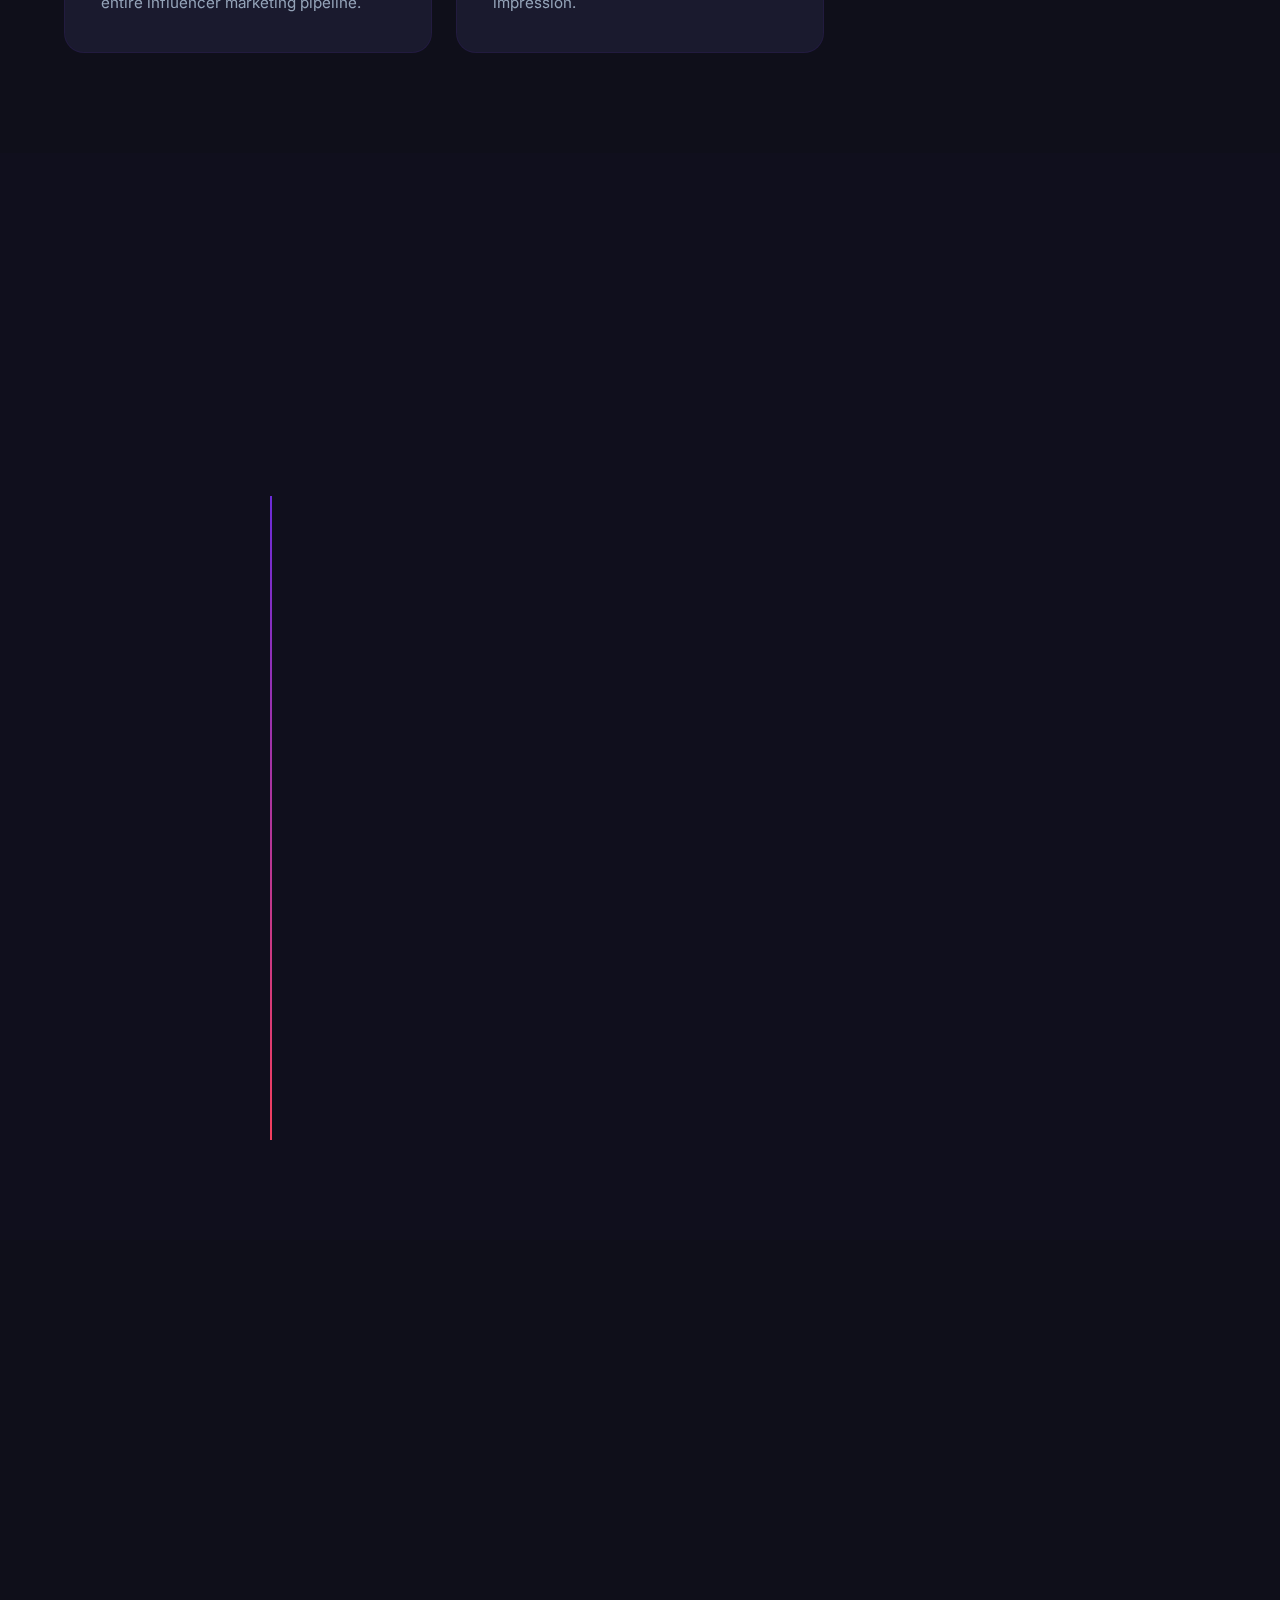
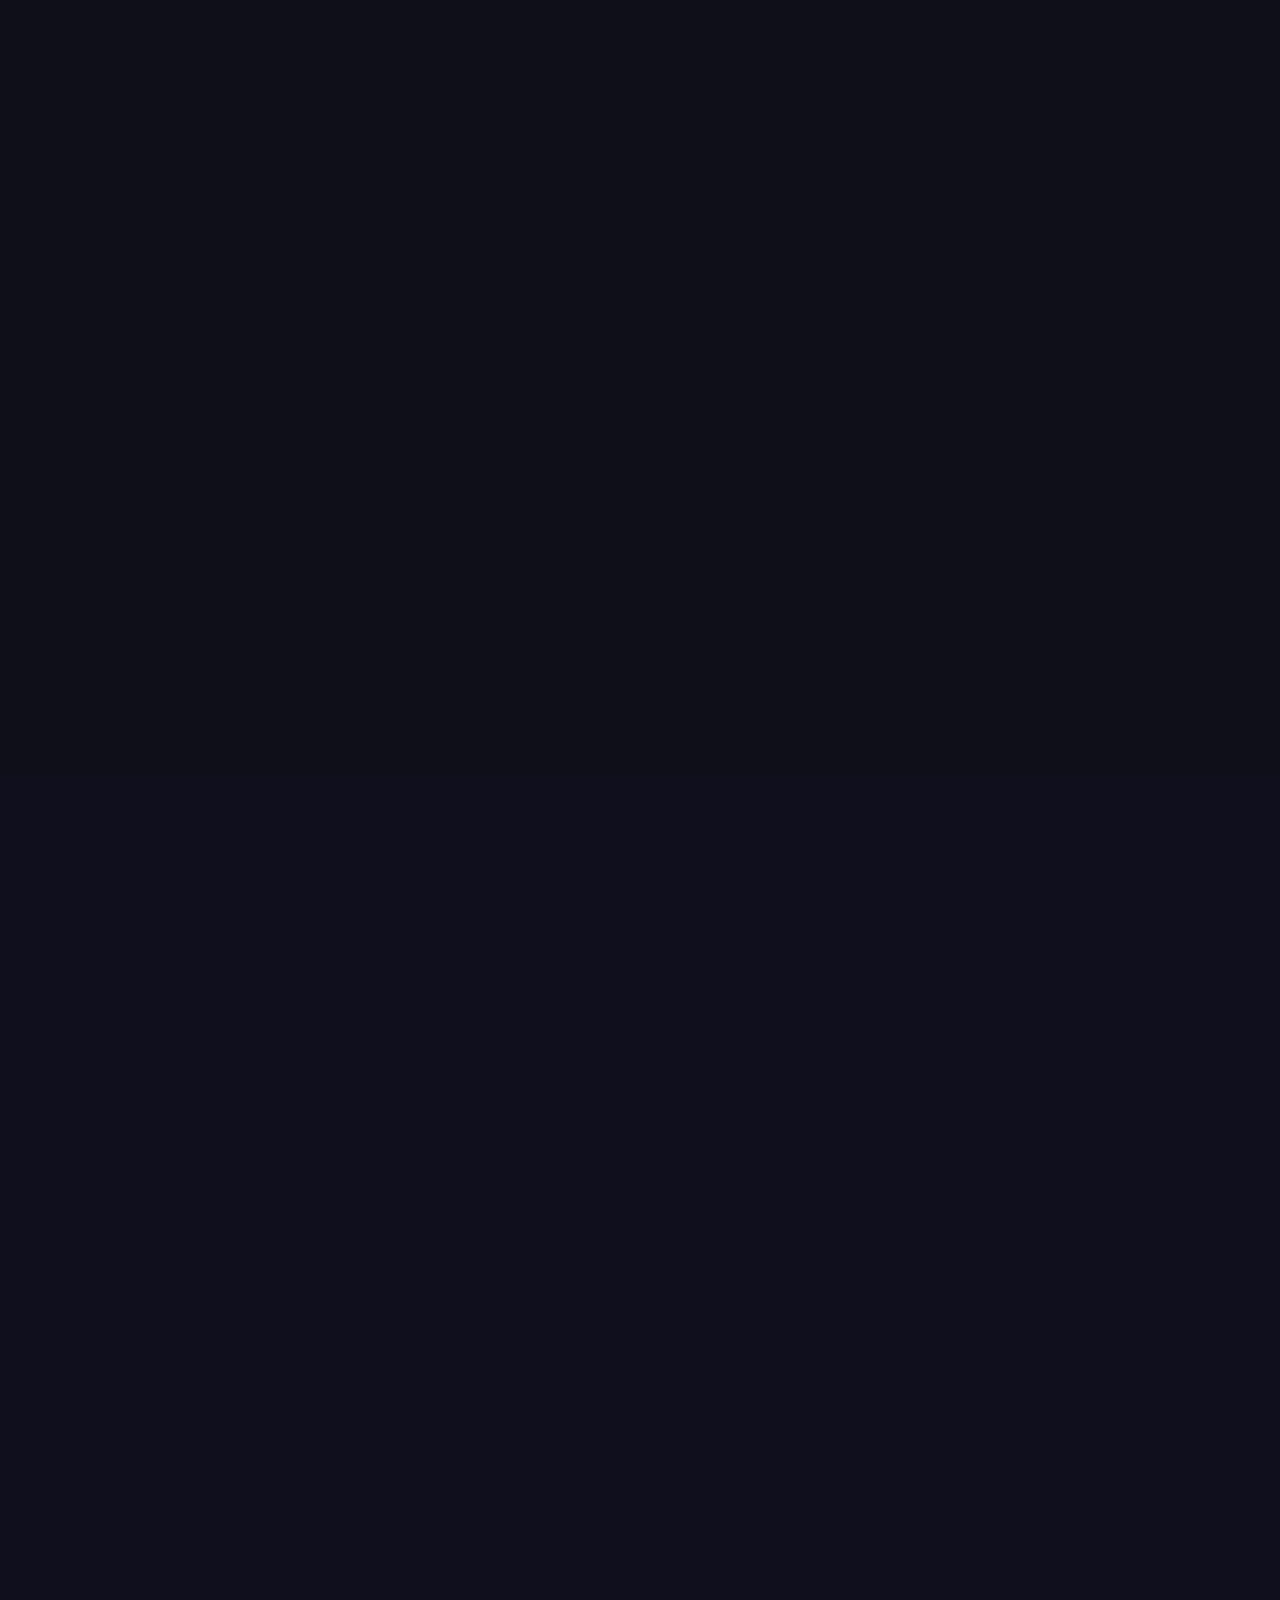
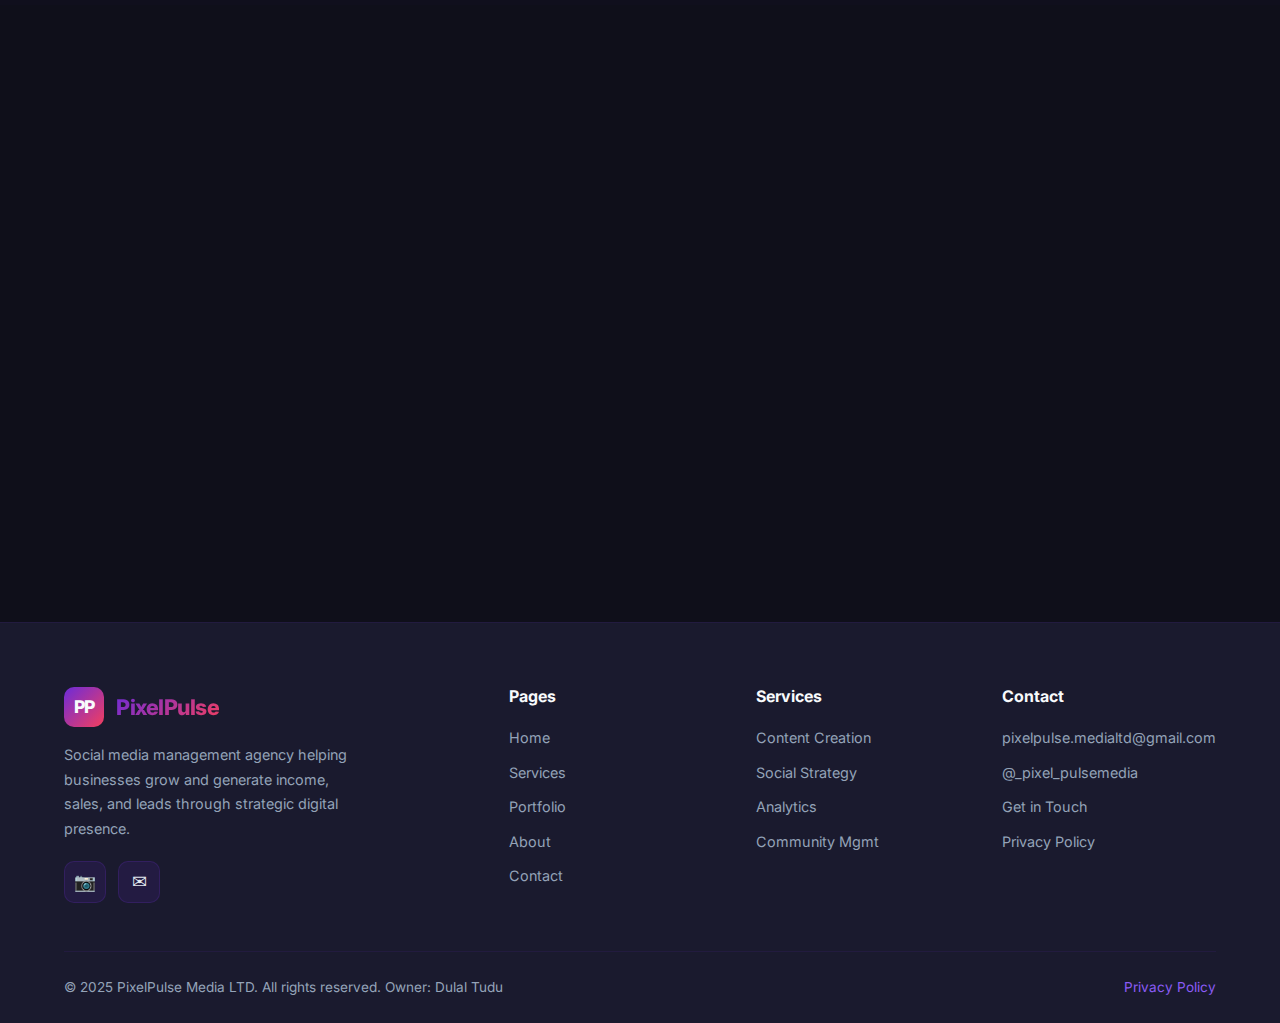
<file: v1/services.html>
<!DOCTYPE html>
<html lang="en">
<head>
  <meta charset="UTF-8">
  <meta name="viewport" content="width=device-width, initial-scale=1.0">
  <title>Services - PixelPulse Media LTD</title>
  <meta name="description" content="Explore PixelPulse Media's full range of social media management services including content creation, strategy, analytics, and community management.">
  <link rel="preconnect" href="https://fonts.googleapis.com">
  <link rel="preconnect" href="https://fonts.gstatic.com" crossorigin>
  <link href="https://fonts.googleapis.com/css2?family=Inter:wght@300;400;500;600;700;800;900&display=swap" rel="stylesheet">
  <link rel="stylesheet" href="styles.css">
</head>
<body>

  <!-- Page Loader -->
  <div class="page-loader">
    <div class="loader-spinner"></div>
  </div>

  <!-- Background Particles -->
  <div class="bg-particles">
    <div class="orb"></div>
    <div class="orb"></div>
    <div class="orb"></div>
  </div>

  <!-- Mobile Nav Overlay -->
  <div class="nav-overlay"></div>

  <!-- Header -->
  <header class="site-header">
    <div class="header-inner">
      <a href="index.html" class="logo">
        <div class="logo-icon">PP</div>
        <span>PixelPulse</span>
      </a>
      <nav class="nav-links">
        <a href="index.html">Home</a>
        <a href="services.html" class="active">Services</a>
        <a href="portfolio.html">Portfolio</a>
        <a href="about.html">About</a>
        <a href="contact.html">Contact</a>
        <div class="nav-cta">
          <a href="https://www.paypal.com/ncp/payment/HTK3UJBBJZZ5L" target="_blank">Book Now</a>
        </div>
      </nav>
      <button class="menu-toggle" aria-label="Toggle navigation">
        <span></span>
        <span></span>
        <span></span>
      </button>
    </div>
  </header>

  <!-- Page Hero -->
  <section class="page-hero">
    <div class="container">
      <div class="breadcrumb">
        <a href="index.html">Home</a>
        <span class="separator">/</span>
        <span>Services</span>
      </div>
      <h1>Our <span class="gradient-text">Services</span></h1>
      <p>Comprehensive social media solutions designed to elevate your brand, engage your audience, and drive measurable results.</p>
    </div>
  </section>

  <!-- Core Services -->
  <section>
    <div class="container">
      <div class="services-grid stagger-children">
        <div class="card">
          <div class="card-icon">&#127912;</div>
          <h3>Content Creation & Creative Assets</h3>
          <p>From stunning graphics to viral reels, we craft scroll-stopping content that embodies your brand. Our team designs custom visuals, writes compelling captions, and produces short-form videos tailored to each platform's algorithm.</p>
        </div>
        <div class="card">
          <div class="card-icon">&#128161;</div>
          <h3>Brand Strategy & Identity</h3>
          <p>We develop a cohesive brand voice, visual identity, and content pillars that set you apart. From color palettes to tone of voice guides, we build the foundation your social presence stands on.</p>
        </div>
        <div class="card">
          <div class="card-icon">&#128197;</div>
          <h3>Scheduling & Publishing</h3>
          <p>Strategic content calendars with posts scheduled at peak engagement times. We ensure your feed stays active and consistent across Instagram, Facebook, TikTok, LinkedIn, and more.</p>
        </div>
        <div class="card">
          <div class="card-icon">&#128200;</div>
          <h3>Analytics & Growth Reporting</h3>
          <p>In-depth monthly reports with key metrics, trend analysis, and actionable insights. We track follower growth, engagement rates, reach, impressions, and ROI to continuously optimize your strategy.</p>
        </div>
        <div class="card">
          <div class="card-icon">&#128172;</div>
          <h3>Engagement & Community Management</h3>
          <p>We actively monitor and respond to your comments, DMs, and mentions. Building a loyal, engaged community around your brand that drives word-of-mouth growth and customer loyalty.</p>
        </div>
        <div class="card">
          <div class="card-icon">&#127919;</div>
          <h3>Paid Social Advertising</h3>
          <p>Targeted ad campaigns across platforms to amplify your reach. We handle audience targeting, creative A/B testing, budget optimization, and performance tracking for maximum ROI.</p>
        </div>
        <div class="card">
          <div class="card-icon">&#128640;</div>
          <h3>Influencer Outreach</h3>
          <p>We identify and connect you with relevant micro and macro influencers in your niche. From negotiations to campaign management, we handle the entire influencer marketing pipeline.</p>
        </div>
        <div class="card">
          <div class="card-icon">&#128736;</div>
          <h3>Profile Optimization</h3>
          <p>Complete overhaul of your social media profiles - bio optimization, highlight covers, link-in-bio setup, and visual consistency that makes a powerful first impression.</p>
        </div>
      </div>
    </div>
  </section>

  <!-- Our Process -->
  <section style="background: rgba(108,43,217,0.02);">
    <div class="container">
      <div class="section-header reveal">
        <div class="section-badge">&#9881; Our Process</div>
        <h2 class="section-title">How we <span class="gradient-text">work</span></h2>
        <p class="section-subtitle">A streamlined 5-step process designed to get you results fast while keeping you in the loop every step of the way.</p>
      </div>
      <div class="process-timeline">
        <div class="process-step reveal-left">
          <div class="process-number">1</div>
          <div class="process-content">
            <h3>Discovery & Consultation</h3>
            <p>We start with a deep dive into your brand, goals, target audience, and competitors. This $0.99 consultation sets the foundation for everything that follows.</p>
          </div>
        </div>
        <div class="process-step reveal-left">
          <div class="process-number">2</div>
          <div class="process-content">
            <h3>Strategy Development</h3>
            <p>Based on our discovery, we build a customized social media strategy including content pillars, posting schedule, growth tactics, and KPIs tailored to your objectives.</p>
          </div>
        </div>
        <div class="process-step reveal-left">
          <div class="process-number">3</div>
          <div class="process-content">
            <h3>Content Creation & Approval</h3>
            <p>Our creative team produces batches of content for your review. We iterate until every post meets your standards before anything goes live.</p>
          </div>
        </div>
        <div class="process-step reveal-left">
          <div class="process-number">4</div>
          <div class="process-content">
            <h3>Execution & Engagement</h3>
            <p>We publish your content on schedule, engage with your community, run ad campaigns, and handle the daily management of your social channels.</p>
          </div>
        </div>
        <div class="process-step reveal-left">
          <div class="process-number">5</div>
          <div class="process-content">
            <h3>Report & Optimize</h3>
            <p>Monthly performance reports with insights on what's working, what's not, and our recommended adjustments. Continuous optimization for compounding growth.</p>
          </div>
        </div>
      </div>
    </div>
  </section>

  <!-- Pricing -->
  <section id="pricing">
    <div class="container">
      <div class="section-header reveal">
        <div class="section-badge">&#128176; Pricing</div>
        <h2 class="section-title">Simple, transparent <span class="gradient-text">pricing</span></h2>
        <p class="section-subtitle">Choose the plan that fits your needs. All plans start with a $0.99 consultation to ensure we're the right fit.</p>
      </div>
      <div class="pricing-grid stagger-children">
        <div class="pricing-card">
          <div class="pricing-name">Starter</div>
          <div class="pricing-price">$299<span>/mo</span></div>
          <p class="pricing-desc">Perfect for small businesses just getting started with social media.</p>
          <div class="pricing-features">
            <div class="pricing-feature"><span class="check">&#10003;</span> 2 platforms managed</div>
            <div class="pricing-feature"><span class="check">&#10003;</span> 12 posts per month</div>
            <div class="pricing-feature"><span class="check">&#10003;</span> Basic content creation</div>
            <div class="pricing-feature"><span class="check">&#10003;</span> Monthly analytics report</div>
            <div class="pricing-feature"><span class="check">&#10003;</span> Community monitoring</div>
          </div>
          <a href="https://www.paypal.com/ncp/payment/HTK3UJBBJZZ5L" target="_blank" class="btn btn-secondary" style="width:100%;">Get Started</a>
        </div>
        <div class="pricing-card featured">
          <div class="pricing-name">Growth</div>
          <div class="pricing-price">$599<span>/mo</span></div>
          <p class="pricing-desc">For brands ready to scale their presence and engagement.</p>
          <div class="pricing-features">
            <div class="pricing-feature"><span class="check">&#10003;</span> 4 platforms managed</div>
            <div class="pricing-feature"><span class="check">&#10003;</span> 24 posts per month</div>
            <div class="pricing-feature"><span class="check">&#10003;</span> Premium content & reels</div>
            <div class="pricing-feature"><span class="check">&#10003;</span> Weekly analytics reports</div>
            <div class="pricing-feature"><span class="check">&#10003;</span> Active community management</div>
            <div class="pricing-feature"><span class="check">&#10003;</span> Influencer outreach</div>
            <div class="pricing-feature"><span class="check">&#10003;</span> Ad campaign management</div>
          </div>
          <a href="https://www.paypal.com/ncp/payment/HTK3UJBBJZZ5L" target="_blank" class="btn btn-primary" style="width:100%;">Get Started</a>
        </div>
        <div class="pricing-card">
          <div class="pricing-name">Enterprise</div>
          <div class="pricing-price">Custom</div>
          <p class="pricing-desc">Tailored solutions for large brands with complex needs.</p>
          <div class="pricing-features">
            <div class="pricing-feature"><span class="check">&#10003;</span> Unlimited platforms</div>
            <div class="pricing-feature"><span class="check">&#10003;</span> Unlimited content</div>
            <div class="pricing-feature"><span class="check">&#10003;</span> Dedicated account manager</div>
            <div class="pricing-feature"><span class="check">&#10003;</span> Real-time dashboards</div>
            <div class="pricing-feature"><span class="check">&#10003;</span> Full influencer campaigns</div>
            <div class="pricing-feature"><span class="check">&#10003;</span> Priority support</div>
            <div class="pricing-feature"><span class="check">&#10003;</span> Custom strategy sessions</div>
          </div>
          <a href="contact.html" class="btn btn-secondary" style="width:100%;">Contact Us</a>
        </div>
      </div>
    </div>
  </section>

  <!-- FAQ -->
  <section style="background: rgba(108,43,217,0.02);">
    <div class="container">
      <div class="section-header reveal">
        <div class="section-badge">&#10067; FAQ</div>
        <h2 class="section-title">Frequently asked <span class="gradient-text">questions</span></h2>
      </div>
      <div class="faq-list reveal">
        <div class="faq-item">
          <div class="faq-question">
            What platforms do you manage?
            <span class="faq-toggle">+</span>
          </div>
          <div class="faq-answer">
            <div class="faq-answer-inner">We manage all major social media platforms including Instagram, Facebook, TikTok, Twitter/X, LinkedIn, Pinterest, and YouTube. Our strategy is tailored to each platform's unique algorithm and audience behavior.</div>
          </div>
        </div>
        <div class="faq-item">
          <div class="faq-question">
            How does the $0.99 booking fee work?
            <span class="faq-toggle">+</span>
          </div>
          <div class="faq-answer">
            <div class="faq-answer-inner">The $0.99 fee secures your consultation slot. If you proceed with our services, this fee is deducted from your first month's payment. If you decide not to proceed, you receive a refund with a 10% processing deduction.</div>
          </div>
        </div>
        <div class="faq-item">
          <div class="faq-question">
            How quickly will I see results?
            <span class="faq-toggle">+</span>
          </div>
          <div class="faq-answer">
            <div class="faq-answer-inner">Most clients see noticeable improvements in engagement within the first 2-4 weeks. Significant follower growth and lead generation typically kick in around months 2-3 as the strategy compounds. We provide transparent monthly reports so you can track progress.</div>
          </div>
        </div>
        <div class="faq-item">
          <div class="faq-question">
            Do I need to provide content ideas?
            <span class="faq-toggle">+</span>
          </div>
          <div class="faq-answer">
            <div class="faq-answer-inner">Not at all! While we love collaborating on ideas, our team handles the entire creative process - from ideation and scripting to design and copywriting. You just review and approve before we publish.</div>
          </div>
        </div>
        <div class="faq-item">
          <div class="faq-question">
            Can I cancel anytime?
            <span class="faq-toggle">+</span>
          </div>
          <div class="faq-answer">
            <div class="faq-answer-inner">Yes, our services are month-to-month with no long-term contracts. We believe in earning your business every single month. You can cancel or adjust your plan at any time with 14 days notice.</div>
          </div>
        </div>
      </div>
    </div>
  </section>

  <!-- CTA Section -->
  <section class="cta-section">
    <div class="container">
      <div class="cta-box reveal-scale">
        <h2>Ready to <span class="gradient-text">get started?</span></h2>
        <p>Book your $0.99 consultation today and let's build a social media strategy that delivers real results.</p>
        <div class="cta-buttons">
          <a href="https://www.paypal.com/ncp/payment/HTK3UJBBJZZ5L" target="_blank" class="btn btn-primary">Book Now - $0.99</a>
          <a href="contact.html" class="btn btn-secondary">Contact Us</a>
        </div>
        <p class="cta-note">Your $0.99 booking fee will be adjusted with your first month or refunded (10% deduction applies).</p>
      </div>
    </div>
  </section>

  <!-- Footer -->
  <footer class="site-footer">
    <div class="container">
      <div class="footer-grid">
        <div class="footer-about">
          <a href="index.html" class="logo">
            <div class="logo-icon">PP</div>
            <span>PixelPulse</span>
          </a>
          <p>Social media management agency helping businesses grow and generate income, sales, and leads through strategic digital presence.</p>
          <div class="footer-socials">
            <a href="https://instagram.com/_pixel_pulsemedia" target="_blank" class="footer-social-link" aria-label="Instagram">&#128247;</a>
            <a href="mailto:pixelpulse.medialtd@gmail.com" class="footer-social-link" aria-label="Email">&#9993;</a>
          </div>
        </div>
        <div class="footer-section">
          <h4>Pages</h4>
          <div class="footer-links">
            <a href="index.html">Home</a>
            <a href="services.html">Services</a>
            <a href="portfolio.html">Portfolio</a>
            <a href="about.html">About</a>
            <a href="contact.html">Contact</a>
          </div>
        </div>
        <div class="footer-section">
          <h4>Services</h4>
          <div class="footer-links">
            <a href="services.html">Content Creation</a>
            <a href="services.html">Social Strategy</a>
            <a href="services.html">Analytics</a>
            <a href="services.html">Community Mgmt</a>
          </div>
        </div>
        <div class="footer-section">
          <h4>Contact</h4>
          <div class="footer-links">
            <a href="mailto:pixelpulse.medialtd@gmail.com">pixelpulse.medialtd@gmail.com</a>
            <a href="https://instagram.com/_pixel_pulsemedia" target="_blank">@_pixel_pulsemedia</a>
            <a href="contact.html">Get in Touch</a>
            <a href="privacy.html">Privacy Policy</a>
          </div>
        </div>
      </div>
      <div class="footer-bottom">
        <span>&copy; 2025 PixelPulse Media LTD. All rights reserved. Owner: Dulal Tudu</span>
        <span><a href="privacy.html">Privacy Policy</a></span>
      </div>
    </div>
  </footer>

  <script src="script.js"></script>
</body>
</html>
</file>
<file: v1/styles.css>
/* ============================================
   PixelPulse Media LTD - Global Stylesheet
   ============================================ */

/* --- CSS Custom Properties --- */
:root {
  --primary: #6c2bd9;
  --primary-light: #8b5cf6;
  --primary-dark: #5b21b6;
  --accent: #f43f5e;
  --accent-light: #fb7185;
  --secondary: #0ea5e9;
  --secondary-dark: #0284c7;
  --dark: #0f0f1a;
  --dark-card: #1a1a2e;
  --dark-lighter: #16213e;
  --surface: #1e1e36;
  --text: #e2e8f0;
  --text-muted: #94a3b8;
  --text-bright: #f8fafc;
  --white: #ffffff;
  --gradient-primary: linear-gradient(135deg, var(--primary) 0%, var(--accent) 100%);
  --gradient-hero: linear-gradient(135deg, #0f0f1a 0%, #1a1a2e 40%, #16213e 100%);
  --gradient-card: linear-gradient(145deg, rgba(108,43,217,0.08) 0%, rgba(244,63,94,0.06) 100%);
  --shadow-sm: 0 2px 8px rgba(0,0,0,0.3);
  --shadow-md: 0 4px 20px rgba(0,0,0,0.4);
  --shadow-lg: 0 8px 40px rgba(0,0,0,0.5);
  --shadow-glow: 0 0 30px rgba(108,43,217,0.3);
  --radius: 12px;
  --radius-lg: 20px;
  --transition: 0.3s cubic-bezier(0.4, 0, 0.2, 1);
  --transition-slow: 0.6s cubic-bezier(0.4, 0, 0.2, 1);
  --max-width: 1200px;
  --header-height: 80px;
}

/* --- Reset & Base --- */
*, *::before, *::after {
  margin: 0;
  padding: 0;
  box-sizing: border-box;
}

html {
  scroll-behavior: smooth;
  font-size: 16px;
  -webkit-font-smoothing: antialiased;
  -moz-osx-font-smoothing: grayscale;
}

body {
  font-family: 'Inter', -apple-system, BlinkMacSystemFont, 'Segoe UI', Roboto, sans-serif;
  background: var(--dark);
  color: var(--text);
  line-height: 1.7;
  overflow-x: hidden;
  min-height: 100vh;
}

a {
  color: inherit;
  text-decoration: none;
  transition: var(--transition);
}

img {
  max-width: 100%;
  display: block;
}

ul { list-style: none; }

h1, h2, h3, h4, h5, h6 {
  color: var(--text-bright);
  line-height: 1.2;
  font-weight: 700;
}

h1 { font-size: clamp(2.2rem, 5vw, 3.8rem); }
h2 { font-size: clamp(1.8rem, 4vw, 2.8rem); }
h3 { font-size: clamp(1.2rem, 2.5vw, 1.6rem); }

p { color: var(--text-muted); }

.container {
  width: 100%;
  max-width: var(--max-width);
  margin: 0 auto;
  padding: 0 24px;
}

section {
  padding: 100px 0;
  position: relative;
}

/* --- Animated Background Particles --- */
.bg-particles {
  position: fixed;
  top: 0;
  left: 0;
  width: 100%;
  height: 100%;
  pointer-events: none;
  z-index: 0;
  overflow: hidden;
}

.bg-particles .orb {
  position: absolute;
  border-radius: 50%;
  filter: blur(80px);
  opacity: 0.15;
  animation: orbFloat 20s ease-in-out infinite;
}

.bg-particles .orb:nth-child(1) {
  width: 500px; height: 500px;
  background: var(--primary);
  top: -10%; left: -5%;
  animation-delay: 0s;
}

.bg-particles .orb:nth-child(2) {
  width: 400px; height: 400px;
  background: var(--accent);
  top: 50%; right: -10%;
  animation-delay: -7s;
}

.bg-particles .orb:nth-child(3) {
  width: 350px; height: 350px;
  background: var(--secondary);
  bottom: -5%; left: 30%;
  animation-delay: -14s;
}

@keyframes orbFloat {
  0%, 100% { transform: translate(0, 0) scale(1); }
  25% { transform: translate(40px, -30px) scale(1.05); }
  50% { transform: translate(-20px, 20px) scale(0.95); }
  75% { transform: translate(30px, 40px) scale(1.02); }
}

/* --- Scroll Animations --- */
.reveal {
  opacity: 0;
  transform: translateY(40px);
  transition: opacity 0.8s cubic-bezier(0.4, 0, 0.2, 1), transform 0.8s cubic-bezier(0.4, 0, 0.2, 1);
}

.reveal.visible {
  opacity: 1;
  transform: translateY(0);
}

.reveal-left {
  opacity: 0;
  transform: translateX(-60px);
  transition: opacity 0.8s cubic-bezier(0.4, 0, 0.2, 1), transform 0.8s cubic-bezier(0.4, 0, 0.2, 1);
}

.reveal-left.visible {
  opacity: 1;
  transform: translateX(0);
}

.reveal-right {
  opacity: 0;
  transform: translateX(60px);
  transition: opacity 0.8s cubic-bezier(0.4, 0, 0.2, 1), transform 0.8s cubic-bezier(0.4, 0, 0.2, 1);
}

.reveal-right.visible {
  opacity: 1;
  transform: translateX(0);
}

.reveal-scale {
  opacity: 0;
  transform: scale(0.85);
  transition: opacity 0.8s cubic-bezier(0.4, 0, 0.2, 1), transform 0.8s cubic-bezier(0.4, 0, 0.2, 1);
}

.reveal-scale.visible {
  opacity: 1;
  transform: scale(1);
}

/* Staggered children */
.stagger-children > * {
  opacity: 0;
  transform: translateY(30px);
  transition: opacity 0.6s cubic-bezier(0.4, 0, 0.2, 1), transform 0.6s cubic-bezier(0.4, 0, 0.2, 1);
}

.stagger-children.visible > *:nth-child(1) { transition-delay: 0.05s; }
.stagger-children.visible > *:nth-child(2) { transition-delay: 0.12s; }
.stagger-children.visible > *:nth-child(3) { transition-delay: 0.19s; }
.stagger-children.visible > *:nth-child(4) { transition-delay: 0.26s; }
.stagger-children.visible > *:nth-child(5) { transition-delay: 0.33s; }
.stagger-children.visible > *:nth-child(6) { transition-delay: 0.40s; }
.stagger-children.visible > *:nth-child(7) { transition-delay: 0.47s; }
.stagger-children.visible > *:nth-child(8) { transition-delay: 0.54s; }

.stagger-children.visible > * {
  opacity: 1;
  transform: translateY(0);
}

/* --- Header --- */
.site-header {
  position: fixed;
  top: 0;
  left: 0;
  width: 100%;
  height: var(--header-height);
  z-index: 1000;
  background: rgba(15, 15, 26, 0.7);
  backdrop-filter: blur(20px);
  -webkit-backdrop-filter: blur(20px);
  border-bottom: 1px solid rgba(108, 43, 217, 0.1);
  transition: var(--transition);
}

.site-header.scrolled {
  background: rgba(15, 15, 26, 0.95);
  border-bottom-color: rgba(108, 43, 217, 0.25);
  box-shadow: 0 4px 30px rgba(0,0,0,0.3);
}

.header-inner {
  max-width: var(--max-width);
  margin: 0 auto;
  padding: 0 24px;
  height: 100%;
  display: flex;
  align-items: center;
  justify-content: space-between;
}

.logo {
  display: flex;
  align-items: center;
  gap: 12px;
  font-size: 1.35rem;
  font-weight: 800;
  color: var(--text-bright);
  letter-spacing: -0.5px;
  z-index: 1001;
}

.logo-icon {
  width: 40px;
  height: 40px;
  background: var(--gradient-primary);
  border-radius: 10px;
  display: flex;
  align-items: center;
  justify-content: center;
  font-size: 1.1rem;
  animation: logoPulse 3s ease-in-out infinite;
}

@keyframes logoPulse {
  0%, 100% { box-shadow: 0 0 0 0 rgba(108,43,217,0.4); }
  50% { box-shadow: 0 0 20px 5px rgba(108,43,217,0.2); }
}

.logo span {
  background: var(--gradient-primary);
  -webkit-background-clip: text;
  -webkit-text-fill-color: transparent;
  background-clip: text;
}

.nav-links {
  display: flex;
  align-items: center;
  gap: 8px;
}

.nav-links a {
  padding: 8px 18px;
  border-radius: 8px;
  font-size: 0.92rem;
  font-weight: 500;
  color: var(--text-muted);
  position: relative;
  transition: var(--transition);
}

.nav-links a:hover,
.nav-links a.active {
  color: var(--text-bright);
  background: rgba(108, 43, 217, 0.1);
}

.nav-links a.active::after {
  content: '';
  position: absolute;
  bottom: 2px;
  left: 50%;
  transform: translateX(-50%);
  width: 20px;
  height: 3px;
  background: var(--gradient-primary);
  border-radius: 2px;
}

.nav-cta {
  margin-left: 8px;
}

.nav-cta a {
  background: var(--gradient-primary) !important;
  color: var(--white) !important;
  padding: 10px 24px !important;
  border-radius: 10px !important;
  font-weight: 600 !important;
  box-shadow: 0 4px 15px rgba(108,43,217,0.3);
}

.nav-cta a:hover {
  transform: translateY(-2px);
  box-shadow: 0 6px 25px rgba(108,43,217,0.4);
}

/* Mobile Menu Toggle */
.menu-toggle {
  display: none;
  flex-direction: column;
  gap: 5px;
  background: none;
  border: none;
  cursor: pointer;
  padding: 8px;
  z-index: 1001;
}

.menu-toggle span {
  display: block;
  width: 26px;
  height: 2.5px;
  background: var(--text-bright);
  border-radius: 2px;
  transition: var(--transition);
}

.menu-toggle.active span:nth-child(1) {
  transform: rotate(45deg) translate(5px, 5px);
}

.menu-toggle.active span:nth-child(2) {
  opacity: 0;
}

.menu-toggle.active span:nth-child(3) {
  transform: rotate(-45deg) translate(5px, -5px);
}

/* --- Buttons --- */
.btn {
  display: inline-flex;
  align-items: center;
  gap: 10px;
  padding: 14px 32px;
  border-radius: 12px;
  font-size: 1rem;
  font-weight: 600;
  cursor: pointer;
  border: none;
  transition: var(--transition);
  text-align: center;
  justify-content: center;
  position: relative;
  overflow: hidden;
}

.btn::before {
  content: '';
  position: absolute;
  top: 0;
  left: -100%;
  width: 100%;
  height: 100%;
  background: linear-gradient(90deg, transparent, rgba(255,255,255,0.15), transparent);
  transition: 0.5s;
}

.btn:hover::before {
  left: 100%;
}

.btn-primary {
  background: var(--gradient-primary);
  color: var(--white);
  box-shadow: 0 4px 20px rgba(108,43,217,0.35);
}

.btn-primary:hover {
  transform: translateY(-3px);
  box-shadow: 0 8px 30px rgba(108,43,217,0.5);
}

.btn-secondary {
  background: transparent;
  color: var(--text-bright);
  border: 2px solid rgba(108,43,217,0.4);
}

.btn-secondary:hover {
  border-color: var(--primary);
  background: rgba(108,43,217,0.1);
  transform: translateY(-3px);
}

.btn-accent {
  background: linear-gradient(135deg, var(--accent) 0%, #e11d48 100%);
  color: var(--white);
  box-shadow: 0 4px 20px rgba(244,63,94,0.35);
}

.btn-accent:hover {
  transform: translateY(-3px);
  box-shadow: 0 8px 30px rgba(244,63,94,0.5);
}

/* --- Section Headers --- */
.section-badge {
  display: inline-flex;
  align-items: center;
  gap: 8px;
  padding: 6px 16px;
  background: rgba(108,43,217,0.12);
  border: 1px solid rgba(108,43,217,0.25);
  border-radius: 100px;
  font-size: 0.85rem;
  font-weight: 600;
  color: var(--primary-light);
  margin-bottom: 16px;
  text-transform: uppercase;
  letter-spacing: 1px;
}

.section-title {
  margin-bottom: 16px;
}

.section-subtitle {
  font-size: 1.1rem;
  color: var(--text-muted);
  max-width: 600px;
  margin-bottom: 48px;
}

.section-header {
  text-align: center;
  margin-bottom: 60px;
}

.section-header .section-subtitle {
  margin-left: auto;
  margin-right: auto;
}

.gradient-text {
  background: var(--gradient-primary);
  -webkit-background-clip: text;
  -webkit-text-fill-color: transparent;
  background-clip: text;
}

/* --- Cards --- */
.card {
  background: var(--dark-card);
  border: 1px solid rgba(108,43,217,0.1);
  border-radius: var(--radius-lg);
  padding: 36px;
  transition: var(--transition);
  position: relative;
  overflow: hidden;
}

.card::before {
  content: '';
  position: absolute;
  top: 0;
  left: 0;
  right: 0;
  height: 3px;
  background: var(--gradient-primary);
  transform: scaleX(0);
  transform-origin: left;
  transition: transform 0.4s cubic-bezier(0.4, 0, 0.2, 1);
}

.card:hover {
  transform: translateY(-8px);
  border-color: rgba(108,43,217,0.3);
  box-shadow: var(--shadow-glow);
}

.card:hover::before {
  transform: scaleX(1);
}

.card-icon {
  width: 56px;
  height: 56px;
  background: rgba(108,43,217,0.12);
  border-radius: 14px;
  display: flex;
  align-items: center;
  justify-content: center;
  font-size: 1.5rem;
  margin-bottom: 20px;
  transition: var(--transition);
}

.card:hover .card-icon {
  background: var(--gradient-primary);
  transform: scale(1.05) rotate(-3deg);
}

.card h3 {
  margin-bottom: 12px;
}

.card p {
  font-size: 0.95rem;
  line-height: 1.7;
}

/* --- Hero Section --- */
.hero {
  min-height: 100vh;
  display: flex;
  align-items: center;
  padding-top: var(--header-height);
  position: relative;
  overflow: hidden;
}

.hero-content {
  position: relative;
  z-index: 2;
  max-width: 700px;
}

.hero-badge {
  display: inline-flex;
  align-items: center;
  gap: 8px;
  padding: 8px 20px;
  background: rgba(108,43,217,0.12);
  border: 1px solid rgba(108,43,217,0.25);
  border-radius: 100px;
  font-size: 0.88rem;
  font-weight: 500;
  color: var(--primary-light);
  margin-bottom: 24px;
  animation: fadeInUp 0.8s ease-out 0.2s both;
}

.hero h1 {
  margin-bottom: 20px;
  animation: fadeInUp 0.8s ease-out 0.4s both;
}

.hero p {
  font-size: 1.15rem;
  margin-bottom: 36px;
  max-width: 560px;
  animation: fadeInUp 0.8s ease-out 0.6s both;
}

.hero-buttons {
  display: flex;
  gap: 16px;
  flex-wrap: wrap;
  animation: fadeInUp 0.8s ease-out 0.8s both;
}

.hero-visual {
  position: absolute;
  right: -5%;
  top: 50%;
  transform: translateY(-50%);
  width: 500px;
  height: 500px;
  z-index: 1;
}

.hero-visual .hero-shape {
  position: absolute;
  border-radius: 50%;
  animation: morphFloat 8s ease-in-out infinite;
}

.hero-shape:nth-child(1) {
  width: 400px;
  height: 400px;
  background: radial-gradient(circle, rgba(108,43,217,0.25), transparent 70%);
  top: 10%;
  left: 10%;
}

.hero-shape:nth-child(2) {
  width: 300px;
  height: 300px;
  background: radial-gradient(circle, rgba(244,63,94,0.2), transparent 70%);
  bottom: 10%;
  right: 5%;
  animation-delay: -3s;
}

.hero-shape:nth-child(3) {
  width: 200px;
  height: 200px;
  background: radial-gradient(circle, rgba(14,165,233,0.2), transparent 70%);
  top: 30%;
  right: 20%;
  animation-delay: -6s;
}

@keyframes morphFloat {
  0%, 100% { transform: translate(0, 0) scale(1); border-radius: 50%; }
  25% { transform: translate(20px, -20px) scale(1.05); border-radius: 45% 55% 50% 50%; }
  50% { transform: translate(-10px, 15px) scale(0.95); border-radius: 50% 45% 55% 50%; }
  75% { transform: translate(15px, 10px) scale(1.02); border-radius: 55% 50% 45% 55%; }
}

@keyframes fadeInUp {
  from {
    opacity: 0;
    transform: translateY(30px);
  }
  to {
    opacity: 1;
    transform: translateY(0);
  }
}

@keyframes fadeIn {
  from { opacity: 0; }
  to { opacity: 1; }
}

/* --- Stats Bar --- */
.stats-bar {
  display: grid;
  grid-template-columns: repeat(4, 1fr);
  gap: 24px;
  padding: 48px;
  background: var(--dark-card);
  border: 1px solid rgba(108,43,217,0.15);
  border-radius: var(--radius-lg);
  position: relative;
  overflow: hidden;
}

.stats-bar::before {
  content: '';
  position: absolute;
  top: 0;
  left: 0;
  right: 0;
  height: 3px;
  background: var(--gradient-primary);
}

.stat-item {
  text-align: center;
}

.stat-number {
  font-size: 2.5rem;
  font-weight: 800;
  background: var(--gradient-primary);
  -webkit-background-clip: text;
  -webkit-text-fill-color: transparent;
  background-clip: text;
  line-height: 1;
  margin-bottom: 8px;
}

.stat-label {
  font-size: 0.9rem;
  color: var(--text-muted);
}

/* --- Services Grid --- */
.services-grid {
  display: grid;
  grid-template-columns: repeat(auto-fit, minmax(280px, 1fr));
  gap: 24px;
}

/* --- Testimonial Cards --- */
.testimonial-grid {
  display: grid;
  grid-template-columns: repeat(auto-fit, minmax(300px, 1fr));
  gap: 24px;
}

.testimonial-card {
  background: var(--dark-card);
  border: 1px solid rgba(108,43,217,0.1);
  border-radius: var(--radius-lg);
  padding: 32px;
  transition: var(--transition);
  position: relative;
}

.testimonial-card:hover {
  transform: translateY(-6px);
  border-color: rgba(108,43,217,0.25);
  box-shadow: var(--shadow-glow);
}

.testimonial-stars {
  color: #fbbf24;
  font-size: 1rem;
  margin-bottom: 16px;
  letter-spacing: 3px;
}

.testimonial-text {
  font-size: 1rem;
  font-style: italic;
  color: var(--text);
  margin-bottom: 20px;
  line-height: 1.7;
}

.testimonial-author {
  display: flex;
  align-items: center;
  gap: 12px;
}

.testimonial-avatar {
  width: 44px;
  height: 44px;
  border-radius: 50%;
  background: var(--gradient-primary);
  display: flex;
  align-items: center;
  justify-content: center;
  font-weight: 700;
  font-size: 1rem;
  color: var(--white);
}

.testimonial-name {
  font-weight: 600;
  color: var(--text-bright);
  font-size: 0.95rem;
}

.testimonial-role {
  font-size: 0.82rem;
  color: var(--text-muted);
}

/* --- CTA Section --- */
.cta-section {
  text-align: center;
  padding: 100px 0;
}

.cta-box {
  background: var(--dark-card);
  border: 1px solid rgba(108,43,217,0.2);
  border-radius: var(--radius-lg);
  padding: 64px 48px;
  position: relative;
  overflow: hidden;
}

.cta-box::before {
  content: '';
  position: absolute;
  top: -50%;
  left: -50%;
  width: 200%;
  height: 200%;
  background: radial-gradient(circle at center, rgba(108,43,217,0.08) 0%, transparent 60%);
  animation: ctaGlow 6s ease-in-out infinite;
}

@keyframes ctaGlow {
  0%, 100% { transform: scale(1); opacity: 0.5; }
  50% { transform: scale(1.1); opacity: 1; }
}

.cta-box h2,
.cta-box p,
.cta-box .cta-buttons {
  position: relative;
  z-index: 2;
}

.cta-box h2 {
  margin-bottom: 16px;
}

.cta-box p {
  font-size: 1.1rem;
  max-width: 500px;
  margin: 0 auto 32px;
}

.cta-buttons {
  display: flex;
  gap: 16px;
  justify-content: center;
  flex-wrap: wrap;
}

.cta-note {
  font-size: 0.85rem !important;
  color: var(--text-muted) !important;
  margin-top: 20px !important;
  margin-bottom: 0 !important;
}

/* --- Portfolio / Gallery --- */
.portfolio-grid {
  display: grid;
  grid-template-columns: repeat(auto-fit, minmax(340px, 1fr));
  gap: 28px;
}

.portfolio-card {
  background: var(--dark-card);
  border: 1px solid rgba(108,43,217,0.1);
  border-radius: var(--radius-lg);
  overflow: hidden;
  transition: var(--transition);
}

.portfolio-card:hover {
  transform: translateY(-8px);
  box-shadow: var(--shadow-glow);
  border-color: rgba(108,43,217,0.3);
}

.portfolio-image {
  height: 220px;
  background: var(--gradient-card);
  display: flex;
  align-items: center;
  justify-content: center;
  position: relative;
  overflow: hidden;
}

.portfolio-before-after {
  display: grid;
  grid-template-columns: 1fr 1fr;
  height: 100%;
  width: 100%;
}

.portfolio-before,
.portfolio-after {
  display: flex;
  flex-direction: column;
  align-items: center;
  justify-content: center;
  padding: 20px;
  position: relative;
}

.portfolio-before {
  background: rgba(244, 63, 94, 0.06);
}

.portfolio-after {
  background: rgba(108, 43, 217, 0.06);
}

.portfolio-before::after {
  content: '';
  position: absolute;
  right: 0;
  top: 10%;
  height: 80%;
  width: 2px;
  background: var(--gradient-primary);
}

.ba-label {
  font-size: 0.7rem;
  font-weight: 700;
  text-transform: uppercase;
  letter-spacing: 2px;
  margin-bottom: 8px;
}

.portfolio-before .ba-label { color: var(--accent); }
.portfolio-after .ba-label { color: var(--primary-light); }

.ba-metric {
  font-size: 2rem;
  font-weight: 800;
  color: var(--text-bright);
}

.ba-detail {
  font-size: 0.78rem;
  color: var(--text-muted);
  margin-top: 4px;
}

.portfolio-info {
  padding: 24px;
}

.portfolio-info h3 {
  margin-bottom: 8px;
}

.portfolio-info p {
  font-size: 0.9rem;
}

.portfolio-tags {
  display: flex;
  gap: 8px;
  margin-top: 16px;
  flex-wrap: wrap;
}

.portfolio-tag {
  padding: 4px 12px;
  background: rgba(108,43,217,0.1);
  border-radius: 100px;
  font-size: 0.78rem;
  color: var(--primary-light);
  font-weight: 500;
}

/* --- About Section --- */
.about-grid {
  display: grid;
  grid-template-columns: 1fr 1fr;
  gap: 60px;
  align-items: center;
}

.about-image-wrapper {
  position: relative;
}

.about-image {
  width: 100%;
  aspect-ratio: 4/5;
  background: var(--gradient-card);
  border-radius: var(--radius-lg);
  border: 1px solid rgba(108,43,217,0.15);
  display: flex;
  align-items: center;
  justify-content: center;
  font-size: 6rem;
  overflow: hidden;
  position: relative;
}

.about-image::after {
  content: '';
  position: absolute;
  inset: 0;
  background: linear-gradient(135deg, rgba(108,43,217,0.15) 0%, transparent 60%);
}

.about-float-card {
  position: absolute;
  bottom: -20px;
  right: -20px;
  background: var(--dark-card);
  border: 1px solid rgba(108,43,217,0.2);
  border-radius: var(--radius);
  padding: 20px 24px;
  box-shadow: var(--shadow-md);
  animation: floatCard 4s ease-in-out infinite;
}

@keyframes floatCard {
  0%, 100% { transform: translateY(0); }
  50% { transform: translateY(-10px); }
}

.about-text h2 {
  margin-bottom: 20px;
}

.about-text p {
  margin-bottom: 16px;
  font-size: 1.05rem;
}

.about-highlights {
  display: grid;
  grid-template-columns: 1fr 1fr;
  gap: 16px;
  margin-top: 28px;
}

.highlight-item {
  display: flex;
  align-items: center;
  gap: 12px;
  padding: 12px 16px;
  background: rgba(108,43,217,0.06);
  border-radius: 10px;
  border: 1px solid rgba(108,43,217,0.1);
}

.highlight-icon {
  font-size: 1.3rem;
}

.highlight-text {
  font-size: 0.9rem;
  font-weight: 500;
  color: var(--text);
}

/* --- Process / Timeline --- */
.process-timeline {
  position: relative;
  max-width: 800px;
  margin: 0 auto;
}

.process-timeline::before {
  content: '';
  position: absolute;
  left: 30px;
  top: 0;
  bottom: 0;
  width: 2px;
  background: linear-gradient(to bottom, var(--primary), var(--accent));
}

.process-step {
  display: flex;
  gap: 32px;
  margin-bottom: 48px;
  position: relative;
}

.process-step:last-child { margin-bottom: 0; }

.process-number {
  width: 60px;
  height: 60px;
  min-width: 60px;
  background: var(--dark-card);
  border: 2px solid var(--primary);
  border-radius: 50%;
  display: flex;
  align-items: center;
  justify-content: center;
  font-size: 1.2rem;
  font-weight: 800;
  color: var(--primary-light);
  position: relative;
  z-index: 2;
  transition: var(--transition);
}

.process-step:hover .process-number {
  background: var(--gradient-primary);
  color: var(--white);
  transform: scale(1.1);
}

.process-content h3 {
  margin-bottom: 8px;
}

.process-content p {
  font-size: 0.95rem;
}

/* --- Contact Form --- */
.contact-grid {
  display: grid;
  grid-template-columns: 1fr 1fr;
  gap: 48px;
}

.contact-form {
  display: flex;
  flex-direction: column;
  gap: 20px;
}

.form-group {
  display: flex;
  flex-direction: column;
  gap: 8px;
}

.form-group label {
  font-size: 0.9rem;
  font-weight: 500;
  color: var(--text);
}

.form-group input,
.form-group textarea,
.form-group select {
  padding: 14px 18px;
  background: var(--surface);
  border: 1px solid rgba(108,43,217,0.15);
  border-radius: 10px;
  color: var(--text-bright);
  font-size: 0.95rem;
  font-family: inherit;
  transition: var(--transition);
  outline: none;
}

.form-group input:focus,
.form-group textarea:focus,
.form-group select:focus {
  border-color: var(--primary);
  box-shadow: 0 0 0 3px rgba(108,43,217,0.15);
}

.form-group textarea {
  min-height: 140px;
  resize: vertical;
}

.form-row {
  display: grid;
  grid-template-columns: 1fr 1fr;
  gap: 16px;
}

.contact-info-cards {
  display: flex;
  flex-direction: column;
  gap: 20px;
}

.contact-info-card {
  background: var(--dark-card);
  border: 1px solid rgba(108,43,217,0.1);
  border-radius: var(--radius);
  padding: 24px;
  display: flex;
  align-items: center;
  gap: 16px;
  transition: var(--transition);
}

.contact-info-card:hover {
  border-color: rgba(108,43,217,0.3);
  transform: translateX(8px);
}

.contact-icon {
  width: 48px;
  height: 48px;
  min-width: 48px;
  background: rgba(108,43,217,0.12);
  border-radius: 12px;
  display: flex;
  align-items: center;
  justify-content: center;
  font-size: 1.3rem;
}

.contact-info-card h4 {
  font-size: 0.95rem;
  margin-bottom: 4px;
}

.contact-info-card p {
  font-size: 0.88rem;
}

.contact-info-card a {
  color: var(--primary-light);
}

.contact-info-card a:hover {
  color: var(--accent-light);
}

/* --- Footer --- */
.site-footer {
  background: var(--dark-card);
  border-top: 1px solid rgba(108,43,217,0.1);
  padding: 64px 0 0;
  position: relative;
  z-index: 2;
}

.footer-grid {
  display: grid;
  grid-template-columns: 2fr 1fr 1fr 1fr;
  gap: 48px;
  margin-bottom: 48px;
}

.footer-about .logo {
  margin-bottom: 16px;
}

.footer-about p {
  font-size: 0.9rem;
  max-width: 300px;
}

.footer-socials {
  display: flex;
  gap: 12px;
  margin-top: 20px;
}

.footer-social-link {
  width: 42px;
  height: 42px;
  background: rgba(108,43,217,0.12);
  border: 1px solid rgba(108,43,217,0.2);
  border-radius: 10px;
  display: flex;
  align-items: center;
  justify-content: center;
  font-size: 1.1rem;
  transition: var(--transition);
}

.footer-social-link:hover {
  background: var(--gradient-primary);
  border-color: transparent;
  transform: translateY(-3px);
}

.footer-section h4 {
  font-size: 1rem;
  margin-bottom: 20px;
  color: var(--text-bright);
}

.footer-links {
  display: flex;
  flex-direction: column;
  gap: 10px;
}

.footer-links a {
  font-size: 0.9rem;
  color: var(--text-muted);
  transition: var(--transition);
}

.footer-links a:hover {
  color: var(--primary-light);
  transform: translateX(4px);
}

.footer-bottom {
  border-top: 1px solid rgba(108,43,217,0.1);
  padding: 24px 0;
  display: flex;
  justify-content: space-between;
  align-items: center;
  font-size: 0.85rem;
  color: var(--text-muted);
}

.footer-bottom a {
  color: var(--primary-light);
}

.footer-bottom a:hover {
  color: var(--accent-light);
}

/* --- Page Hero (Inner Pages) --- */
.page-hero {
  padding: calc(var(--header-height) + 60px) 0 60px;
  text-align: center;
  position: relative;
  overflow: hidden;
}

.page-hero::before {
  content: '';
  position: absolute;
  top: 0;
  left: 50%;
  transform: translateX(-50%);
  width: 600px;
  height: 600px;
  background: radial-gradient(circle, rgba(108,43,217,0.12) 0%, transparent 70%);
  pointer-events: none;
}

.page-hero h1 {
  margin-bottom: 16px;
  animation: fadeInUp 0.8s ease-out 0.2s both;
}

.page-hero p {
  font-size: 1.15rem;
  max-width: 600px;
  margin: 0 auto;
  animation: fadeInUp 0.8s ease-out 0.4s both;
}

.breadcrumb {
  display: flex;
  justify-content: center;
  gap: 8px;
  margin-bottom: 20px;
  font-size: 0.88rem;
  color: var(--text-muted);
  animation: fadeIn 0.8s ease-out both;
}

.breadcrumb a {
  color: var(--primary-light);
}

.breadcrumb .separator {
  color: var(--text-muted);
}

/* --- Pricing Section --- */
.pricing-grid {
  display: grid;
  grid-template-columns: repeat(auto-fit, minmax(300px, 1fr));
  gap: 28px;
}

.pricing-card {
  background: var(--dark-card);
  border: 1px solid rgba(108,43,217,0.1);
  border-radius: var(--radius-lg);
  padding: 40px;
  text-align: center;
  transition: var(--transition);
  position: relative;
  overflow: hidden;
}

.pricing-card.featured {
  border-color: var(--primary);
  box-shadow: var(--shadow-glow);
}

.pricing-card.featured::before {
  content: 'MOST POPULAR';
  position: absolute;
  top: 16px;
  right: -32px;
  background: var(--gradient-primary);
  color: var(--white);
  font-size: 0.7rem;
  font-weight: 700;
  padding: 4px 40px;
  transform: rotate(45deg);
  letter-spacing: 1px;
}

.pricing-card:hover {
  transform: translateY(-8px);
  border-color: rgba(108,43,217,0.3);
}

.pricing-name {
  font-size: 1.1rem;
  font-weight: 600;
  color: var(--text);
  margin-bottom: 8px;
}

.pricing-price {
  font-size: 3rem;
  font-weight: 800;
  color: var(--text-bright);
  margin-bottom: 4px;
}

.pricing-price span {
  font-size: 1rem;
  font-weight: 400;
  color: var(--text-muted);
}

.pricing-desc {
  font-size: 0.9rem;
  color: var(--text-muted);
  margin-bottom: 28px;
}

.pricing-features {
  text-align: left;
  margin-bottom: 32px;
}

.pricing-feature {
  display: flex;
  align-items: center;
  gap: 10px;
  padding: 10px 0;
  border-bottom: 1px solid rgba(255,255,255,0.04);
  font-size: 0.92rem;
  color: var(--text);
}

.pricing-feature .check {
  color: #10b981;
  font-weight: 700;
}

/* --- FAQ --- */
.faq-list {
  max-width: 700px;
  margin: 0 auto;
}

.faq-item {
  background: var(--dark-card);
  border: 1px solid rgba(108,43,217,0.1);
  border-radius: var(--radius);
  margin-bottom: 12px;
  overflow: hidden;
  transition: var(--transition);
}

.faq-item:hover {
  border-color: rgba(108,43,217,0.25);
}

.faq-question {
  padding: 20px 24px;
  display: flex;
  justify-content: space-between;
  align-items: center;
  cursor: pointer;
  font-weight: 600;
  color: var(--text-bright);
  font-size: 1rem;
  transition: var(--transition);
  user-select: none;
}

.faq-question:hover {
  color: var(--primary-light);
}

.faq-toggle {
  font-size: 1.4rem;
  transition: transform 0.3s ease;
  color: var(--primary-light);
}

.faq-item.active .faq-toggle {
  transform: rotate(45deg);
}

.faq-answer {
  max-height: 0;
  overflow: hidden;
  transition: max-height 0.4s cubic-bezier(0.4, 0, 0.2, 1), padding 0.4s ease;
}

.faq-item.active .faq-answer {
  max-height: 300px;
}

.faq-answer-inner {
  padding: 0 24px 20px;
  font-size: 0.95rem;
  color: var(--text-muted);
  line-height: 1.7;
}

/* --- Privacy Policy --- */
.legal-content {
  max-width: 800px;
  margin: 0 auto;
}

.legal-content h2 {
  font-size: 1.5rem;
  margin: 40px 0 16px;
  padding-top: 20px;
  border-top: 1px solid rgba(108,43,217,0.1);
}

.legal-content h2:first-child {
  margin-top: 0;
  padding-top: 0;
  border-top: none;
}

.legal-content p {
  margin-bottom: 16px;
  font-size: 0.95rem;
}

.legal-content ul {
  margin-bottom: 16px;
  padding-left: 24px;
}

.legal-content li {
  list-style: disc;
  margin-bottom: 8px;
  font-size: 0.95rem;
  color: var(--text-muted);
}

/* --- Marquee / Ticker --- */
.marquee-section {
  padding: 40px 0;
  overflow: hidden;
  position: relative;
}

.marquee-track {
  display: flex;
  gap: 48px;
  animation: marquee 25s linear infinite;
  width: max-content;
}

.marquee-item {
  font-size: 1.5rem;
  font-weight: 700;
  color: rgba(108,43,217,0.2);
  white-space: nowrap;
  text-transform: uppercase;
  letter-spacing: 4px;
}

@keyframes marquee {
  0% { transform: translateX(0); }
  100% { transform: translateX(-50%); }
}

/* --- Responsive --- */
@media (max-width: 1024px) {
  .about-grid {
    grid-template-columns: 1fr;
    gap: 40px;
  }
  
  .footer-grid {
    grid-template-columns: 1fr 1fr;
    gap: 32px;
  }

  .stats-bar {
    grid-template-columns: repeat(2, 1fr);
  }
  
  .hero-visual {
    display: none;
  }
  
  .contact-grid {
    grid-template-columns: 1fr;
  }
}

@media (max-width: 768px) {
  :root {
    --header-height: 70px;
  }
  
  section {
    padding: 70px 0;
  }
  
  .nav-links {
    position: fixed;
    top: 0;
    right: -100%;
    width: 280px;
    height: 100vh;
    background: var(--dark-card);
    flex-direction: column;
    justify-content: center;
    padding: 40px;
    transition: right 0.4s cubic-bezier(0.4, 0, 0.2, 1);
    box-shadow: -10px 0 40px rgba(0,0,0,0.5);
    border-left: 1px solid rgba(108,43,217,0.15);
    gap: 4px;
  }
  
  .nav-links.open {
    right: 0;
  }
  
  .nav-links a {
    font-size: 1.1rem;
    padding: 12px 20px;
    width: 100%;
  }
  
  .nav-cta {
    margin-left: 0;
    margin-top: 12px;
    width: 100%;
  }
  
  .nav-cta a {
    width: 100%;
  }
  
  .menu-toggle {
    display: flex;
  }
  
  .footer-grid {
    grid-template-columns: 1fr;
    gap: 32px;
  }
  
  .footer-bottom {
    flex-direction: column;
    gap: 12px;
    text-align: center;
  }
  
  .stats-bar {
    grid-template-columns: 1fr 1fr;
    padding: 32px 24px;
  }
  
  .pricing-grid {
    grid-template-columns: 1fr;
  }
  
  .portfolio-grid {
    grid-template-columns: 1fr;
  }
  
  .form-row {
    grid-template-columns: 1fr;
  }
  
  .about-highlights {
    grid-template-columns: 1fr;
  }
  
  .hero-buttons {
    flex-direction: column;
  }
  
  .hero-buttons .btn {
    width: 100%;
  }
  
  .cta-box {
    padding: 40px 24px;
  }
}

@media (max-width: 480px) {
  .stats-bar {
    grid-template-columns: 1fr;
  }
  
  .stat-number {
    font-size: 2rem;
  }
  
  .container {
    padding: 0 16px;
  }
}

/* --- Mobile nav overlay --- */
.nav-overlay {
  display: none;
  position: fixed;
  inset: 0;
  background: rgba(0,0,0,0.6);
  z-index: 999;
  opacity: 0;
  transition: opacity 0.3s ease;
}

.nav-overlay.active {
  display: block;
  opacity: 1;
}

/* --- Utility --- */
.text-center { text-align: center; }
.mt-1 { margin-top: 8px; }
.mt-2 { margin-top: 16px; }
.mt-3 { margin-top: 24px; }
.mt-4 { margin-top: 32px; }
.mb-1 { margin-bottom: 8px; }
.mb-2 { margin-bottom: 16px; }
.mb-3 { margin-bottom: 24px; }
.mb-4 { margin-bottom: 32px; }

/* --- Counter Animation --- */
.count-up {
  display: inline-block;
}

/* --- Loading Animation --- */
.page-loader {
  position: fixed;
  inset: 0;
  background: var(--dark);
  z-index: 9999;
  display: flex;
  align-items: center;
  justify-content: center;
  transition: opacity 0.5s ease, visibility 0.5s ease;
}

.page-loader.hidden {
  opacity: 0;
  visibility: hidden;
}

.loader-spinner {
  width: 48px;
  height: 48px;
  border: 3px solid rgba(108,43,217,0.2);
  border-top-color: var(--primary);
  border-radius: 50%;
  animation: spin 0.8s linear infinite;
}

@keyframes spin {
  to { transform: rotate(360deg); }
}

/* --- Smooth scroll offset for anchor links --- */
:target {
  scroll-margin-top: calc(var(--header-height) + 20px);
}
</file>
